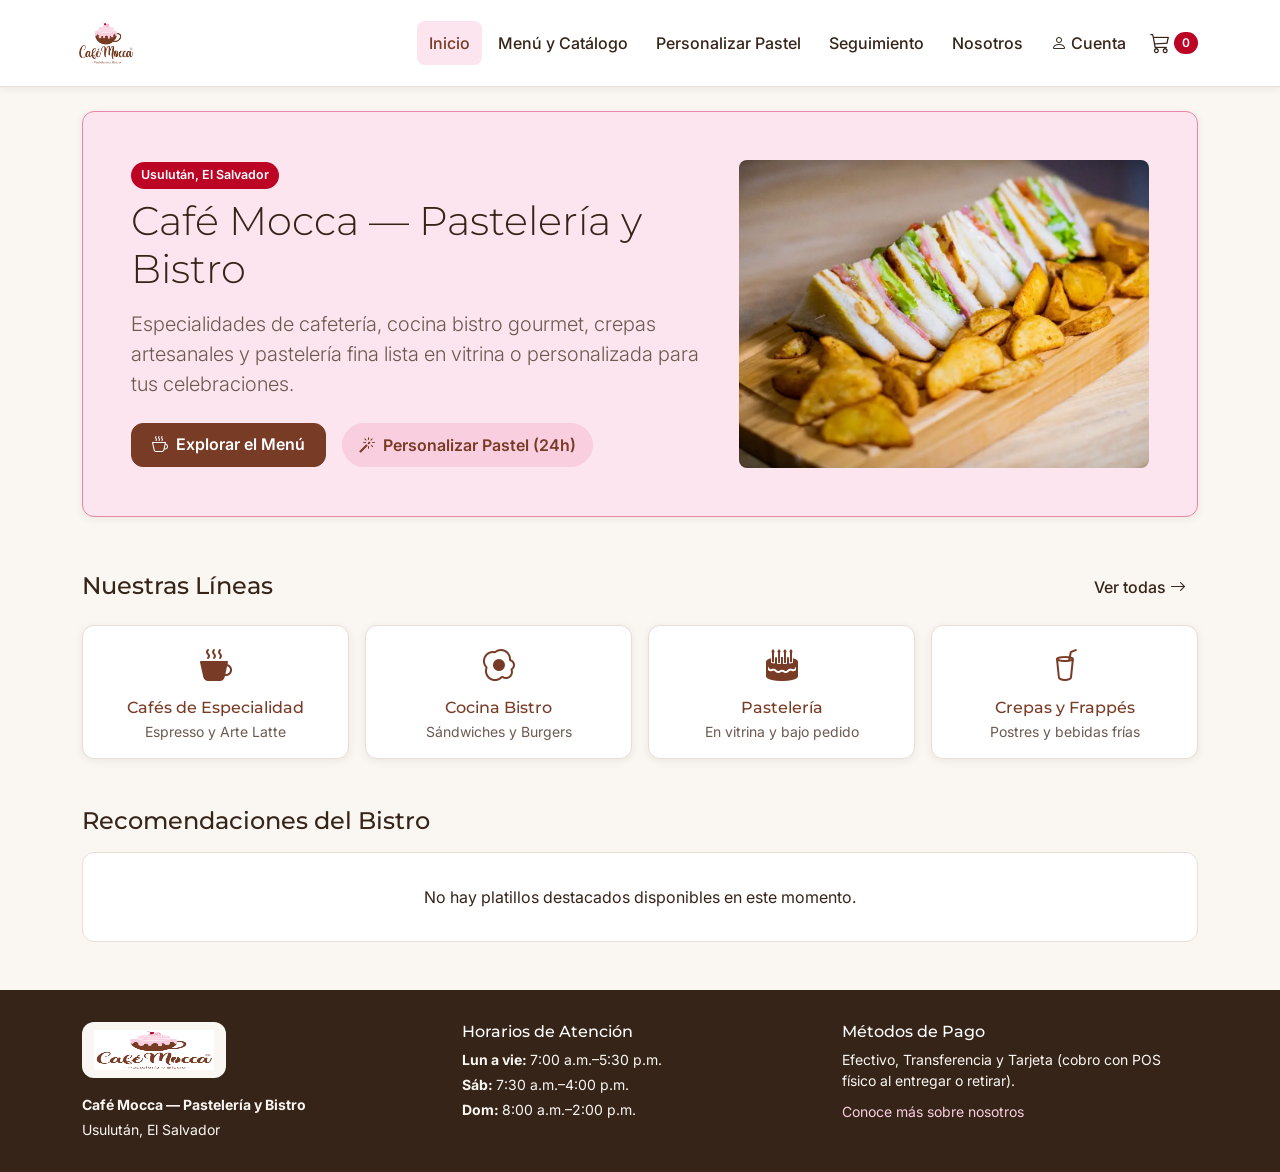
<file: index.html>
<!DOCTYPE html>
<html lang="es">
<head>
  <meta charset="UTF-8">
  <meta name="viewport" content="width=device-width, initial-scale=1.0">
  <title>Café Mocca — Pastelería y Bistro | Inicio</title>

  <link rel="preconnect" href="https://fonts.googleapis.com">
  <link rel="preconnect" href="https://fonts.gstatic.com" crossorigin>
  <link href="https://fonts.googleapis.com/css2?family=Inter:wght@400;500;600&family=Montserrat:wght@600;700&display=swap" rel="stylesheet">
  <link rel="stylesheet" href="https://cdn.jsdelivr.net/npm/bootstrap@5.3.3/dist/css/bootstrap.min.css" integrity="sha384-QWTKZyjpPEjISv5WaRU9OFeRpok6YctnYmDr5pNlyT2bRjXh0JMhjY6hW+ALEwIH" crossorigin="anonymous">
  <link rel="stylesheet" href="https://cdn.jsdelivr.net/npm/bootstrap-icons@1.11.3/font/bootstrap-icons.min.css">

  <link rel="stylesheet" href="css/tokens.css">
  <link rel="stylesheet" href="css/base.css">
  <link rel="stylesheet" href="css/components.css">
</head>
<body>

  <header class="mocca-navbar sticky-top">
    <nav class="navbar navbar-expand-lg container py-2" aria-label="Navegación principal">
      <a class="navbar-brand d-flex align-items-center" href="index.html">
        <img src="img/logo/logo-cafe-mocca.webp" alt="Logo oficial de Café Mocca — Pastelería y Bistro" class="mocca-logo-header" width="140" height="44" loading="lazy">
      </a>

      <div class="d-flex align-items-center gap-2 order-lg-3">
        <a href="carrito.html" class="mocca-nav-link position-relative" aria-label="Ver carrito de compras">
          <i class="bi bi-cart3 fs-5" aria-hidden="true"></i>
          <span id="nav-cart-count" class="mocca-cart-badge ms-1">0</span>
        </a>
        <button class="navbar-toggler" type="button" data-bs-toggle="collapse" data-bs-target="#menuPrincipal" aria-controls="menuPrincipal" aria-expanded="false" aria-label="Abrir menú de navegación">
          <span class="navbar-toggler-icon"></span>
        </button>
      </div>

      <div class="collapse navbar-collapse order-lg-2" id="menuPrincipal">
        <ul class="navbar-nav ms-auto mb-2 mb-lg-0 gap-1">
          <li class="nav-item"><a class="mocca-nav-link active" aria-current="page" href="index.html">Inicio</a></li>
          <li class="nav-item"><a class="mocca-nav-link" href="catalogo.html">Menú y Catálogo</a></li>
          <li class="nav-item"><a class="mocca-nav-link" href="personalizar.html">Personalizar Pastel</a></li>
          <li class="nav-item"><a class="mocca-nav-link" href="seguimiento.html">Seguimiento</a></li>
          <li class="nav-item"><a class="mocca-nav-link" href="nosotros.html">Nosotros</a></li>
          <li class="nav-item"><a class="mocca-nav-link" href="login.html"><i class="bi bi-person me-1" aria-hidden="true"></i>Cuenta</a></li>
        </ul>
      </div>
    </nav>
  </header>

  <main class="container py-4">
    <!-- Hero Principal -->
    <section class="mocca-hero p-4 p-lg-5 mb-5" aria-labelledby="hero-titulo">
      <div class="row align-items-center g-4">
        <div class="col-12 col-lg-7">
          <span class="mocca-badge mocca-badge-cereza mb-2">Usulután, El Salvador</span>
          <h1 id="hero-titulo" class="display-6 mb-3">Café Mocca — Pastelería y Bistro</h1>
          <p class="lead texto-suave mb-4">
            Especialidades de cafetería, cocina bistro gourmet, crepas artesanales y pastelería fina lista en vitrina o personalizada para tus celebraciones.
          </p>
          <div class="d-flex flex-wrap gap-3">
            <!-- Único botón primario de la pantalla -->
            <a href="catalogo.html" class="btn btn-primary">
              <i class="bi bi-cup-hot me-2" aria-hidden="true"></i>Explorar el Menú
            </a>
            <a href="personalizar.html" class="btn-mocca-secondary">
              <i class="bi bi-magic me-2" aria-hidden="true"></i>Personalizar Pastel (24h)
            </a>
          </div>
        </div>
        <div class="col-12 col-lg-5">
          <div class="mocca-card-img-wrapper rounded-3">
            <img src="img/productos/club-sandwich.webp" alt="Platillos de especialidad y café en Café Mocca Bistro" class="mocca-card-img" width="500" height="375" loading="lazy">
          </div>
        </div>
      </div>
    </section>

    <!-- Categorías Rápidas -->
    <section class="mb-5" aria-labelledby="categorias-titulo">
      <div class="d-flex justify-content-between align-items-center mb-3">
        <h2 id="categorias-titulo" class="h4 mb-0">Nuestras Líneas</h2>
        <a href="catalogo.html" class="mocca-nav-link">Ver todas <i class="bi bi-arrow-right ms-1" aria-hidden="true"></i></a>
      </div>
      <div class="row g-3">
        <div class="col-6 col-md-3">
          <a href="catalogo.html" class="mocca-card p-3 text-decoration-none text-center">
            <i class="bi bi-cup-hot-fill fs-2 mb-2" aria-hidden="true"></i>
            <h3 class="h6 mb-1">Cafés de Especialidad</h3>
            <p class="small texto-suave mb-0">Espresso y Arte Latte</p>
          </a>
        </div>
        <div class="col-6 col-md-3">
          <a href="catalogo.html" class="mocca-card p-3 text-decoration-none text-center">
            <i class="bi bi-egg-fried fs-2 mb-2" aria-hidden="true"></i>
            <h3 class="h6 mb-1">Cocina Bistro</h3>
            <p class="small texto-suave mb-0">Sándwiches y Burgers</p>
          </a>
        </div>
        <div class="col-6 col-md-3">
          <a href="catalogo.html" class="mocca-card p-3 text-decoration-none text-center">
            <i class="bi bi-cake2-fill fs-2 mb-2" aria-hidden="true"></i>
            <h3 class="h6 mb-1">Pastelería</h3>
            <p class="small texto-suave mb-0">En vitrina y bajo pedido</p>
          </a>
        </div>
        <div class="col-6 col-md-3">
          <a href="catalogo.html" class="mocca-card p-3 text-decoration-none text-center">
            <i class="bi bi-cup-straw fs-2 mb-2" aria-hidden="true"></i>
            <h3 class="h6 mb-1">Crepas y Frappés</h3>
            <p class="small texto-suave mb-0">Postres y bebidas frías</p>
          </a>
        </div>
      </div>
    </section>

    <!-- Productos Destacados -->
    <section aria-labelledby="destacados-titulo">
      <div class="d-flex justify-content-between align-items-center mb-3">
        <h2 id="destacados-titulo" class="h4 mb-0">Recomendaciones del Bistro</h2>
      </div>
      <div id="home-estado" class="mocca-state-box" role="status" aria-live="polite">
        Cargando especialidades de Café Mocca...
      </div>
      <div id="home-destacados-grid" class="row g-4"></div>
    </section>
  </main>

  <footer class="mocca-footer">
    <div class="container">
      <div class="row g-4">
        <div class="col-12 col-md-4">
          <div class="mocca-footer-logo-box mb-3">
            <img src="img/logo/logo-cafe-mocca.webp" alt="Café Mocca — Pastelería y Bistro" width="120" height="40" loading="lazy">
          </div>
          <p class="small mb-1"><strong>Café Mocca — Pastelería y Bistro</strong></p>
          <p class="small mb-0">Usulután, El Salvador</p>
        </div>
        <div class="col-12 col-md-4">
          <h2 class="h6 text-white mb-2">Horarios de Atención</h2>
          <ul id="footer-horarios-lista" class="list-unstyled small mb-0">
            <li>Cargando horarios...</li>
          </ul>
        </div>
        <div class="col-12 col-md-4">
          <h2 class="h6 text-white mb-2">Métodos de Pago</h2>
          <p class="small mb-2">Efectivo, Transferencia y Tarjeta (cobro con POS físico al entregar o retirar).</p>
          <a href="nosotros.html" class="small">Conoce más sobre nosotros</a>
        </div>
      </div>
    </div>
  </footer>

  <!-- Toast de notificación -->
  <div class="toast-container position-fixed bottom-0 end-0 p-3">
    <div id="mocca-toast" class="toast align-items-center border-0 mocca-badge-ok" role="status" aria-live="polite" aria-atomic="true">
      <div class="d-flex">
        <div id="mocca-toast-msg" class="toast-body">Producto agregado</div>
        <button type="button" class="btn-close me-2 m-auto" data-bs-dismiss="toast" aria-label="Cerrar notificación"></button>
      </div>
    </div>
  </div>

  <script src="https://cdn.jsdelivr.net/npm/bootstrap@5.3.3/dist/js/bootstrap.bundle.min.js" integrity="sha384-YvpcrYf0tY3lHB60NNkmXc5s9fDVZLESaAA55NDzOxhy9GkcIdslK1eN7N6jIeHz" crossorigin="anonymous"></script>
  <script src="js/config.js"></script>
  <script src="js/ui.js"></script>
</body>
</html>
</file>
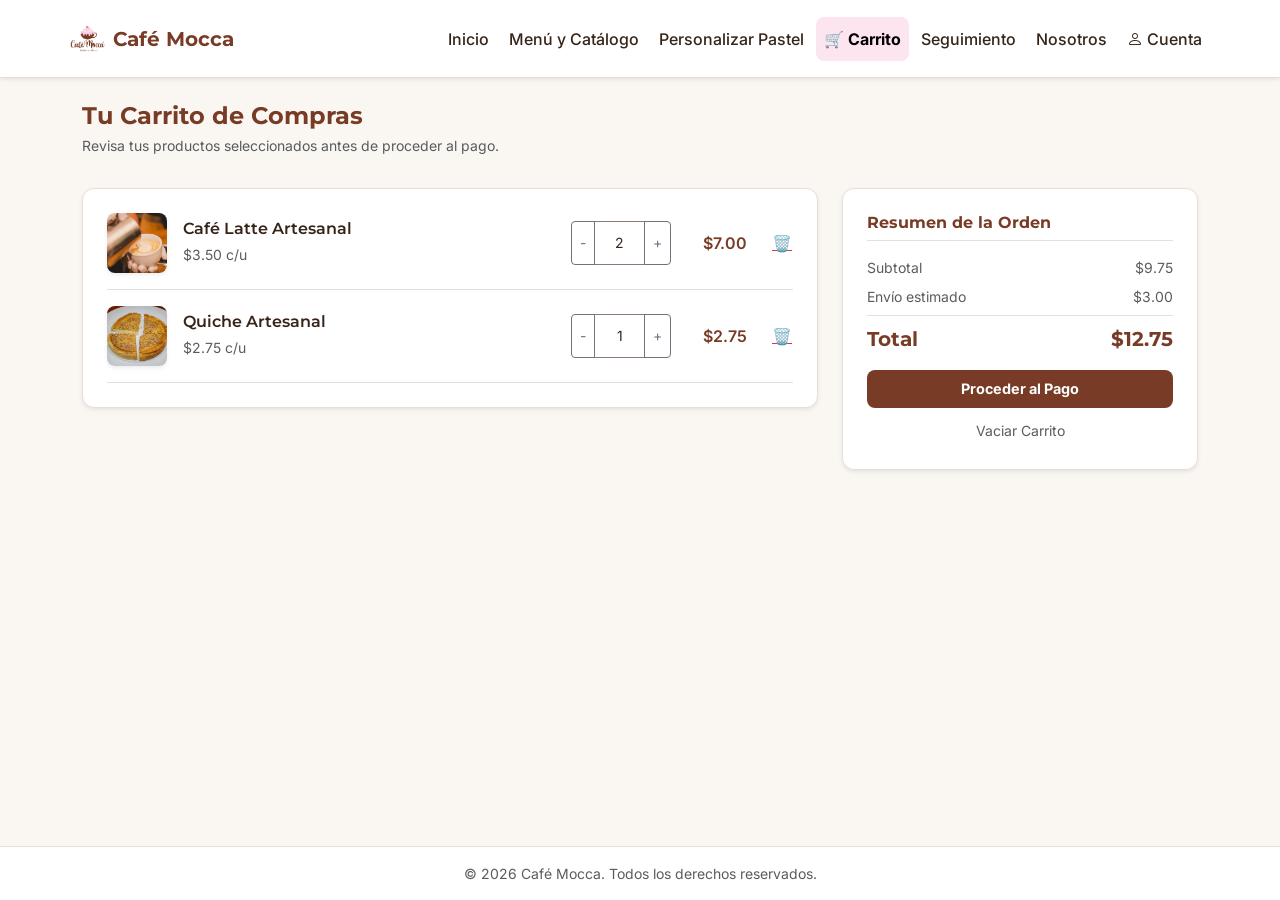
<file: carrito.html>
<!DOCTYPE html>
<html lang="es">
<head>
    <meta charset="UTF-8">
    <meta name="viewport" content="width=device-width, initial-scale=1.0">
    <title>Café Mocca — Tu Carrito</title>

    <!-- Bootstrap 5.3 CDN -->
    <link href="https://cdn.jsdelivr.net/npm/bootstrap@5.3.0/dist/css/bootstrap.min.css" rel="stylesheet">
    <!-- Bootstrap Icons -->
    <link rel="stylesheet" href="https://cdn.jsdelivr.net/npm/bootstrap-icons@1.10.5/font/bootstrap-icons.css">
    
    <!-- Google Fonts Oficiales -->
    <link rel="preconnect" href="https://fonts.googleapis.com">
    <link rel="preconnect" href="https://fonts.gstatic.com" crossorigin>
    <link href="https://fonts.googleapis.com/css2?family=Inter:wght@400;500;600&family=Montserrat:wght@600;700&display=swap" rel="stylesheet">

    <!-- Hojas de estilo del proyecto -->
    <link rel="stylesheet" href="css/tokens.css">
    <link rel="stylesheet" href="css/base.css">
    <link rel="stylesheet" href="css/components.css">

    </head>
<body class="d-flex flex-column min-vh-100">

    <!-- Header / Navbar Oficial Adaptado de Jaime -->
    <header class="sticky-top bg-white border-bottom shadow-sm py-2">
        <nav class="navbar navbar-expand-lg container">
            <a class="navbar-brand font-title fw-bold fs-5 d-flex align-items-center gap-2 mocca-u-b0166e" href="catalogo.html">
                <img class="mocca-u-48e076" src="img/logo/logo-cafe-mocca.webp" alt="Café Mocca Logo" width="35" height="35" loading="lazy">
                <span>Café Mocca</span>
            </a>

            <button class="navbar-toggler" type="button" data-bs-toggle="collapse" data-bs-target="#menuPrincipal" aria-controls="menuPrincipal" aria-expanded="false" aria-label="Toggle navigation">
                <span class="navbar-toggler-icon"></span>
            </button>

            <div class="collapse navbar-collapse order-lg-2" id="menuPrincipal">
                <ul class="navbar-nav ms-auto mb-2 mb-lg-0 gap-1 align-items-lg-center">
                    <li class="nav-item"><a class="mocca-nav-link nav-link" href="index.html">Inicio</a></li>
                    <li class="nav-item"><a class="mocca-nav-link nav-link" href="catalogo.html">Menú y Catálogo</a></li>
                    <li class="nav-item"><a class="mocca-nav-link nav-link" href="personalizar.html">Personalizar Pastel</a></li>
                    <li class="nav-item"><a class="mocca-nav-link nav-link active fw-bold mocca-u-b0166e" aria-current="page" href="carrito.html">🛒 Carrito</a></li>
                    <li class="nav-item"><a class="mocca-nav-link nav-link" href="seguimiento.html">Seguimiento</a></li>
                    <li class="nav-item"><a class="mocca-nav-link nav-link" href="nosotros.html">Nosotros</a></li>
                    <li class="nav-item"><a class="mocca-nav-link nav-link" href="login.html"><i class="bi bi-person me-1" aria-hidden="true"></i>Cuenta</a></li>
                </ul>
            </div>
        </nav>
    </header>

    <!-- Contenido Principal Carrito -->
    <main class="container py-4 flex-grow-1">
        <div class="row mb-3">
            <div class="col-12">
                <h1 class="font-title fw-bold fs-4 mb-1 mocca-u-b0166e">Tu Carrito de Compras</h1>
                <p class="text-muted small">Revisa tus productos seleccionados antes de proceder al pago.</p>
            </div>
        </div>

        <div class="row g-4">
            <!-- Lista de Productos en el Carrito -->
            <div class="col-12 col-lg-8">
                <div class="mocca-card p-3 p-md-4 shadow-sm">
                    <div id="cart-items-list" class="vstack gap-3">
                        <!-- Se llena dinámicamente con JavaScript -->
                        <div class="text-center py-4 text-muted small">Cargando carrito...</div>
                    </div>
                </div>
            </div>

            <!-- Resumen y Checkout -->
            <div class="col-12 col-lg-4">
                <div class="mocca-card p-4 shadow-sm position-sticky mocca-u-95e44e">
                    <h2 class="font-title fw-bold fs-6 mb-3 pb-2 border-bottom mocca-u-b0166e">Resumen de la Orden</h2>
                    
                    <div class="vstack gap-2 mb-3">
                        <div class="d-flex justify-content-between small text-muted">
                            <span>Subtotal</span>
                            <span id="cart-subtotal">$0.00</span>
                        </div>
                        <div class="d-flex justify-content-between small text-muted">
                            <span>Envío estimado</span>
                            <span id="cart-envio">$3.00</span>
                        </div>
                        <div class="d-flex justify-content-between font-title fw-bold fs-5 pt-2 border-top mocca-u-b0166e">
                            <span>Total</span>
                            <span id="cart-total">$3.00</span>
                        </div>
                    </div>

                    <div class="d-grid gap-2">
                        <a href="checkout.html" id="btn-proceed-checkout" class="btn btn-mocca-primary fw-bold py-2 text-center text-decoration-none">
                            Proceder al Pago
                        </a>
                        <button id="btn-clear-cart" class="btn btn-outline-danger btn-sm rounded-pill border-0 text-muted small py-1">
                            Vaciar Carrito
                        </button>
                    </div>
                </div>
            </div>
        </div>
    </main>

    <!-- Footer -->
    <footer class="py-3 text-center bg-white border-top mt-auto">
        <div class="container">
            <p class="small text-muted mb-0">&copy; 2026 Café Mocca. Todos los derechos reservados.</p>
        </div>
    </footer>

    <!-- Bootstrap 5.3 Bundle JS -->
    <script src="https://cdn.jsdelivr.net/npm/bootstrap@5.3.0/dist/js/bootstrap.bundle.min.js"></script>

    <!-- Script de Gestión del Carrito Sincronizado -->
    <script type="module">
        const STORAGE_KEY = 'mocca_cart_v2';

        let carritoVacidoManualmente = false;

        function renderCart() {
            const container = document.getElementById('cart-items-list');
            let carrito = [];
            
            try {
                carrito = JSON.parse(localStorage.getItem(STORAGE_KEY));
            } catch (e) {
                carrito = null;
            }

            if ((!carrito || carrito.length === 0) && !carritoVacidoManualmente && localStorage.getItem(STORAGE_KEY) === null) {
                carrito = [
                    { nombre: 'Café Latte Artesanal', precio: 3.50, cantidad: 2, imagen: 'img/productos/barista-latte-art.webp' },
                    { nombre: 'Quiche Artesanal', precio: 2.75, cantidad: 1, imagen: 'img/productos/quiche-artesanal.webp' }
                ];
                localStorage.setItem(STORAGE_KEY, JSON.stringify(carrito));
            } else if (!carrito) {
                carrito = [];
            }

            if (carrito.length === 0) {
                container.innerHTML = `
                    <div class="text-center py-5 text-muted">
                        <p class="fs-5 mb-2">🛒 Tu carrito está vacío</p>
                        <a href="catalogo.html" class="btn btn-mocca-secondary btn-sm px-4">Explorar Menú</a>
                    </div>
                `;
                document.getElementById('cart-subtotal').textContent = '$0.00';
                document.getElementById('cart-total').textContent = '$0.00';
                document.getElementById('btn-proceed-checkout').classList.add('disabled');
                return;
            }

            let subtotal = 0;
            let html = '';

            carrito.forEach((item, index) => {
                const itemTotal = item.precio * item.cantidad;
                subtotal += itemTotal;
                
                const imgRuta = item.imagen && item.imagen.trim() !== '' 
                    ? item.imagen 
                    : 'img/productos/barista-latte-art.webp';

                html += `
                    <div class="d-flex justify-content-between align-items-center border-bottom pb-3">
                        <div class="d-flex align-items-center gap-3">
                            <img src="${imgRuta}" alt="${item.nombre}" width="60" height="60" class="rounded-3 shadow-sm mocca-u-072bce" loading="lazy">
                            <div>
                                <h6 class="mb-1 fw-semibold mocca-u-0ed0a1">${item.nombre}</h6>
                                <small class="text-muted">$${item.precio.toFixed(2)} c/u</small>
                            </div>
                        </div>
                        <div class="d-flex align-items-center gap-3">
                            <div class="input-group input-group-sm mocca-u-e3d221">
                                <button class="btn btn-outline-secondary px-2" type="button" onclick="window.updateQuantity(${index}, -1)">-</button>
                                <input type="text" class="form-control text-center bg-white" value="${item.cantidad}" readonly>
                                <button class="btn btn-outline-secondary px-2" type="button" onclick="window.updateQuantity(${index}, 1)">+</button>
                            </div>
                            <span class="fw-semibold text-end mocca-u-574f25">$${itemTotal.toFixed(2)}</span>
                            <button class="btn btn-link text-danger p-0 ms-2" onclick="window.removeItem(${index})" title="Eliminar">🗑️</button>
                        </div>
                    </div>
                `;
            });

            container.innerHTML = html;
            const envio = 3.00;
            const total = subtotal + envio;

            document.getElementById('cart-subtotal').textContent = `$${subtotal.toFixed(2)}`;
            document.getElementById('cart-total').textContent = `$${total.toFixed(2)}`;
            document.getElementById('btn-proceed-checkout').classList.remove('disabled');
        }

        window.updateQuantity = function(index, change) {
            let carrito = JSON.parse(localStorage.getItem(STORAGE_KEY)) || [];
            if (carrito[index]) {
                carrito[index].cantidad += change;
                if (carrito[index].cantidad <= 0) {
                    carrito.splice(index, 1);
                }
                localStorage.setItem(STORAGE_KEY, JSON.stringify(carrito));
                renderCart();
            }
        };

        window.removeItem = function(index) {
            let carrito = JSON.parse(localStorage.getItem(STORAGE_KEY)) || [];
            carrito.splice(index, 1);
            localStorage.setItem(STORAGE_KEY, JSON.stringify(carrito));
            renderCart();
        };

        document.getElementById('btn-clear-cart').addEventListener('click', () => {
            carritoVacidoManualmente = true;
            localStorage.setItem(STORAGE_KEY, JSON.stringify([]));
            renderCart();
        });

        document.addEventListener('DOMContentLoaded', renderCart);
    </script>
</body>
</html>
</file>
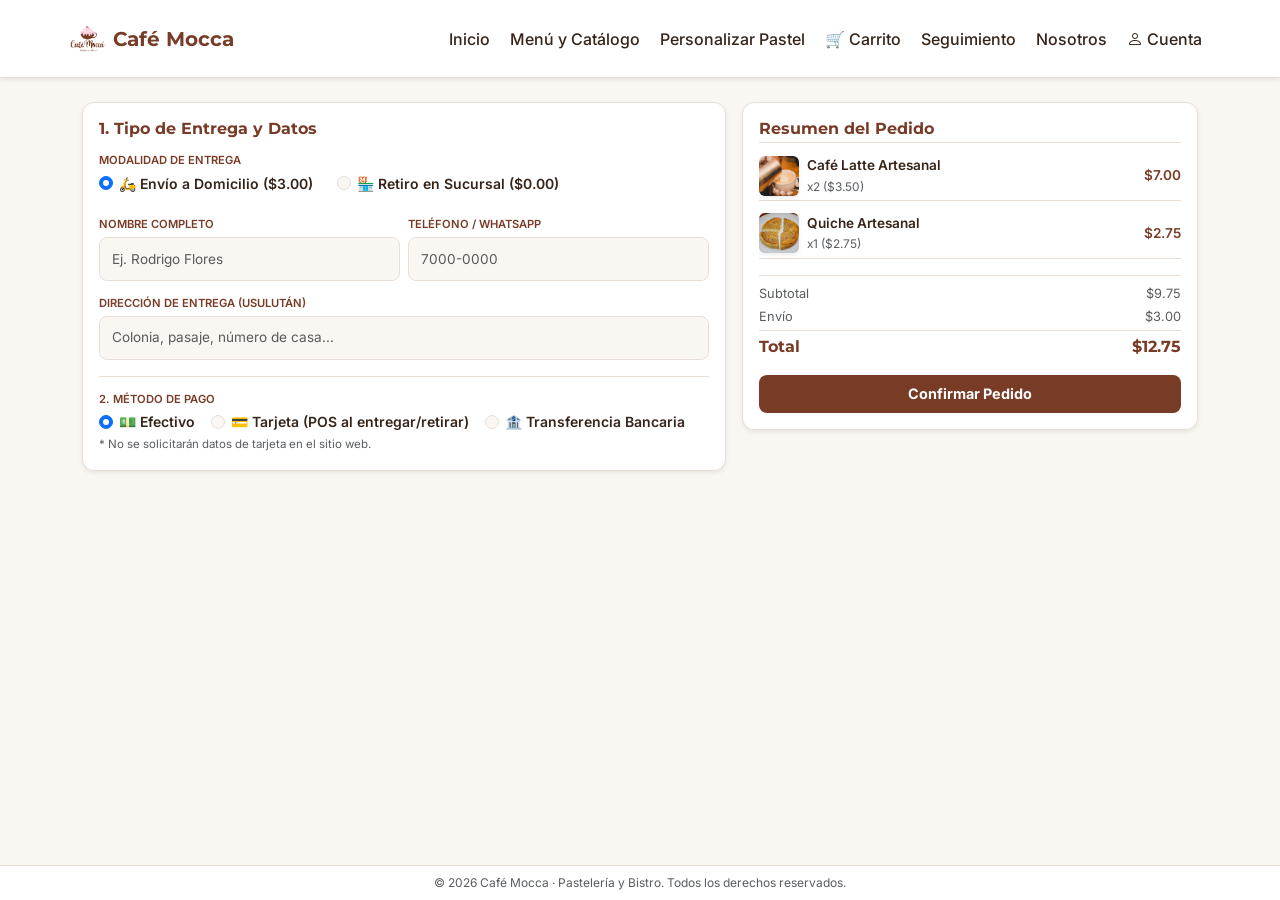
<file: checkout.html>
<!DOCTYPE html>
<html lang="es">
<head>
    <meta charset="UTF-8">
    <meta name="viewport" content="width=device-width, initial-scale=1.0">
    <title>Café Mocca — Finalizar Compra</title>

    <!-- Bootstrap 5.3 CDN -->
    <link href="https://cdn.jsdelivr.net/npm/bootstrap@5.3.0/dist/css/bootstrap.min.css" rel="stylesheet">
    <!-- Bootstrap Icons -->
    <link rel="stylesheet" href="https://cdn.jsdelivr.net/npm/bootstrap-icons@1.10.5/font/bootstrap-icons.css">
    
    <!-- Google Fonts Oficiales -->
    <link rel="preconnect" href="https://fonts.googleapis.com">
    <link rel="preconnect" href="https://fonts.gstatic.com" crossorigin>
    <link href="https://fonts.googleapis.com/css2?family=Inter:wght@400;500;600&family=Montserrat:wght@600;700&display=swap" rel="stylesheet">

    <!-- Hojas de estilo del proyecto -->
    <link rel="stylesheet" href="css/tokens.css">
    <link rel="stylesheet" href="css/base.css">
    <link rel="stylesheet" href="css/components.css">

    </head>
<body class="d-flex flex-column min-vh-100">

    <!-- Header Navbar Oficial Adaptado de Jaime -->
    <header class="sticky-top bg-white border-bottom shadow-sm py-2">
        <nav class="navbar navbar-expand-lg container">
            <a class="navbar-brand font-title fw-bold fs-5 d-flex align-items-center gap-2 mocca-u-b0166e" href="catalogo.html">
                <img class="mocca-u-48e076" src="img/logo/logo-cafe-mocca.webp" alt="Café Mocca Logo" width="35" height="35" loading="lazy">
                <span>Café Mocca</span>
            </a>

            <button class="navbar-toggler" type="button" data-bs-toggle="collapse" data-bs-target="#menuPrincipal" aria-controls="menuPrincipal" aria-expanded="false" aria-label="Toggle navigation">
                <span class="navbar-toggler-icon"></span>
            </button>

            <div class="collapse navbar-collapse order-lg-2" id="menuPrincipal">
                <ul class="navbar-nav ms-auto mb-2 mb-lg-0 gap-1 align-items-lg-center">
                    <li class="nav-item"><a class="mocca-nav-link nav-link" href="index.html">Inicio</a></li>
                    <li class="nav-item"><a class="mocca-nav-link nav-link" href="catalogo.html">Menú y Catálogo</a></li>
                    <li class="nav-item"><a class="mocca-nav-link nav-link" href="personalizar.html">Personalizar Pastel</a></li>
                    <li class="nav-item"><a class="mocca-nav-link nav-link" href="carrito.html">🛒 Carrito</a></li>
                    <li class="nav-item"><a class="mocca-nav-link nav-link" href="seguimiento.html">Seguimiento</a></li>
                    <li class="nav-item"><a class="mocca-nav-link nav-link" href="nosotros.html">Nosotros</a></li>
                    <li class="nav-item"><a class="mocca-nav-link nav-link" href="login.html"><i class="bi bi-person me-1" aria-hidden="true"></i>Cuenta</a></li>
                </ul>
            </div>
        </nav>
    </header>

    <!-- Contenido Principal -->
    <main class="container py-4 flex-grow-1">
        <!-- Alerta de estado -->
        <div id="checkout-alert" class="alert d-none mb-3 border-0 rounded-3 py-2 small mocca-u-52c76a" role="alert">
            <span id="checkout-alert-message"></span>
        </div>

        <form id="form-checkout" novalidate>
            <div class="row g-3 align-items-start">
                
                <!-- Columna Izquierda: Datos de Entrega y Pago -->
                <div class="col-12 col-lg-7">
                    <div class="mocca-card p-3 shadow-sm">
                        <h1 class="font-title fw-bold fs-6 mb-2 mocca-u-b0166e">1. Tipo de Entrega y Datos</h1>
                        
                        <!-- Selector Tipo de Entrega -->
                        <div class="mb-3">
                            <label class="form-label fw-semibold text-uppercase mb-1 mocca-u-9092f1">Modalidad de Entrega</label>
                            <div class="d-flex gap-4">
                                <label class="form-check-custom small fw-semibold">
                                    <input class="form-check-input" type="radio" name="tipoEntrega" id="entregaDomicilio" value="domicilio" checked>
                                    <span>🛵 Envío a Domicilio ($3.00)</span>
                                </label>
                                <label class="form-check-custom small fw-semibold">
                                    <input class="form-check-input" type="radio" name="tipoEntrega" id="entregaRetiro" value="retiro">
                                    <span>🏪 Retiro en Sucursal ($0.00)</span>
                                </label>
                            </div>
                        </div>

                        <div class="row g-2 mb-3">
                            <div class="col-12 col-sm-6">
                                <label for="nombre-envio" class="form-label fw-semibold text-uppercase mb-1 mocca-u-9092f1">Nombre Completo</label>
                                <input type="text" class="form-control form-control-mocca" id="nombre-envio" placeholder="Ej. Rodrigo Flores" required>
                            </div>
                            <div class="col-12 col-sm-6">
                                <label for="telefono-envio" class="form-label fw-semibold text-uppercase mb-1 mocca-u-9092f1">Teléfono / WhatsApp</label>
                                <input type="tel" class="form-control form-control-mocca" id="telefono-envio" placeholder="7000-0000" required>
                            </div>
                            <div class="col-12" id="campo-direccion-container">
                                <label for="direccion-detallada" class="form-label fw-semibold text-uppercase mb-1 mocca-u-9092f1">Dirección de Entrega (Usulután)</label>
                                <input type="text" class="form-control form-control-mocca" id="direccion-detallada" placeholder="Colonia, pasaje, número de casa..." required>
                            </div>
                        </div>

                        <!-- Métodos de Pago -->
                        <div class="pt-2 border-top">
                            <label class="form-label fw-semibold text-uppercase mb-1 mocca-u-9092f1">2. Método de Pago</label>
                            <div class="d-flex flex-wrap gap-3 align-items-center">
                                <label class="form-check-custom small fw-semibold">
                                    <input class="form-check-input" type="radio" name="metodoPago" id="pagoEfectivo" value="efectivo" checked>
                                    <span>💵 Efectivo</span>
                                </label>
                                <label class="form-check-custom small fw-semibold">
                                    <input class="form-check-input" type="radio" name="metodoPago" id="pagoPOS" value="pos">
                                    <span>💳 Tarjeta (POS al entregar/retirar)</span>
                                </label>
                                <label class="form-check-custom small fw-semibold">
                                    <input class="form-check-input" type="radio" name="metodoPago" id="pagoTransferencia" value="transferencia">
                                    <span>🏦 Transferencia Bancaria</span>
                                </label>
                            </div>
                            <small class="text-muted d-block mt-1 mocca-u-606efc">* No se solicitarán datos de tarjeta en el sitio web.</small>
                        </div>
                    </div>
                </div>

                <!-- Columna Derecha: Resumen del Pedido con fotos reales -->
                <div class="col-12 col-lg-5">
                    <div class="mocca-card p-3 shadow-sm">
                        <h2 class="font-title fw-bold fs-6 mb-2 pb-1 border-bottom mocca-u-b0166e">Resumen del Pedido</h2>
                        
                        <div id="checkout-items-list" class="vstack gap-2 mb-3 mocca-u-c1f277">
                            <div class="text-center text-muted small py-1 mocca-u-fb2a71">Cargando productos...</div>
                        </div>

                        <div class="vstack gap-1 border-top pt-2 mb-3">
                            <div class="d-flex justify-content-between text-muted mocca-u-fb2a71">
                                <span>Subtotal</span>
                                <span id="checkout-subtotal">$0.00</span>
                            </div>
                            <div class="d-flex justify-content-between text-muted mocca-u-fb2a71">
                                <span>Envío</span>
                                <span id="checkout-envio">$3.00</span>
                            </div>
                            <div class="d-flex justify-content-between font-title fw-bold fs-6 pt-1 border-top mocca-u-b0166e">
                                <span>Total</span>
                                <span id="checkout-total">$3.00</span>
                            </div>
                        </div>

                        <div class="d-grid">
                            <button type="submit" id="btn-procesar-pedido" class="btn btn-mocca-primary fw-bold py-2">
                                Confirmar Pedido
                            </button>
                        </div>
                    </div>
                </div>

            </div>
        </form>
    </main>

    <!-- Footer -->
    <footer class="py-2 text-center bg-white border-top mt-auto">
        <div class="container">
            <p class="small text-muted mb-0 mocca-u-af89d6">&copy; 2026 Café Mocca · Pastelería y Bistro. Todos los derechos reservados.</p>
        </div>
    </footer>

    <script src="https://cdn.jsdelivr.net/npm/bootstrap@5.3.0/dist/js/bootstrap.bundle.min.js"></script>

    <script type="module">
        const STORAGE_KEY = 'mocca_cart_v2';
        let subtotalGlobal = 0;
        const COSTO_ENVIO = 3.00;

        const radioDomicilio = document.getElementById('entregaDomicilio');
        const radioRetiro = document.getElementById('entregaRetiro');
        const direccionContainer = document.getElementById('campo-direccion-container');
        const direccionInput = document.getElementById('direccion-detallada');

        function actualizarTotales() {
            const esDomicilio = radioDomicilio.checked;
            const envioActual = esDomicilio ? COSTO_ENVIO : 0.00;
            
            document.getElementById('checkout-envio').textContent = `$${envioActual.toFixed(2)}`;
            document.getElementById('checkout-total').textContent = `$${(subtotalGlobal + envioActual).toFixed(2)}`;

            if (esDomicilio) {
                direccionContainer.style.display = 'block';
                direccionInput.setAttribute('required', 'required');
            } else {
                direccionContainer.style.display = 'none';
                direccionInput.removeAttribute('required');
            }
        }

        radioDomicilio.addEventListener('change', actualizarTotales);
        radioRetiro.addEventListener('change', actualizarTotales);

        function cargarResumenCheckout() {
            const listaContainer = document.getElementById('checkout-items-list');
            let carrito = [];
            
            try {
                carrito = JSON.parse(localStorage.getItem(STORAGE_KEY));
            } catch (e) {
                carrito = [];
            }

            if (!carrito || carrito.length === 0) {
                listaContainer.innerHTML = '<div class="text-center text-muted small py-2">El carrito está vacío.</div>';
                subtotalGlobal = 0;
                actualizarTotales();
                document.getElementById('btn-procesar-pedido').disabled = true;
                return;
            }

            subtotalGlobal = 0;
            let htmlContent = '';
            carrito.forEach(item => {
                const totalItem = item.precio * item.cantidad;
                subtotalGlobal += totalItem;
                const imgRuta = item.imagen && item.imagen.trim() !== '' 
                    ? item.imagen 
                    : 'img/productos/barista-latte-art.webp';

                htmlContent += `
                    <div class="d-flex justify-content-between align-items-center py-1 border-bottom mocca-u-e7992d">
                        <div class="d-flex align-items-center gap-2">
                            <img src="${imgRuta}" alt="${item.nombre}" width="40" height="40" class="rounded-2 shadow-sm mocca-u-072bce" loading="lazy">
                            <div>
                                <span class="d-block fw-semibold text-truncate mocca-u-e19bd4">${item.nombre}</span>
                                <small class="text-muted">x${item.cantidad} ($${item.precio.toFixed(2)})</small>
                            </div>
                        </div>
                        <span class="fw-semibold mocca-u-b0166e">$${totalItem.toFixed(2)}</span>
                    </div>
                `;
            });

            listaContainer.innerHTML = htmlContent;
            document.getElementById('checkout-subtotal').textContent = `$${subtotalGlobal.toFixed(2)}`;
            actualizarTotales();
        }

        document.addEventListener('DOMContentLoaded', cargarResumenCheckout);

        document.getElementById('form-checkout').addEventListener('submit', async (e) => {
            e.preventDefault();
            const nombre = document.getElementById('nombre-envio').value.trim();
            const telefono = document.getElementById('telefono-envio').value.trim();
            const esDomicilio = radioDomicilio.checked;
            const direccion = direccionInput.value.trim();

            if (!nombre || !telefono || (esDomicilio && !direccion)) {
                const alertContainer = document.getElementById('checkout-alert');
                alertContainer.classList.remove('d-none');
                document.getElementById('checkout-alert-message').textContent = 'Por favor, completa todos los campos requeridos para el envío.';
                return;
            }

            const btn = document.getElementById('btn-procesar-pedido');
            btn.disabled = true;
            btn.innerHTML = '<span class="spinner-border spinner-border-sm me-2" role="status"></span>Procesando pedido...';

            await new Promise(resolve => setTimeout(resolve, 1200));
            
            localStorage.setItem(STORAGE_KEY, JSON.stringify([]));
            window.location.href = 'seguimiento.html?orden=success';
        });
    </script>
</body>
</html>
</file>
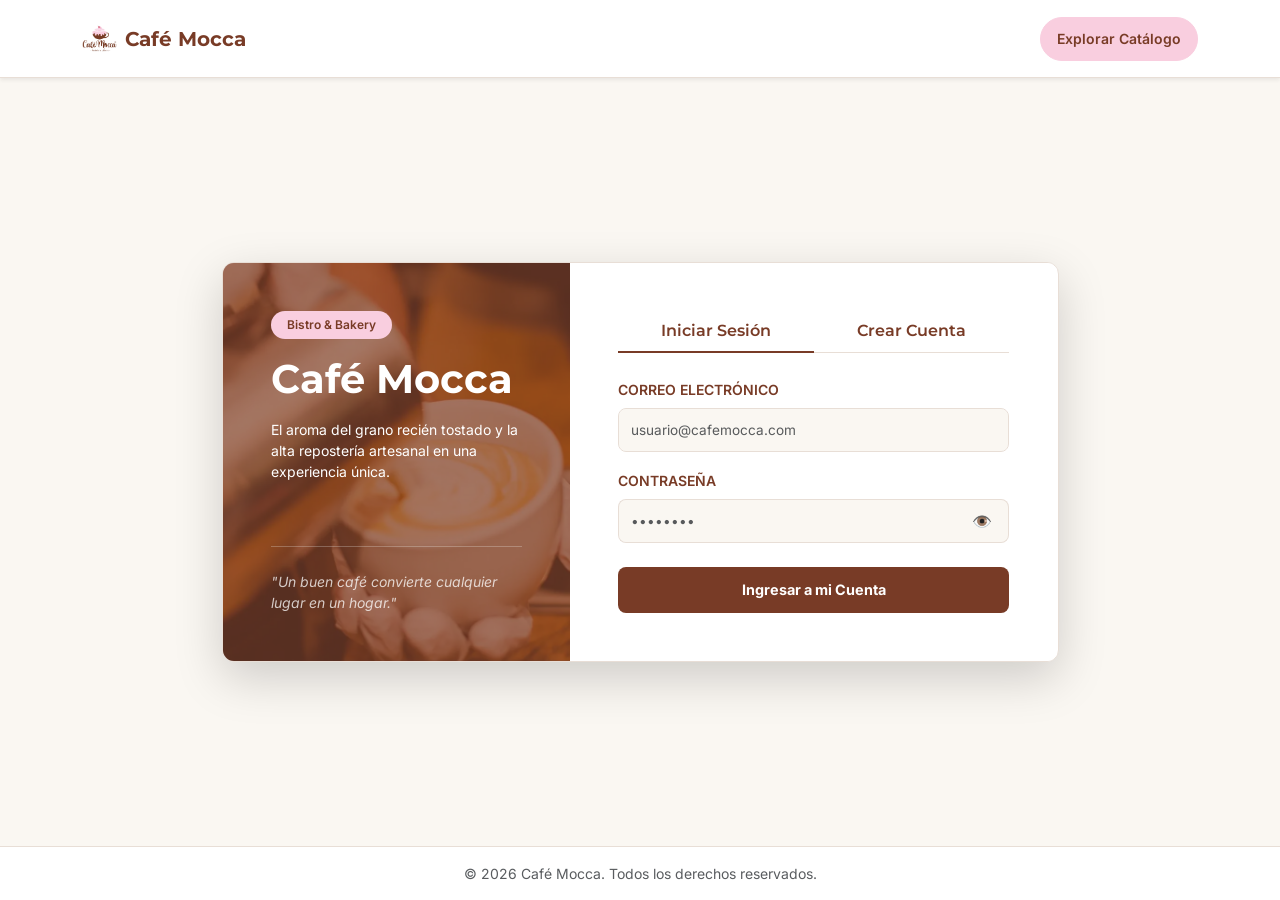
<file: login.html>
<!DOCTYPE html>
<html lang="es">
<head>
    <meta charset="UTF-8">
    <meta name="viewport" content="width=device-width, initial-scale=1.0">
    <title>Café Mocca — Acceso de Usuarios</title>

    <!-- Bootstrap 5.3 CDN -->
    <link href="https://cdn.jsdelivr.net/npm/bootstrap@5.3.0/dist/css/bootstrap.min.css" rel="stylesheet">
    
    <!-- Google Fonts Oficiales: Montserrat (Títulos) e Inter (Cuerpo) -->
    <link rel="preconnect" href="https://fonts.googleapis.com">
    <link rel="preconnect" href="https://fonts.gstatic.com" crossorigin>
    <link href="https://fonts.googleapis.com/css2?family=Inter:wght@400;500;600&family=Montserrat:wght@600;700&display=swap" rel="stylesheet">

    <!-- Hojas de estilo obligatorias del proyecto -->
    <link rel="stylesheet" href="css/tokens.css">
    <link rel="stylesheet" href="css/base.css">
    <link rel="stylesheet" href="css/components.css">

    </head>
<body class="d-flex flex-column min-vh-100">

    <!-- Header Navbar Minimalista -->
    <header class="mocca-navbar sticky-top navbar navbar-expand-lg bg-white border-bottom shadow-sm py-2 py-md-3">
        <div class="container">
            <a class="navbar-brand font-title fw-bold fs-5 d-flex align-items-center gap-2 mocca-u-b0166e" href="catalogo.html">
                <img class="mocca-u-48e076" src="img/logo/logo-cafe-mocca.webp" alt="Café Mocca Logo" width="35" height="35" loading="lazy">
                <span>Café Mocca</span>
            </a>
            <div class="ms-auto">
                <a href="catalogo.html" class="btn btn-mocca-secondary btn-sm px-3 py-2">
                    Explorar Catálogo
                </a>
            </div>
        </div>
    </header>

    <!-- Contenido Principal Split-Screen -->
    <main class="container my-auto py-4 py-md-5 flex-grow-1 d-flex align-items-center">
        <div class="row justify-content-center w-100 g-0">
            <div class="col-12 col-lg-10 col-xl-9">
                
                <div class="mocca-card overflow-hidden shadow-lg border-0 bg-white mocca-u-9e196b">
                    <div class="row g-0">
                        
                        <!-- Columna Izquierda: Banner Visual con Resguardo de Imagen -->
                        <div class="col-md-5 position-relative d-none d-md-flex flex-column justify-content-between p-5 text-white mocca-u-e0829d">
                            <img src="img/productos/barista-latte-art.webp" 
                                 onerror="this.onerror=null; this.src='https://images.unsplash.com/photo-1509440159596-0249088772ff?q=80&w=800&auto=format&fit=crop';" 
                                 alt="Especialidades y café artesanal en Café Mocca" 
                                 width="600" 
                                 height="800" 
                                 loading="lazy" 
                                 class="position-absolute top-0 start-0 w-100 h-100 object-fit-cover mocca-u-b07cea"
                                >
                            
                            <div class="position-relative z-1">
                                <span class="badge px-3 py-2 rounded-pill fw-semibold mb-3 mocca-u-5a2d59">
                                    Bistro & Bakery
                                </span>
                                <h1 class="font-title display-6 fw-bold mb-3 text-white">Café Mocca</h1>
                                <p class="small opacity-90 leading-relaxed mb-0">
                                    El aroma del grano recién tostado y la alta repostería artesanal en una experiencia única.
                                </p>
                            </div>

                            <div class="position-relative z-1 pt-4 border-top border-light border-opacity-25">
                                <p class="small opacity-75 mb-0 fst-italic">"Un buen café convierte cualquier lugar en un hogar."</p>
                            </div>
                        </div>

                        <!-- Columna Derecha: Contenedor con Pestañas (Tabs) -->
                        <div class="col-12 col-md-7 p-4 p-sm-5 bg-white d-flex flex-column justify-content-center">
                            
                            <!-- Pestañas para alternar entre Login y Registro -->
                            <ul class="nav nav-tabs nav-justified border-bottom mb-4" id="authTabs" role="tablist">
                                <li class="nav-item" role="presentation">
                                    <button class="nav-link active py-2" id="login-tab" data-bs-toggle="tab" data-bs-target="#login-panel" type="button" role="tab">
                                        Iniciar Sesión
                                    </button>
                                </li>
                                <li class="nav-item" role="presentation">
                                    <button class="nav-link py-2" id="register-tab" data-bs-toggle="tab" data-bs-target="#register-panel" type="button" role="tab">
                                        Crear Cuenta
                                    </button>
                                </li>
                            </ul>

                            <!-- Alerta de Error Común -->
                            <div id="auth-alert" class="alert d-none mb-3 border-0 rounded-3 mocca-u-52c76a" role="alert">
                                <span id="auth-alert-message"></span>
                            </div>

                            <div class="tab-content" id="authTabsContent">
                                
                                <!-- PANEL 1: INICIAR SESIÓN -->
                                <div class="tab-pane fade show active" id="login-panel" role="tabpanel">
                                    <form id="form-login" novalidate>
                                        <div class="mb-3">
                                            <label for="login-email" class="form-label fw-semibold small text-uppercase mocca-u-b0166e">Correo Electrónico</label>
                                            <input type="email" class="form-control form-control-mocca" id="login-email" placeholder="usuario@cafemocca.com" required autocomplete="email">
                                        </div>

                                        <div class="mb-3">
                                            <label for="login-password" class="form-label fw-semibold small text-uppercase mocca-u-b0166e">Contraseña</label>
                                            <div class="input-group">
                                                <input type="password" class="form-control form-control-mocca border-end-0" id="login-password" placeholder="••••••••" required autocomplete="current-password">
                                                <button class="btn btn-toggle-eye rounded-end-3 px-3" type="button" id="toggle-login-password" aria-label="Mostrar u ocultar contraseña">👁️</button>
                                            </div>
                                        </div>

                                        <div class="d-grid gap-2 mt-4">
                                            <button type="submit" id="btn-login-submit" class="btn btn-mocca-primary min-touch-target fw-bold">
                                                Ingresar a mi Cuenta
                                            </button>
                                        </div>
                                    </form>
                                </div>

                                <!-- PANEL 2: CREAR CUENTA -->
                                <div class="tab-pane fade" id="register-panel" role="tabpanel">
                                    <form id="form-register" novalidate>
                                        <div class="mb-3">
                                            <label for="reg-nombre" class="form-label fw-semibold small text-uppercase mocca-u-b0166e">Nombre Completo</label>
                                            <input type="text" class="form-control form-control-mocca" id="reg-nombre" placeholder="Rodrigo Flores" required>
                                        </div>

                                        <div class="mb-3">
                                            <label for="reg-email" class="form-label fw-semibold small text-uppercase mocca-u-b0166e">Correo Electrónico</label>
                                            <input type="email" class="form-control form-control-mocca" id="reg-email" placeholder="usuario@cafemocca.com" required autocomplete="email">
                                        </div>

                                        <div class="mb-3">
                                            <label for="reg-password" class="form-label fw-semibold small text-uppercase mocca-u-b0166e">Contraseña</label>
                                            <div class="input-group">
                                                <input type="password" class="form-control form-control-mocca border-end-0" id="reg-password" placeholder="••••••••" required autocomplete="new-password">
                                                <button class="btn btn-toggle-eye rounded-end-3 px-3" type="button" id="toggle-reg-password" aria-label="Mostrar u ocultar contraseña">👁️</button>
                                            </div>
                                        </div>

                                        <div class="d-grid gap-2 mt-4">
                                            <button type="submit" id="btn-reg-submit" class="btn btn-mocca-primary min-touch-target fw-bold">
                                                Registrarme en Café Mocca
                                            </button>
                                        </div>
                                    </form>
                                </div>

                            </div>

                        </div>

                    </div>
                </div>

            </div>
        </div>
    </main>

    <!-- Footer -->
    <footer class="py-3 text-center bg-white border-top mt-auto">
        <div class="container">
            <p class="small text-muted mb-0">&copy; 2026 Café Mocca. Todos los derechos reservados.</p>
        </div>
    </footer>

    <!-- Bootstrap 5.3 Bundle JS -->
    <script src="https://cdn.jsdelivr.net/npm/bootstrap@5.3.0/dist/js/bootstrap.bundle.min.js"></script>

    <!-- Script de Autenticación y UI -->
    <script type="module">
        import { loginUser } from './js/auth.js';

        const alertContainer = document.getElementById('auth-alert');
        const alertMsg = document.getElementById('auth-alert-message');

        function showAlert(message) {
            alertContainer.classList.remove('d-none');
            alertMsg.textContent = message;
        }

        function hideAlert() {
            alertContainer.classList.add('d-none');
        }

        function setupPasswordToggle(inputId, toggleBtnId) {
            const btn = document.getElementById(toggleBtnId);
            if (btn) {
                btn.addEventListener('click', (e) => {
                    e.preventDefault();
                    const input = document.getElementById(inputId);
                    if (input) {
                        const isPassword = input.type === 'password';
                        input.type = isPassword ? 'text' : 'password';
                        btn.textContent = isPassword ? '🙈' : '👁️';
                    }
                });
            }
        }

        setupPasswordToggle('login-password', 'toggle-login-password');
        setupPasswordToggle('reg-password', 'toggle-reg-password');

        document.getElementById('form-login').addEventListener('submit', async (e) => {
            e.preventDefault();
            hideAlert();

            const email = document.getElementById('login-email').value.trim();
            const password = document.getElementById('login-password').value.trim();

            if (!email || !password) {
                showAlert('Por favor completa todos los campos.');
                return;
            }

            const btn = document.getElementById('btn-login-submit');
            btn.disabled = true;
            btn.textContent = 'Verificando...';

            try {
                const success = await loginUser(email, password);
                if (success) {
                    window.location.href = 'catalogo.html';
                } else {
                    btn.disabled = false;
                    btn.textContent = 'Ingresar a mi Cuenta';
                }
            } catch (error) {
                showAlert(error.message || 'Credenciales incorrectas.');
                btn.disabled = false;
                btn.textContent = 'Ingresar a mi Cuenta';
            }
        });

        document.getElementById('form-register').addEventListener('submit', async (e) => {
            e.preventDefault();
            hideAlert();

            const nombre = document.getElementById('reg-nombre').value.trim();
            const email = document.getElementById('reg-email').value.trim();
            const password = document.getElementById('reg-password').value.trim();

            if (!nombre || !email || !password) {
                showAlert('Por favor completa todos los campos requeridos.');
                return;
            }

            const btn = document.getElementById('btn-reg-submit');
            btn.disabled = true;
            btn.textContent = 'Procesando...';

            try {
                if (typeof register === 'function') {
                    await register({ nombre, email, password });
                }
                window.location.href = 'catalogo.html';
            } catch (error) {
                if (error.status === 422) {
                    showAlert('Los datos ingresados no cumplen con el formato requerido.');
                } else if (error.status === 429) {
                    showAlert('Demasiadas solicitudes. Por favor espera unos minutos.');
                } else {
                    showAlert(error.message || 'Error al procesar el registro.');
                }
                btn.disabled = false;
                btn.textContent = 'Registrarme en Café Mocca';
            }
        });
    </script>
</body>
</html>
</file>
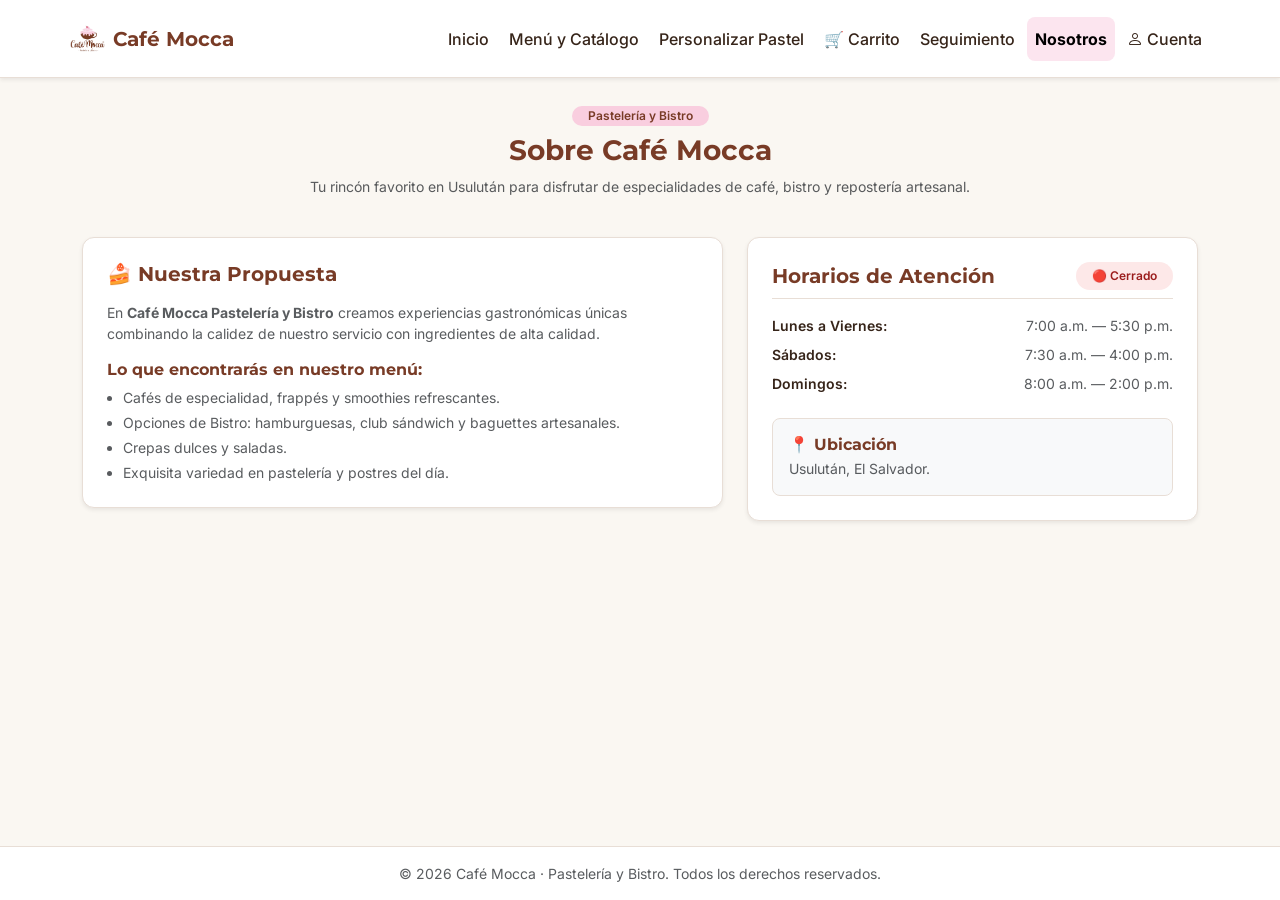
<file: nosotros.html>
<!DOCTYPE html>
<html lang="es">
<head>
    <meta charset="UTF-8">
    <meta name="viewport" content="width=device-width, initial-scale=1.0">
    <title>Café Mocca — Pastelería y Bistro</title>

    <!-- Bootstrap 5.3 CDN -->
    <link href="https://cdn.jsdelivr.net/npm/bootstrap@5.3.0/dist/css/bootstrap.min.css" rel="stylesheet">
    <!-- Bootstrap Icons -->
    <link rel="stylesheet" href="https://cdn.jsdelivr.net/npm/bootstrap-icons@1.10.5/font/bootstrap-icons.css">
    
    <!-- Google Fonts Oficiales -->
    <link rel="preconnect" href="https://fonts.googleapis.com">
    <link rel="preconnect" href="https://fonts.gstatic.com" crossorigin>
    <link href="https://fonts.googleapis.com/css2?family=Inter:wght@400;500;600&family=Montserrat:wght@600;700&display=swap" rel="stylesheet">

    <!-- Hojas de estilo del proyecto -->
    <link rel="stylesheet" href="css/tokens.css">
    <link rel="stylesheet" href="css/base.css">
    <link rel="stylesheet" href="css/components.css">

    </head>
<body class="d-flex flex-column min-vh-100">

    <!-- Header Navbar Oficial Adaptado de Jaime -->
    <header class="sticky-top bg-white border-bottom shadow-sm py-2">
        <nav class="navbar navbar-expand-lg container">
            <a class="navbar-brand font-title fw-bold fs-5 d-flex align-items-center gap-2 mocca-u-b0166e" href="catalogo.html">
                <img class="mocca-u-48e076" src="img/logo/logo-cafe-mocca.webp" alt="Café Mocca Logo" width="35" height="35" loading="lazy">
                <span>Café Mocca</span>
            </a>

            <button class="navbar-toggler" type="button" data-bs-toggle="collapse" data-bs-target="#menuPrincipal" aria-controls="menuPrincipal" aria-expanded="false" aria-label="Toggle navigation">
                <span class="navbar-toggler-icon"></span>
            </button>

            <div class="collapse navbar-collapse order-lg-2" id="menuPrincipal">
                <ul class="navbar-nav ms-auto mb-2 mb-lg-0 gap-1 align-items-lg-center">
                    <li class="nav-item"><a class="mocca-nav-link nav-link" href="index.html">Inicio</a></li>
                    <li class="nav-item"><a class="mocca-nav-link nav-link" href="catalogo.html">Menú y Catálogo</a></li>
                    <li class="nav-item"><a class="mocca-nav-link nav-link" href="personalizar.html">Personalizar Pastel</a></li>
                    <li class="nav-item"><a class="mocca-nav-link nav-link" href="carrito.html">🛒 Carrito</a></li>
                    <li class="nav-item"><a class="mocca-nav-link nav-link" href="seguimiento.html">Seguimiento</a></li>
                    <li class="nav-item"><a class="mocca-nav-link nav-link active fw-bold mocca-u-b0166e" aria-current="page" href="nosotros.html">Nosotros</a></li>
                    <li class="nav-item"><a class="mocca-nav-link nav-link" href="login.html"><i class="bi bi-person me-1" aria-hidden="true"></i>Cuenta</a></li>
                </ul>
            </div>
        </nav>
    </header>

    <!-- Contenido Principal -->
    <main class="container py-4 flex-grow-1">
        <div class="row justify-content-center mb-4 text-center">
            <div class="col-12 col-lg-8">
                <span class="badge px-3 py-1 rounded-pill mb-2 mocca-u-4c1f66">
                    Pastelería y Bistro
                </span>
                <h1 class="font-title fw-bold fs-3 mb-2 mocca-u-b0166e">Sobre Café Mocca</h1>
                <p class="text-muted small">Tu rincón favorito en Usulután para disfrutar de especialidades de café, bistro y repostería artesanal.</p>
            </div>
        </div>

        <div class="row g-4 justify-content-center">
            <!-- Columna Izquierda: Historia y Oferta de Menú -->
            <div class="col-12 col-lg-7">
                <div class="mocca-card p-4 shadow-sm h-100">
                    <h2 class="font-title fw-bold fs-5 mb-3 mocca-u-b0166e">🍰 Nuestra Propuesta</h2>
                    <p class="small text-muted mb-3">
                        En <strong>Café Mocca Pastelería y Bistro</strong> creamos experiencias gastronómicas únicas combinando la calidez de nuestro servicio con ingredientes de alta calidad.
                    </p>
                    <h3 class="font-title fw-bold fs-6 mb-2 mocca-u-b0166e">Lo que encontrarás en nuestro menú:</h3>
                    <ul class="small text-muted mb-0 vstack gap-1 ps-3">
                        <li>Cafés de especialidad, frappés y smoothies refrescantes.</li>
                        <li>Opciones de Bistro: hamburguesas, club sándwich y baguettes artesanales.</li>
                        <li>Crepas dulces y saladas.</li>
                        <li>Exquisita variedad en pastelería y postres del día.</li>
                    </ul>
                </div>
            </div>

            <!-- Columna Derecha: Horarios Oficiales y Estado Dinámico -->
            <div class="col-12 col-lg-5">
                <div class="mocca-card p-4 shadow-sm h-100 d-flex flex-column justify-content-between">
                    <div>
                        <div class="d-flex justify-content-between align-items-center mb-3 pb-2 border-bottom">
                            <h2 class="font-title fw-bold fs-5 mb-0 mocca-u-b0166e">Horarios de Atención</h2>
                            <!-- Indicador Dinámico -->
                            <span id="store-status-badge" class="badge px-3 py-2 rounded-pill fw-semibold mocca-u-af89d6">
                                Verificando...
                            </span>
                        </div>

                        <ul class="list-unstyled small vstack gap-2 mb-4">
                            <li class="d-flex justify-content-between">
                                <span class="fw-semibold">Lunes a Viernes:</span>
                                <span class="text-muted">7:00 a.m. — 5:30 p.m.</span>
                            </li>
                            <li class="d-flex justify-content-between">
                                <span class="fw-semibold">Sábados:</span>
                                <span class="text-muted">7:30 a.m. — 4:00 p.m.</span>
                            </li>
                            <li class="d-flex justify-content-between">
                                <span class="fw-semibold">Domingos:</span>
                                <span class="text-muted">8:00 a.m. — 2:00 p.m.</span>
                            </li>
                        </ul>
                    </div>

                    <div class="bg-light p-3 rounded-3 border">
                        <h4 class="font-title fw-bold fs-6 mb-1 mocca-u-b0166e">📍 Ubicación</h4>
                        <p class="small text-muted mb-0">Usulután, El Salvador.</p>
                    </div>
                </div>
            </div>
        </div>
    </main>

    <!-- Footer -->
    <footer class="py-3 text-center bg-white border-top mt-auto">
        <div class="container">
            <p class="small text-muted mb-0">&copy; 2026 Café Mocca · Pastelería y Bistro. Todos los derechos reservados.</p>
        </div>
    </footer>

    <script src="https://cdn.jsdelivr.net/npm/bootstrap@5.3.0/dist/js/bootstrap.bundle.min.js"></script>

    <script>
        function checkStoreStatus() {
            const now = new Date();
            const day = now.getDay();
            const hour = now.getHours();
            const minutes = now.getMinutes();
            const currentTime = hour * 60 + minutes;

            let isOpen = false;

            if (day >= 1 && day <= 5) {
                if (currentTime >= 420 && currentTime <= 1050) isOpen = true;
            } else if (day === 6) {
                if (currentTime >= 450 && currentTime <= 960) isOpen = true;
            } else if (day === 0) {
                if (currentTime >= 480 && currentTime <= 840) isOpen = true;
            }

            const badge = document.getElementById('store-status-badge');
            if (isOpen) {
                badge.textContent = '🟢 Abierto Ahora';
                badge.style.backgroundColor = 'var(--mocca-exito-bg)';
                badge.style.color = 'var(--mocca-exito-fg)';
            } else {
                badge.textContent = '🔴 Cerrado';
                badge.style.backgroundColor = 'var(--mocca-error-bg)';
                badge.style.color = 'var(--mocca-error-fg)';
            }
        }

        document.addEventListener('DOMContentLoaded', checkStoreStatus);
    </script>
</body>
</html>
</file>
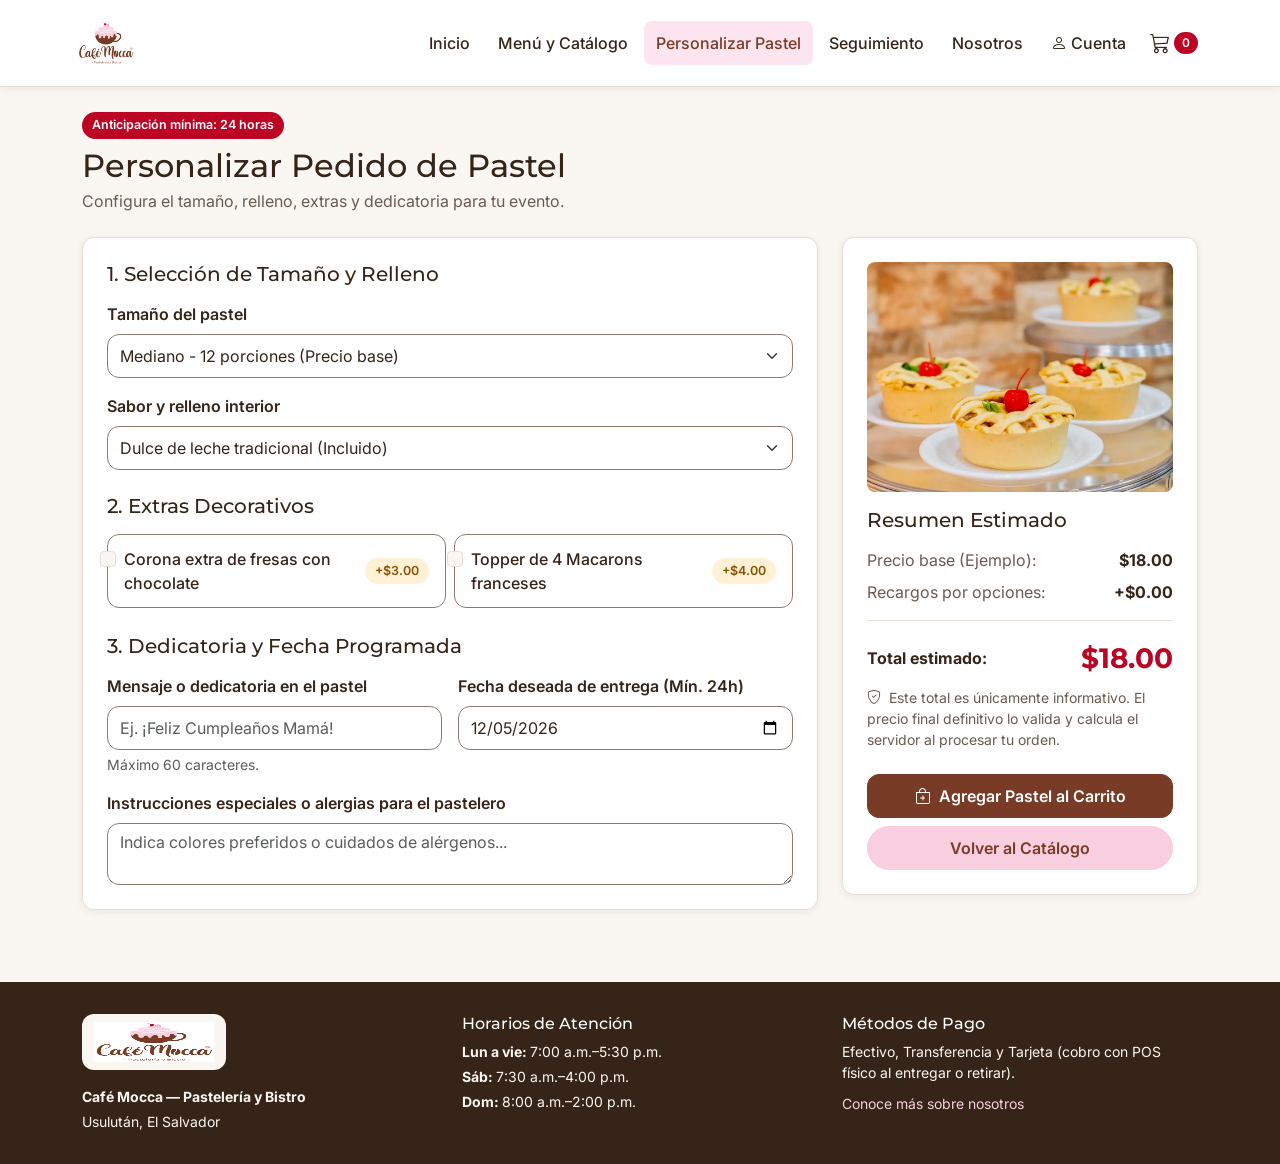
<file: personalizar.html>
<!DOCTYPE html>
<html lang="es">
<head>
  <meta charset="UTF-8">
  <meta name="viewport" content="width=device-width, initial-scale=1.0">
  <title>Personalizar Pastel | Café Mocca — Pastelería y Bistro</title>

  <link rel="preconnect" href="https://fonts.googleapis.com">
  <link rel="preconnect" href="https://fonts.gstatic.com" crossorigin>
  <link href="https://fonts.googleapis.com/css2?family=Inter:wght@400;500;600&family=Montserrat:wght@600;700&display=swap" rel="stylesheet">
  <link rel="stylesheet" href="https://cdn.jsdelivr.net/npm/bootstrap@5.3.3/dist/css/bootstrap.min.css" integrity="sha384-QWTKZyjpPEjISv5WaRU9OFeRpok6YctnYmDr5pNlyT2bRjXh0JMhjY6hW+ALEwIH" crossorigin="anonymous">
  <link rel="stylesheet" href="https://cdn.jsdelivr.net/npm/bootstrap-icons@1.11.3/font/bootstrap-icons.min.css">

  <link rel="stylesheet" href="css/tokens.css">
  <link rel="stylesheet" href="css/base.css">
  <link rel="stylesheet" href="css/components.css">
  <link rel="stylesheet" href="css/admin.css">
</head>
<body>

  <header class="mocca-navbar sticky-top">
    <nav class="navbar navbar-expand-lg container py-2" aria-label="Navegación principal">
      <a class="navbar-brand d-flex align-items-center" href="index.html">
        <img src="img/logo/logo-cafe-mocca.webp" alt="Logo oficial de Café Mocca — Pastelería y Bistro" class="mocca-logo-header" width="140" height="44" loading="lazy">
      </a>

      <div class="d-flex align-items-center gap-2 order-lg-3">
        <a href="carrito.html" class="mocca-nav-link position-relative" aria-label="Ver carrito de compras">
          <i class="bi bi-cart3 fs-5" aria-hidden="true"></i>
          <span id="nav-cart-count" class="mocca-cart-badge ms-1">0</span>
        </a>
        <button class="navbar-toggler" type="button" data-bs-toggle="collapse" data-bs-target="#menuPrincipal" aria-controls="menuPrincipal" aria-expanded="false" aria-label="Abrir menú de navegación">
          <span class="navbar-toggler-icon"></span>
        </button>
      </div>

      <div class="collapse navbar-collapse order-lg-2" id="menuPrincipal">
        <ul class="navbar-nav ms-auto mb-2 mb-lg-0 gap-1">
          <li class="nav-item"><a class="mocca-nav-link" href="index.html">Inicio</a></li>
          <li class="nav-item"><a class="mocca-nav-link" href="catalogo.html">Menú y Catálogo</a></li>
          <li class="nav-item"><a class="mocca-nav-link active" aria-current="page" href="personalizar.html">Personalizar Pastel</a></li>
          <li class="nav-item"><a class="mocca-nav-link" href="seguimiento.html">Seguimiento</a></li>
          <li class="nav-item"><a class="mocca-nav-link" href="nosotros.html">Nosotros</a></li>
          <li class="nav-item"><a class="mocca-nav-link" href="login.html"><i class="bi bi-person me-1" aria-hidden="true"></i>Cuenta</a></li>
        </ul>
      </div>
    </nav>
  </header>

  <main class="container py-4">
    <div class="mb-4">
      <span class="mocca-badge mocca-badge-cereza mb-2">Anticipación mínima: 24 horas</span>
      <h1 class="h2 mb-1">Personalizar Pedido de Pastel</h1>
      <p class="texto-suave mb-0">Configura el tamaño, relleno, extras y dedicatoria para tu evento.</p>
    </div>

    <form id="form-personalizar" class="row g-4" novalidate>
      <!-- Columna de Opciones -->
      <div class="col-12 col-lg-8">
        <div class="mocca-card p-3 p-md-4">
          <h2 class="h5 mb-3">1. Selección de Tamaño y Relleno</h2>

          <div class="mb-3">
            <label for="pers-tamano" class="form-label fw-semibold">Tamaño del pastel</label>
            <select id="pers-tamano" class="form-select" required>
              <option value="Mediano (12 porciones)" data-recargo="0">Mediano - 12 porciones (Precio base)</option>
              <option value="Grande (20 porciones)" data-recargo="8.00">Grande - 20 porciones (+$8.00)</option>
              <option value="Evento Especial (30 porciones)" data-recargo="15.00">Evento Especial - 30 porciones (+$15.00)</option>
            </select>
          </div>

          <div class="mb-4">
            <label for="pers-relleno" class="form-label fw-semibold">Sabor y relleno interior</label>
            <select id="pers-relleno" class="form-select" required>
              <option value="Dulce de leche tradicional" data-recargo="0">Dulce de leche tradicional (Incluido)</option>
              <option value="Nutella con fresas frescas" data-recargo="3.50">Nutella con fresas frescas (+$3.50)</option>
              <option value="Crema de pistacho y frutos rojos" data-recargo="4.50">Crema de pistacho y frutos rojos (+$4.50)</option>
            </select>
          </div>

          <h2 class="h5 mb-3">2. Extras Decorativos</h2>
          <div class="row g-2 mb-4">
            <div class="col-12 col-md-6">
              <div class="form-check mocca-option-card">
                <div>
                  <input class="form-check-input me-2" type="checkbox" id="pers-extra-fresas" data-recargo="3.00">
                  <label class="form-check-label fw-medium" for="pers-extra-fresas">Corona extra de fresas con chocolate</label>
                </div>
                <span class="mocca-badge mocca-badge-aviso">+$3.00</span>
              </div>
            </div>
            <div class="col-12 col-md-6">
              <div class="form-check mocca-option-card">
                <div>
                  <input class="form-check-input me-2" type="checkbox" id="pers-extra-macarons" data-recargo="4.00">
                  <label class="form-check-label fw-medium" for="pers-extra-macarons">Topper de 4 Macarons franceses</label>
                </div>
                <span class="mocca-badge mocca-badge-aviso">+$4.00</span>
              </div>
            </div>
          </div>

          <h2 class="h5 mb-3">3. Dedicatoria y Fecha Programada</h2>
          <div class="row g-3">
            <div class="col-12 col-md-6">
              <label for="pers-dedicatoria" class="form-label fw-semibold">Mensaje o dedicatoria en el pastel</label>
              <input type="text" id="pers-dedicatoria" class="form-control" maxlength="60" placeholder="Ej. ¡Feliz Cumpleaños Mamá!">
              <div class="form-text">Máximo 60 caracteres.</div>
            </div>

            <div class="col-12 col-md-6">
              <label for="pers-fecha" class="form-label fw-semibold">Fecha deseada de entrega (Mín. 24h)</label>
              <input type="date" id="pers-fecha" class="form-control" required>
              <div class="invalid-feedback">La fecha debe ser al menos 24 horas posterior al momento actual.</div>
            </div>

            <div class="col-12">
              <label for="pers-notas" class="form-label fw-semibold">Instrucciones especiales o alergias para el pastelero</label>
              <textarea id="pers-notas" class="form-control" rows="2" maxlength="200" placeholder="Indica colores preferidos o cuidados de alérgenos..."></textarea>
            </div>
          </div>
        </div>
      </div>

      <!-- Columna de Resumen de Totales -->
      <div class="col-12 col-lg-4">
        <aside class="mocca-card p-3 p-md-4" aria-label="Resumen de precio estimado">
          <div class="mocca-card-img-wrapper rounded-3 mb-3">
            <img src="img/productos/pasteleria-encargo-frutas.webp" alt="Vista previa de pastel personalizado Café Mocca" class="mocca-card-img" width="400" height="300" loading="lazy">
          </div>
          <h2 class="h5 mb-3">Resumen Estimado</h2>

          <div class="d-flex justify-content-between mb-2">
            <span class="texto-suave">Precio base (Ejemplo):</span>
            <strong id="pers-precio-base">$27.99</strong>
          </div>
          <div class="d-flex justify-content-between mb-3 pb-3 border-bottom">
            <span class="texto-suave">Recargos por opciones:</span>
            <strong id="pers-precio-recargos">+$0.00</strong>
          </div>
          <div class="d-flex justify-content-between align-items-center mb-2">
            <span class="fw-bold">Total estimado:</span>
            <span id="pers-precio-total" class="mocca-price fs-3">$27.99</span>
          </div>

          <p class="small texto-suave mb-4">
            <i class="bi bi-shield-check me-1" aria-hidden="true"></i>
            Este total es únicamente informativo. El precio final definitivo lo valida y calcula el servidor al procesar tu orden.
          </p>

          <!-- Único botón primario de la pantalla -->
          <button type="submit" class="btn btn-primary w-100 mb-2">
            <i class="bi bi-bag-plus me-2" aria-hidden="true"></i>Agregar Pastel al Carrito
          </button>
          <a href="catalogo.html" class="btn-mocca-secondary w-100">Volver al Catálogo</a>
        </aside>
      </div>
    </form>
  </main>

  <footer class="mocca-footer">
    <div class="container">
      <div class="row g-4">
        <div class="col-12 col-md-4">
          <div class="mocca-footer-logo-box mb-3">
            <img src="img/logo/logo-cafe-mocca.webp" alt="Café Mocca — Pastelería y Bistro" width="120" height="40" loading="lazy">
          </div>
          <p class="small mb-1"><strong>Café Mocca — Pastelería y Bistro</strong></p>
          <p class="small mb-0">Usulután, El Salvador</p>
        </div>
        <div class="col-12 col-md-4">
          <h2 class="h6 text-white mb-2">Horarios de Atención</h2>
          <ul id="footer-horarios-lista" class="list-unstyled small mb-0">
            <li>Cargando horarios...</li>
          </ul>
        </div>
        <div class="col-12 col-md-4">
          <h2 class="h6 text-white mb-2">Métodos de Pago</h2>
          <p class="small mb-2">Efectivo, Transferencia y Tarjeta (cobro con POS físico al entregar o retirar).</p>
          <a href="nosotros.html" class="small">Conoce más sobre nosotros</a>
        </div>
      </div>
    </div>
  </footer>

  <div class="toast-container position-fixed bottom-0 end-0 p-3">
    <div id="mocca-toast" class="toast align-items-center border-0 mocca-badge-ok" role="status" aria-live="polite" aria-atomic="true">
      <div class="d-flex">
        <div id="mocca-toast-msg" class="toast-body">Pastel personalizado agregado</div>
        <button type="button" class="btn-close me-2 m-auto" data-bs-dismiss="toast" aria-label="Cerrar notificación"></button>
      </div>
    </div>
  </div>

  <script src="https://cdn.jsdelivr.net/npm/bootstrap@5.3.3/dist/js/bootstrap.bundle.min.js" integrity="sha384-YvpcrYf0tY3lHB60NNkmXc5s9fDVZLESaAA55NDzOxhy9GkcIdslK1eN7N6jIeHz" crossorigin="anonymous"></script>
  <script src="js/config.js"></script>
  <script src="js/ui.js"></script>
</body>
</html>
</file>
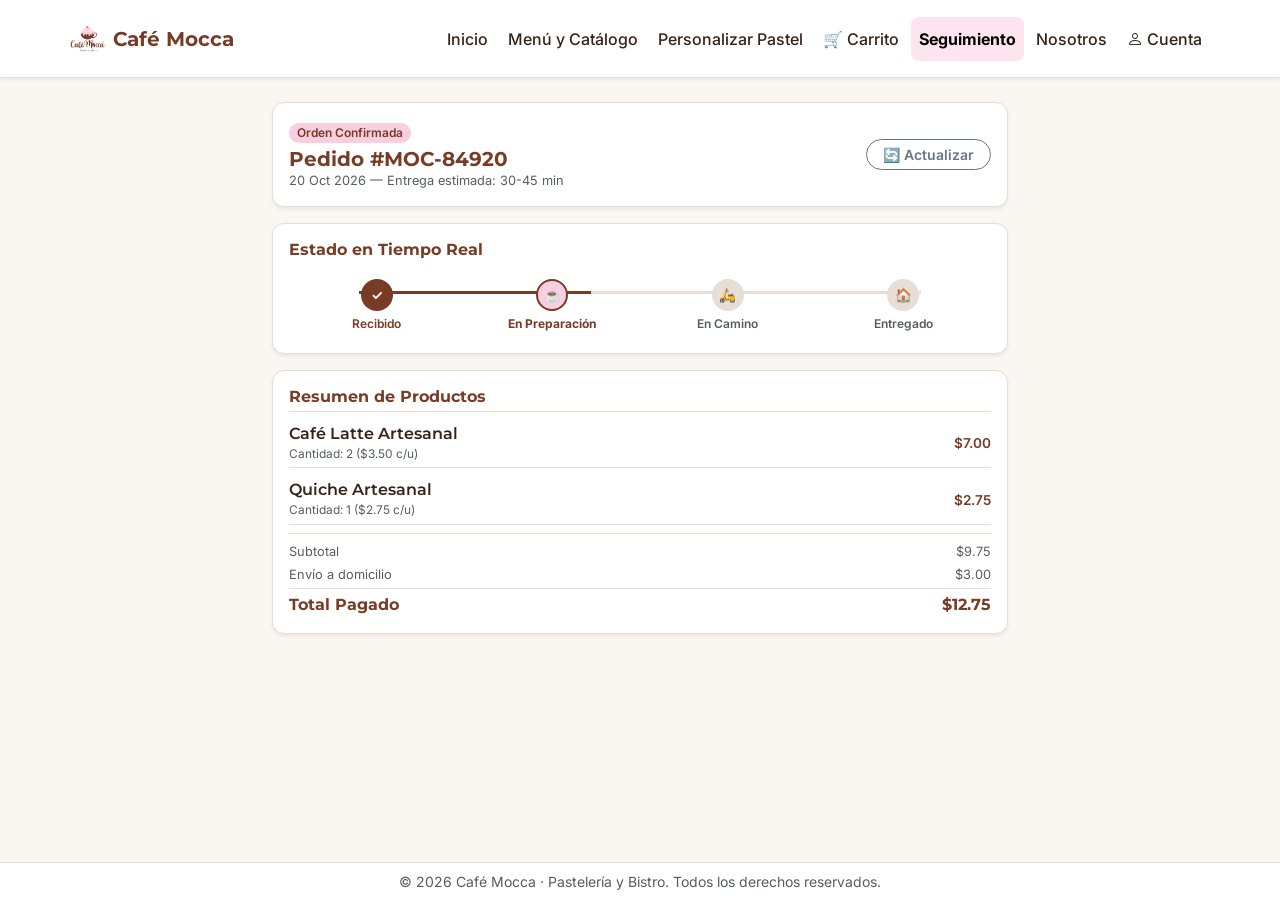
<file: seguimiento.html>
<!DOCTYPE html>
<html lang="es">
<head>
    <meta charset="UTF-8">
    <meta name="viewport" content="width=device-width, initial-scale=1.0">
    <title>Café Mocca — Seguimiento de Pedido</title>

    <!-- Bootstrap 5.3 CDN -->
    <link href="https://cdn.jsdelivr.net/npm/bootstrap@5.3.0/dist/css/bootstrap.min.css" rel="stylesheet">
    <!-- Bootstrap Icons -->
    <link rel="stylesheet" href="https://cdn.jsdelivr.net/npm/bootstrap-icons@1.10.5/font/bootstrap-icons.css">
    
    <!-- Google Fonts Oficiales -->
    <link rel="preconnect" href="https://fonts.googleapis.com">
    <link rel="preconnect" href="https://fonts.gstatic.com" crossorigin>
    <link href="https://fonts.googleapis.com/css2?family=Inter:wght@400;500;600&family=Montserrat:wght@600;700&display=swap" rel="stylesheet">

    <!-- Hojas de estilo del proyecto -->
    <link rel="stylesheet" href="css/tokens.css">
    <link rel="stylesheet" href="css/base.css">
    <link rel="stylesheet" href="css/components.css">

    </head>
<body class="d-flex flex-column min-vh-100">

    <!-- Header Navbar Oficial Adaptado de Jaime -->
    <header class="sticky-top bg-white border-bottom shadow-sm py-2">
        <nav class="navbar navbar-expand-lg container">
            <a class="navbar-brand font-title fw-bold fs-5 d-flex align-items-center gap-2 mocca-u-b0166e" href="catalogo.html">
                <img class="mocca-u-48e076" src="img/logo/logo-cafe-mocca.webp" alt="Café Mocca Logo" width="35" height="35" loading="lazy">
                <span>Café Mocca</span>
            </a>

            <button class="navbar-toggler" type="button" data-bs-toggle="collapse" data-bs-target="#menuPrincipal" aria-controls="menuPrincipal" aria-expanded="false" aria-label="Toggle navigation">
                <span class="navbar-toggler-icon"></span>
            </button>

            <div class="collapse navbar-collapse order-lg-2" id="menuPrincipal">
                <ul class="navbar-nav ms-auto mb-2 mb-lg-0 gap-1 align-items-lg-center">
                    <li class="nav-item"><a class="mocca-nav-link nav-link" href="index.html">Inicio</a></li>
                    <li class="nav-item"><a class="mocca-nav-link nav-link" href="catalogo.html">Menú y Catálogo</a></li>
                    <li class="nav-item"><a class="mocca-nav-link nav-link" href="personalizar.html">Personalizar Pastel</a></li>
                    <li class="nav-item"><a class="mocca-nav-link nav-link" href="carrito.html">🛒 Carrito</a></li>
                    <li class="nav-item"><a class="mocca-nav-link nav-link active fw-bold mocca-u-b0166e" aria-current="page" href="seguimiento.html">Seguimiento</a></li>
                    <li class="nav-item"><a class="mocca-nav-link nav-link" href="nosotros.html">Nosotros</a></li>
                    <li class="nav-item"><a class="mocca-nav-link nav-link" href="login.html"><i class="bi bi-person me-1" aria-hidden="true"></i>Cuenta</a></li>
                </ul>
            </div>
        </nav>
    </header>

    <!-- Contenido Principal -->
    <main class="container py-4 flex-grow-1">
        <div class="row justify-content-center">
            <div class="col-12 col-lg-10 col-xl-8">
                
                <!-- Encabezado de la Orden -->
                <div class="mocca-card p-3 mb-3 shadow-sm">
                    <div class="d-flex justify-content-between align-items-center gap-2">
                        <div>
                            <span id="order-status-badge" class="badge px-2 py-1 rounded-pill fw-semibold mb-1 mocca-u-778e1b">
                                Orden Confirmada
                            </span>
                            <h1 class="font-title fw-bold fs-5 mb-0 mocca-u-b0166e">Pedido #MOC-84920</h1>
                            <p class="text-muted small mb-0 mocca-u-fb2a71">20 Oct 2026 — Entrega estimada: 30-45 min</p>
                        </div>
                        <div>
                            <button class="btn btn-outline-secondary rounded-pill px-3 py-1 btn-sm fw-semibold" onclick="window.location.reload();">
                                🔄 Actualizar
                            </button>
                        </div>
                    </div>
                </div>

                <!-- Banner Alerta de Cancelado (Oculto por defecto) -->
                <div id="cancelled-banner" class="card-cancelled-alert mb-3 d-none shadow-sm">
                    <strong>⚠️ Pedido Cancelado:</strong> Tu orden ha sido cancelada por el establecimiento o a solicitud del cliente. Si realizaste una transferencia, contáctanos a soporte.
                </div>

                <!-- Línea de Tiempo / Stepper -->
                <div id="stepper-container-card" class="mocca-card p-3 mb-3 shadow-sm">
                    <h2 class="font-title fw-bold fs-6 mb-3 mocca-u-b0166e">Estado en Tiempo Real</h2>

                    <div class="step-container py-1">
                        <div class="step-progress-line"></div>
                        <div class="step-progress-fill" id="progress-fill"></div>

                        <div class="step-item completed">
                            <div class="step-icon-box">✓</div>
                            <span class="d-block fw-semibold mocca-u-2411b2">Recibido</span>
                        </div>

                        <div class="step-item active">
                            <div class="step-icon-box">☕</div>
                            <span class="d-block fw-bold mocca-u-2411b2">En Preparación</span>
                        </div>

                        <div class="step-item">
                            <div class="step-icon-box">🛵</div>
                            <span class="d-block fw-semibold text-muted mocca-u-af89d6">En Camino</span>
                        </div>

                        <div class="step-item">
                            <div class="step-icon-box">🏠</div>
                            <span class="d-block fw-semibold text-muted mocca-u-af89d6">Entregado</span>
                        </div>
                    </div>
                </div>

                <!-- Detalle Dinámico de Productos Comprados -->
                <div class="mocca-card p-3 shadow-sm">
                    <h2 class="font-title fw-bold fs-6 mb-2 pb-1 border-bottom mocca-u-b0166e">Resumen de Productos</h2>
                    
                    <div id="seguimiento-items-list" class="vstack gap-2 mb-2">
                        <!-- Se llena dinámicamente con JS -->
                        <div class="text-center text-muted small py-2">Cargando detalles del pedido...</div>
                    </div>

                    <div class="border-top pt-2 vstack gap-1">
                        <div class="d-flex justify-content-between text-muted mocca-u-fb2a71">
                            <span>Subtotal</span>
                            <span id="seg-subtotal">$0.00</span>
                        </div>
                        <div class="d-flex justify-content-between text-muted mocca-u-fb2a71">
                            <span>Envío a domicilio</span>
                            <span id="seg-envio">$3.00</span>
                        </div>
                        <div class="d-flex justify-content-between font-title fw-bold fs-6 pt-1 border-top mocca-u-b0166e">
                            <span>Total Pagado</span>
                            <span id="seg-total">$3.00</span>
                        </div>
                    </div>
                </div>

            </div>
        </div>
    </main>

    <!-- Footer -->
    <footer class="py-2 text-center bg-white border-top mt-auto">
        <div class="container">
            <p class="small text-muted mb-0">&copy; 2026 Café Mocca · Pastelería y Bistro. Todos los derechos reservados.</p>
        </div>
    </footer>

    <script src="https://cdn.jsdelivr.net/npm/bootstrap@5.3.0/dist/js/bootstrap.bundle.min.js"></script>

    <!-- Sincronización dinámica de la orden -->
    <script>
        document.addEventListener('DOMContentLoaded', () => {
            const urlParams = new URLSearchParams(window.location.search);
            const estadoParam = urlParams.get('estado');

            if (estadoParam === 'cancelado') {
                const badge = document.getElementById('order-status-badge');
                badge.textContent = 'Orden Cancelada';
                badge.className = 'badge px-2 py-1 rounded-pill fw-semibold mb-1 badge-cancelled';
                document.getElementById('cancelled-banner').classList.remove('d-none');
                document.getElementById('stepper-container-card').classList.add('d-none');
            }

            // Cargamos los productos desde localStorage (o respaldamos con un ejemplo si viene directo)
            let carrito = [];
            try {
                carrito = JSON.parse(localStorage.getItem('mocca_cart_v2')) || [];
            } catch (e) {
                carrito = [];
            }

            const listaContainer = document.getElementById('seguimiento-items-list');

            if (carrito.length === 0) {
                listaContainer.innerHTML = `
                    <div class="text-center text-muted py-3 small">
                        No hay una orden activa reciente en este momento. <br>
                        <a href="catalogo.html" class="btn btn-mocca-secondary btn-sm mt-2 px-3">Ir al Catálogo</a>
                    </div>
                `;
                document.getElementById('seg-subtotal').textContent = '$0.00';
                document.getElementById('seg-envio').textContent = '$0.00';
                document.getElementById('seg-total').textContent = '$0.00';
                return;
            }

            let subtotal = 0;
            let html = '';

            carrito.forEach(item => {
                const totalItem = item.precio * item.cantidad;
                subtotal += totalItem;
                html += `
                    <div class="d-flex justify-content-between align-items-center py-1 border-bottom mocca-u-e7992d">
                        <div>
                            <h6 class="mb-0 fw-semibold mocca-u-0ed0a1">${item.nombre}</h6>
                            <small class="text-muted">Cantidad: ${item.cantidad} ($${item.precio.toFixed(2)} c/u)</small>
                        </div>
                        <span class="fw-semibold mocca-u-b0166e">$${totalItem.toFixed(2)}</span>
                    </div>
                `;
            });

            listaContainer.innerHTML = html;
            const envio = 3.00;
            const total = subtotal + envio;

            document.getElementById('seg-subtotal').textContent = `$${subtotal.toFixed(2)}`;
            document.getElementById('seg-envio').textContent = `$${envio.toFixed(2)}`;
            document.getElementById('seg-total').textContent = `$${total.toFixed(2)}`;
        });
    </script>
</body>
</html>
</file>
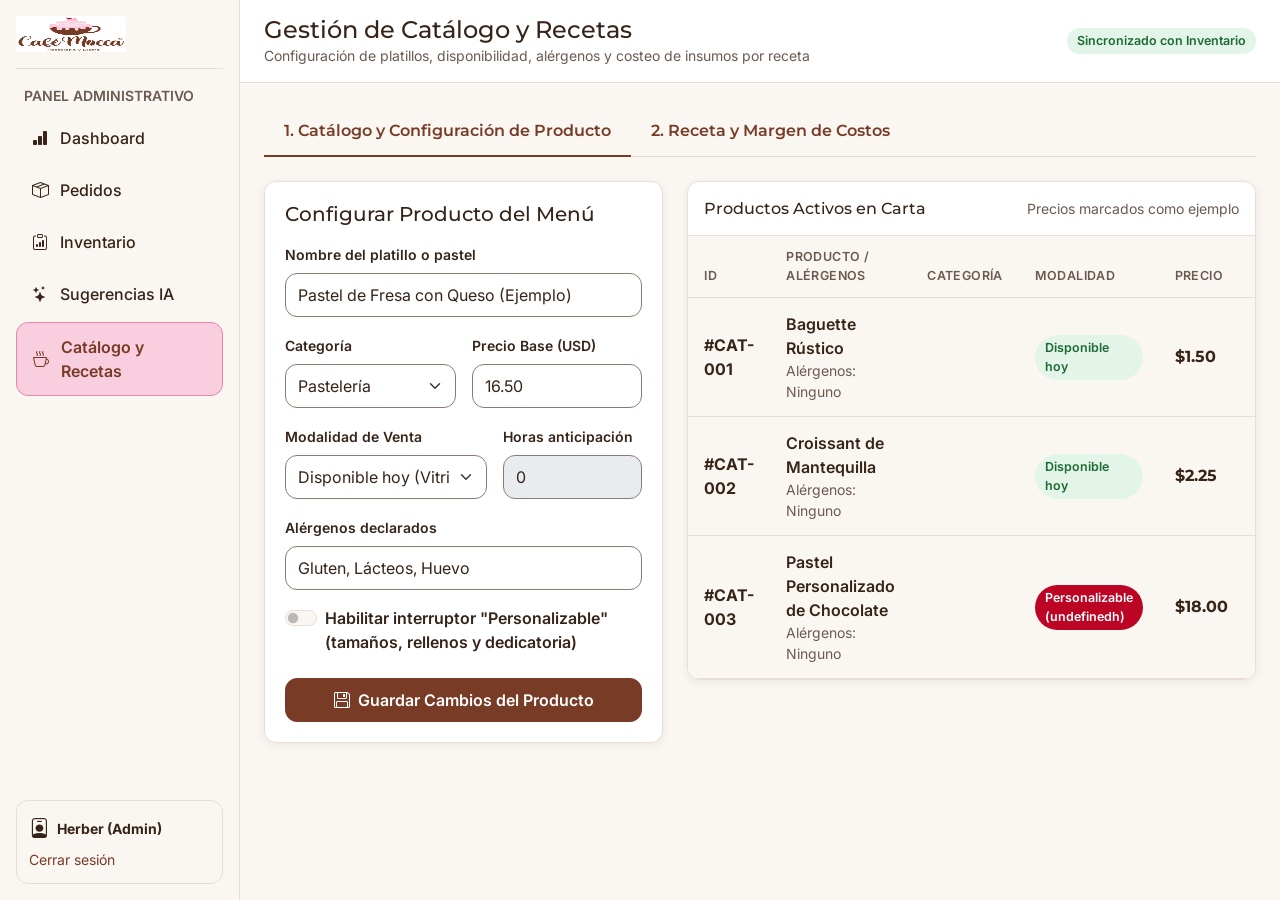
<file: admin/catalogo.html>
<!DOCTYPE html>
<html lang="es">
<head>
  <meta charset="UTF-8">
  <meta name="viewport" content="width=device-width, initial-scale=1.0">
  <title>Catálogo y Recetas | Café Mocca — Pastelería y Bistro</title>

  <link rel="preconnect" href="https://fonts.googleapis.com">
  <link rel="preconnect" href="https://fonts.gstatic.com" crossorigin>
  <link href="https://fonts.googleapis.com/css2?family=Inter:wght@400;500;600&family=Montserrat:wght@600;700&display=swap" rel="stylesheet">
  <link rel="stylesheet" href="https://cdn.jsdelivr.net/npm/bootstrap@5.3.3/dist/css/bootstrap.min.css" integrity="sha384-QWTKZyjpPEjISv5WaRU9OFeRpok6YctnYmDr5pNlyT2bRjXh0JMhjY6hW+ALEwIH" crossorigin="anonymous">
  <link rel="stylesheet" href="https://cdn.jsdelivr.net/npm/bootstrap-icons@1.11.3/font/bootstrap-icons.min.css">

  <link rel="stylesheet" href="../css/tokens.css">
  <link rel="stylesheet" href="../css/base.css">
  <link rel="stylesheet" href="../css/components.css">
  <link rel="stylesheet" href="../css/admin.css">
</head>
<body>

  <div class="mocca-admin-wrapper">
    <aside class="offcanvas-lg offcanvas-start mocca-sidebar d-flex flex-column justify-content-between p-3" tabindex="-1" id="sidebarAdmin" aria-labelledby="sidebarAdminLabel">
      <div>
        <div class="d-flex align-items-center justify-content-between pb-3 mb-3 border-bottom">
          <a href="../index.html" class="text-decoration-none d-flex align-items-center gap-2">
            <img src="../img/logo/logo-cafe-mocca.webp" alt="Logo Café Mocca" width="110" height="36" loading="lazy">
          </a>
          <button type="button" class="btn-close d-lg-none" data-bs-dismiss="offcanvas" data-bs-target="#sidebarAdmin" aria-label="Cerrar menú lateral"></button>
        </div>
        <p id="sidebarAdminLabel" class="small texto-suave fw-semibold text-uppercase px-2 mb-2">Panel Administrativo</p>

        <nav aria-label="Menú de administración">
          <ul class="list-unstyled d-flex flex-column gap-1 mb-0">
            <li><a href="dashboard.html" class="mocca-side-link"><i class="bi bi-bar-chart-fill" aria-hidden="true"></i>Dashboard</a></li>
            <li><a href="pedidos.html" class="mocca-side-link"><i class="bi bi-box-seam" aria-hidden="true"></i>Pedidos</a></li>
            <li><a href="inventario.html" class="mocca-side-link"><i class="bi bi-clipboard-data" aria-hidden="true"></i>Inventario</a></li>
            <li><a href="sugerencias-ia.html" class="mocca-side-link"><i class="bi bi-stars" aria-hidden="true"></i>Sugerencias IA</a></li>
            <li><a href="catalogo.html" class="mocca-side-link active" aria-current="page"><i class="bi bi-cup-hot" aria-hidden="true"></i>Catálogo y Recetas</a></li>
          </ul>
        </nav>
      </div>

      <div class="mocca-admin-user-box mt-4">
        <div class="d-flex align-items-center gap-2 mb-1">
          <i class="bi bi-person-badge fs-5" aria-hidden="true"></i>
          <strong class="small">Herber (Admin)</strong>
        </div>
        <a href="../login.html" class="small text-decoration-none">Cerrar sesión</a>
      </div>
    </aside>

    <div class="mocca-admin-main">
      <header class="mocca-admin-topbar d-flex flex-wrap align-items-center justify-content-between gap-3">
        <div class="d-flex align-items-center gap-2">
          <button class="btn-mocca-secondary d-lg-none" type="button" data-bs-toggle="offcanvas" data-bs-target="#sidebarAdmin" aria-controls="sidebarAdmin" aria-label="Abrir menú administrativo">
            <i class="bi bi-list fs-5" aria-hidden="true"></i>
          </button>
          <div>
            <h1 class="h4 mb-0">Gestión de Catálogo y Recetas</h1>
            <p class="small texto-suave mb-0">Configuración de platillos, disponibilidad, alérgenos y costeo de insumos por receta</p>
          </div>
        </div>
        <span class="mocca-badge mocca-badge-ok">Sincronizado con Inventario</span>
      </header>

      <main class="mocca-admin-content">
        <!-- Pestañas: 1. Listado y Ficha de Producto | 2. Receta y Costeo -->
        <ul class="nav nav-tabs mocca-tabs mb-4" id="catalogoAdminTabs" role="tablist">
          <li class="nav-item" role="presentation">
            <button class="nav-link active" id="tab-productos-btn" data-bs-toggle="tab" data-bs-target="#pane-productos" type="button" role="tab" aria-controls="pane-productos" aria-selected="true">
              1. Catálogo y Configuración de Producto
            </button>
          </li>
          <li class="nav-item" role="presentation">
            <button class="nav-link" id="tab-receta-btn" data-bs-toggle="tab" data-bs-target="#pane-receta" type="button" role="tab" aria-controls="pane-receta" aria-selected="false">
              2. Receta y Margen de Costos
            </button>
          </li>
        </ul>

        <div class="tab-content" id="catalogoAdminTabsContent">
          <!-- PESTAÑA 1: Catálogo y Formulario de Producto -->
          <div class="tab-pane fade show active" id="pane-productos" role="tabpanel" aria-labelledby="tab-productos-btn" tabindex="0">
            <div class="row g-4">
              <!-- Formulario de Producto (Requisitos Sección 7) -->
              <div class="col-12 col-xl-5">
                <section class="mocca-kpi-card" aria-labelledby="form-prod-titulo">
                  <h2 id="form-prod-titulo" class="h5 mb-3">Configurar Producto del Menú</h2>
                  <form onsubmit="event.preventDefault(); MoccaUI.mostrarAviso('Producto guardado correctamente.');">
                    <div class="mb-3">
                      <label for="cat-nombre" class="form-label small fw-semibold">Nombre del platillo o pastel</label>
                      <input type="text" id="cat-nombre" class="form-control" value="Pastel de Fresa con Queso (Ejemplo)" required>
                    </div>

                    <div class="row g-3 mb-3">
                      <div class="col-6">
                        <label for="cat-categoria" class="form-label small fw-semibold">Categoría</label>
                        <select id="cat-categoria" class="form-select">
                          <option value="Pastelería" selected>Pastelería</option>
                          <option value="Bistro">Bistro</option>
                          <option value="Cafés">Cafés</option>
                          <option value="Crepas y Postres">Crepas y Postres</option>
                          <option value="Bebidas Frías">Bebidas Frías</option>
                        </select>
                      </div>
                      <div class="col-6">
                        <label for="cat-precio" class="form-label small fw-semibold">Precio Base (USD)</label>
                        <input type="number" id="cat-precio" class="form-control" step="0.01" min="0.50" value="16.50" required>
                      </div>
                    </div>

                    <div class="row g-3 mb-3">
                      <div class="col-7">
                        <label for="cat-disponibilidad" class="form-label small fw-semibold">Modalidad de Venta</label>
                        <select id="cat-disponibilidad" class="form-select">
                          <option value="disponible_hoy" selected>Disponible hoy (Vitrina/Bistro)</option>
                          <option value="bajo_pedido">Bajo pedido (Con anticipación)</option>
                        </select>
                      </div>
                      <div class="col-5">
                        <label for="cat-horas" class="form-label small fw-semibold">Horas anticipación</label>
                        <input type="number" id="cat-horas" class="form-control" value="0" min="0" max="168" disabled>
                      </div>
                    </div>

                    <div class="mb-3">
                      <label for="cat-alergenos" class="form-label small fw-semibold">Alérgenos declarados</label>
                      <input type="text" id="cat-alergenos" class="form-control" value="Gluten, Lácteos, Huevo" placeholder="Ej. Gluten, Lácteos, Frutos secos">
                    </div>

                    <div class="form-check form-switch mb-4">
                      <input class="form-check-input" type="checkbox" role="switch" id="cat-switch-personalizable">
                      <label class="form-check-label fw-semibold" for="cat-switch-personalizable">Habilitar interruptor "Personalizable" (tamaños, rellenos y dedicatoria)</label>
                    </div>

                    <!-- Único botón primario de la pantalla -->
                    <button type="submit" class="btn btn-primary w-100">
                      <i class="bi bi-floppy me-2" aria-hidden="true"></i>Guardar Cambios del Producto
                    </button>
                  </form>
                </section>
              </div>

              <!-- Tabla del Catálogo -->
              <div class="col-12 col-xl-7">
                <section class="mocca-table-card" aria-labelledby="tabla-cat-titulo">
                  <div class="p-3 border-bottom d-flex justify-content-between align-items-center">
                    <h2 id="tabla-cat-titulo" class="h6 mb-0">Productos Activos en Carta</h2>
                    <span class="small texto-suave">Precios marcados como ejemplo</span>
                  </div>
                  <div class="table-responsive">
                    <table class="table mocca-table mb-0">
                      <thead>
                        <tr>
                          <th scope="col">ID</th>
                          <th scope="col">Producto / Alérgenos</th>
                          <th scope="col">Categoría</th>
                          <th scope="col">Modalidad</th>
                          <th scope="col">Precio</th>
                          <th scope="col">Visibilidad</th>
                        </tr>
                      </thead>
                      <tbody id="admin-catalogo-tbody">
                        <tr>
                          <td colspan="6" class="text-center py-4 texto-suave">Cargando catálogo...</td>
                        </tr>
                      </tbody>
                    </table>
                  </div>
                </section>
              </div>
            </div>
          </div>

          <!-- PESTAÑA 2: Receta (Filas de Insumo + Cantidad + Unidad + Costo de línea y Margen de solo lectura) -->
          <div class="tab-pane fade" id="pane-receta" role="tabpanel" aria-labelledby="tab-receta-btn" tabindex="0">
            <section class="mocca-table-card p-3 p-md-4" aria-labelledby="receta-titulo">
              <div class="d-flex flex-wrap justify-content-between align-items-center gap-2 mb-3 pb-3 border-bottom">
                <div>
                  <h2 id="receta-titulo" class="h5 mb-1">Ficha Técnica de Receta: Pastel de Fresa con Queso (Ejemplo)</h2>
                  <p class="small texto-suave mb-0">Desglose de insumos descontados automáticamente del inventario por cada unidad producida.</p>
                </div>
                <span class="mocca-badge mocca-badge-info">Cálculo validado por servidor</span>
              </div>

              <!-- Agregar línea de insumo a la receta -->
              <div class="row g-3 align-items-end mb-4">
                <div class="col-12 col-md-6">
                  <label for="receta-insumo-select" class="form-label small fw-semibold">Seleccionar Insumo o Empaque</label>
                  <select id="receta-insumo-select" class="form-select">
                    <option value="102" data-unidad="kg" data-costo="1.20">Harina de Trigo Pastelería ($1.20 / kg)</option>
                    <option value="103" data-unidad="kg" data-costo="6.50">Queso Crema Artesanal ($6.50 / kg)</option>
                    <option value="104" data-unidad="kg" data-costo="3.80">Fresa Fresca Seleccionada ($3.80 / kg)</option>
                    <option value="105" data-unidad="und" data-costo="0.85">Caja Domo para Pastel Mediano ($0.85 / und)</option>
                  </select>
                </div>
                <div class="col-6 col-md-3">
                  <label for="receta-insumo-cant" class="form-label small fw-semibold">Cantidad por receta</label>
                  <input type="number" id="receta-insumo-cant" class="form-control" step="0.05" min="0.05" value="0.50">
                </div>
                <div class="col-6 col-md-3">
                  <button type="button" id="btn-agregar-linea-receta" class="btn-mocca-secondary w-100">
                    <i class="bi bi-plus-circle me-1" aria-hidden="true"></i>Añadir a Receta
                  </button>
                </div>
              </div>

              <!-- Tabla de Filas de la Receta -->
              <div class="table-responsive mb-4">
                <table class="table mocca-table mb-0">
                  <thead>
                    <tr>
                      <th scope="col">Insumo / Materia Prima</th>
                      <th scope="col">Cantidad</th>
                      <th scope="col">Unidad</th>
                      <th scope="col">Costo de la Línea</th>
                    </tr>
                  </thead>
                  <tbody id="receta-tbody">
                    <tr>
                      <td>Harina de Trigo Pastelería</td>
                      <td>0.60</td>
                      <td>kg</td>
                      <td class="fw-semibold">$0.72</td>
                    </tr>
                    <tr>
                      <td>Queso Crema Artesanal</td>
                      <td>0.50</td>
                      <td>kg</td>
                      <td class="fw-semibold">$3.25</td>
                    </tr>
                    <tr>
                      <td>Fresa Fresca Seleccionada</td>
                      <td>0.45</td>
                      <td>kg</td>
                      <td class="fw-semibold">$1.71</td>
                    </tr>
                    <tr>
                      <td>Caja Domo para Pastel Mediano</td>
                      <td>1</td>
                      <td>und</td>
                      <td class="fw-semibold">$0.85</td>
                    </tr>
                  </tbody>
                </table>
              </div>

              <!-- Pie de Receta (Solo lectura: Costo por unidad, Precio y Margen %) -->
              <div class="row g-3 pt-3 border-top">
                <div class="col-12 col-md-4">
                  <div class="p-3 rounded-3 border">
                    <label for="readonly-costo" class="form-label small texto-suave mb-1">Costo por Unidad (Solo lectura)</label>
                    <input type="text" id="readonly-costo" class="form-control fw-bold" value="$6.53" readonly>
                  </div>
                </div>
                <div class="col-12 col-md-4">
                  <div class="p-3 rounded-3 border">
                    <label for="readonly-precio" class="form-label small texto-suave mb-1">Precio de Venta (Solo lectura)</label>
                    <input type="text" id="readonly-precio" class="form-control fw-bold" value="$16.50" readonly>
                  </div>
                </div>
                <div class="col-12 col-md-4">
                  <div class="p-3 rounded-3 border">
                    <label for="readonly-margen" class="form-label small texto-suave mb-1">Margen de Ganancia % (Servidor)</label>
                    <input type="text" id="readonly-margen" class="form-control fw-bold" value="60.42 %" readonly>
                  </div>
                </div>
              </div>
            </section>
          </div>
        </div>
      </main>
    </div>
  </div>

  <div class="toast-container position-fixed bottom-0 end-0 p-3">
    <div id="mocca-toast" class="toast align-items-center border-0 mocca-badge-ok" role="status" aria-live="polite" aria-atomic="true">
      <div class="d-flex">
        <div id="mocca-toast-msg" class="toast-body">Catálogo actualizado</div>
        <button type="button" class="btn-close me-2 m-auto" data-bs-dismiss="toast" aria-label="Cerrar notificación"></button>
      </div>
    </div>
  </div>

  <script src="https://cdn.jsdelivr.net/npm/bootstrap@5.3.3/dist/js/bootstrap.bundle.min.js" integrity="sha384-YvpcrYf0tY3lHB60NNkmXc5s9fDVZLESaAA55NDzOxhy9GkcIdslK1eN7N6jIeHz" crossorigin="anonymous"></script>
  <script src="../js/config.js"></script>
  <script src="../js/ui.js"></script>
</body>
</html>
</file>
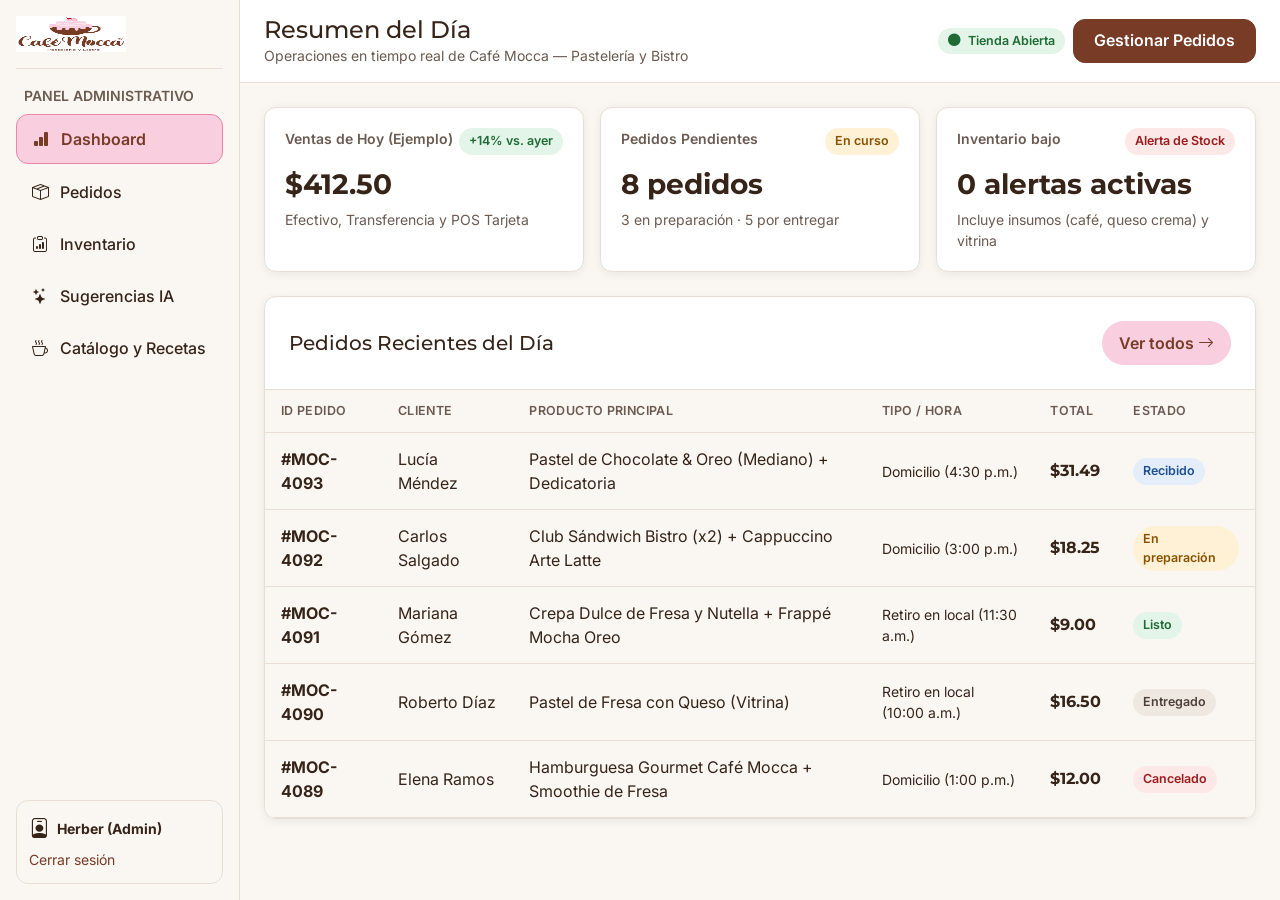
<file: admin/dashboard.html>
<!DOCTYPE html>
<html lang="es">
<head>
  <meta charset="UTF-8">
  <meta name="viewport" content="width=device-width, initial-scale=1.0">
  <title>Dashboard Administrativo | Café Mocca — Pastelería y Bistro</title>

  <link rel="preconnect" href="https://fonts.googleapis.com">
  <link rel="preconnect" href="https://fonts.gstatic.com" crossorigin>
  <link href="https://fonts.googleapis.com/css2?family=Inter:wght@400;500;600&family=Montserrat:wght@600;700&display=swap" rel="stylesheet">
  <link rel="stylesheet" href="https://cdn.jsdelivr.net/npm/bootstrap@5.3.3/dist/css/bootstrap.min.css" integrity="sha384-QWTKZyjpPEjISv5WaRU9OFeRpok6YctnYmDr5pNlyT2bRjXh0JMhjY6hW+ALEwIH" crossorigin="anonymous">
  <link rel="stylesheet" href="https://cdn.jsdelivr.net/npm/bootstrap-icons@1.11.3/font/bootstrap-icons.min.css">

  <link rel="stylesheet" href="../css/tokens.css">
  <link rel="stylesheet" href="../css/base.css">
  <link rel="stylesheet" href="../css/components.css">
  <link rel="stylesheet" href="../css/admin.css">
</head>
<body>

  <div class="mocca-admin-wrapper">
    <!-- Sidebar Fijo en Desktop (>=992px) y Offcanvas en Móvil (<992px) -->
    <aside class="offcanvas-lg offcanvas-start mocca-sidebar d-flex flex-column justify-content-between p-3" tabindex="-1" id="sidebarAdmin" aria-labelledby="sidebarAdminLabel">
      <div>
        <div class="d-flex align-items-center justify-content-between pb-3 mb-3 border-bottom">
          <a href="../index.html" class="text-decoration-none d-flex align-items-center gap-2">
            <img src="../img/logo/logo-cafe-mocca.webp" alt="Logo Café Mocca" width="110" height="36" loading="lazy">
          </a>
          <button type="button" class="btn-close d-lg-none" data-bs-dismiss="offcanvas" data-bs-target="#sidebarAdmin" aria-label="Cerrar menú lateral"></button>
        </div>
        <p id="sidebarAdminLabel" class="small texto-suave fw-semibold text-uppercase px-2 mb-2">Panel Administrativo</p>

        <nav aria-label="Menú de administración">
          <ul class="list-unstyled d-flex flex-column gap-1 mb-0">
            <li><a href="dashboard.html" class="mocca-side-link active" aria-current="page"><i class="bi bi-bar-chart-fill" aria-hidden="true"></i>Dashboard</a></li>
            <li><a href="pedidos.html" class="mocca-side-link"><i class="bi bi-box-seam" aria-hidden="true"></i>Pedidos</a></li>
            <li><a href="inventario.html" class="mocca-side-link"><i class="bi bi-clipboard-data" aria-hidden="true"></i>Inventario</a></li>
            <li><a href="sugerencias-ia.html" class="mocca-side-link"><i class="bi bi-stars" aria-hidden="true"></i>Sugerencias IA</a></li>
            <li><a href="catalogo.html" class="mocca-side-link"><i class="bi bi-cup-hot" aria-hidden="true"></i>Catálogo y Recetas</a></li>
          </ul>
        </nav>
      </div>

      <div class="mocca-admin-user-box mt-4">
        <div class="d-flex align-items-center gap-2 mb-1">
          <i class="bi bi-person-badge fs-5" aria-hidden="true"></i>
          <strong class="small">Herber (Admin)</strong>
        </div>
        <a href="../login.html" class="small text-decoration-none">Cerrar sesión</a>
      </div>
    </aside>

    <!-- Área Principal -->
    <div class="mocca-admin-main">
      <header class="mocca-admin-topbar d-flex flex-wrap align-items-center justify-content-between gap-3">
        <div class="d-flex align-items-center gap-2">
          <button class="btn-mocca-secondary d-lg-none" type="button" data-bs-toggle="offcanvas" data-bs-target="#sidebarAdmin" aria-controls="sidebarAdmin" aria-label="Abrir menú administrativo">
            <i class="bi bi-list fs-5" aria-hidden="true"></i>
          </button>
          <div>
            <h1 class="h4 mb-0">Resumen del Día</h1>
            <p class="small texto-suave mb-0">Operaciones en tiempo real de Café Mocca — Pastelería y Bistro</p>
          </div>
        </div>

        <div class="d-flex align-items-center gap-2">
          <span class="mocca-badge mocca-badge-ok"><i class="bi bi-circle-fill me-1" aria-hidden="true"></i>Tienda Abierta</span>
          <!-- Único botón primario de la pantalla -->
          <a href="pedidos.html" class="btn btn-primary">Gestionar Pedidos</a>
        </div>
      </header>

      <main class="mocca-admin-content">
        <!-- Tarjetas KPI -->
        <section class="row g-3 mb-4" aria-label="Indicadores clave del día">
          <div class="col-12 col-md-4">
            <div class="mocca-kpi-card">
              <div class="d-flex justify-content-between align-items-start mb-2">
                <span class="small texto-suave fw-semibold">Ventas de Hoy (Ejemplo)</span>
                <span class="mocca-badge mocca-badge-ok">+14% vs. ayer</span>
              </div>
              <div class="mocca-kpi-value mb-1">$412.50</div>
              <p class="small texto-suave mb-0">Efectivo, Transferencia y POS Tarjeta</p>
            </div>
          </div>

          <div class="col-12 col-md-4">
            <div class="mocca-kpi-card">
              <div class="d-flex justify-content-between align-items-start mb-2">
                <span class="small texto-suave fw-semibold">Pedidos Pendientes</span>
                <span class="mocca-badge mocca-badge-aviso">En curso</span>
              </div>
              <div class="mocca-kpi-value mb-1">8 pedidos</div>
              <p class="small texto-suave mb-0">3 en preparación · 5 por entregar</p>
            </div>
          </div>

          <!-- KPI corregido según indicación del docente: Inventario bajo (incluye insumos) -->
          <div class="col-12 col-md-4">
            <div class="mocca-kpi-card">
              <div class="d-flex justify-content-between align-items-start mb-2">
                <span class="small texto-suave fw-semibold">Inventario bajo</span>
                <span class="mocca-badge mocca-badge-error">Alerta de Stock</span>
              </div>
              <div id="kpi-inventario-bajo" class="mocca-kpi-value mb-1">2 alertas activas</div>
              <p class="small texto-suave mb-0">Incluye insumos (café, queso crema) y vitrina</p>
            </div>
          </div>
        </section>

        <!-- Tabla de Pedidos Recientes -->
        <section class="mocca-table-card" aria-labelledby="recientes-titulo">
          <div class="p-3 p-md-4 d-flex justify-content-between align-items-center border-bottom">
            <h2 id="recientes-titulo" class="h5 mb-0">Pedidos Recientes del Día</h2>
            <a href="pedidos.html" class="btn-mocca-secondary">Ver todos <i class="bi bi-arrow-right ms-1" aria-hidden="true"></i></a>
          </div>

          <div class="table-responsive">
            <table class="table mocca-table mb-0">
              <thead>
                <tr>
                  <th scope="col">ID Pedido</th>
                  <th scope="col">Cliente</th>
                  <th scope="col">Producto Principal</th>
                  <th scope="col">Tipo / Hora</th>
                  <th scope="col">Total</th>
                  <th scope="col">Estado</th>
                </tr>
              </thead>
              <tbody id="dashboard-pedidos-tbody">
                <tr>
                  <td colspan="6" class="text-center py-4 texto-suave">Cargando pedidos recientes...</td>
                </tr>
              </tbody>
            </table>
          </div>
        </section>
      </main>
    </div>
  </div>

  <script src="https://cdn.jsdelivr.net/npm/bootstrap@5.3.3/dist/js/bootstrap.bundle.min.js" integrity="sha384-YvpcrYf0tY3lHB60NNkmXc5s9fDVZLESaAA55NDzOxhy9GkcIdslK1eN7N6jIeHz" crossorigin="anonymous"></script>
  <script src="../js/config.js"></script>
  <script src="../js/ui.js"></script>
</body>
</html>
</file>
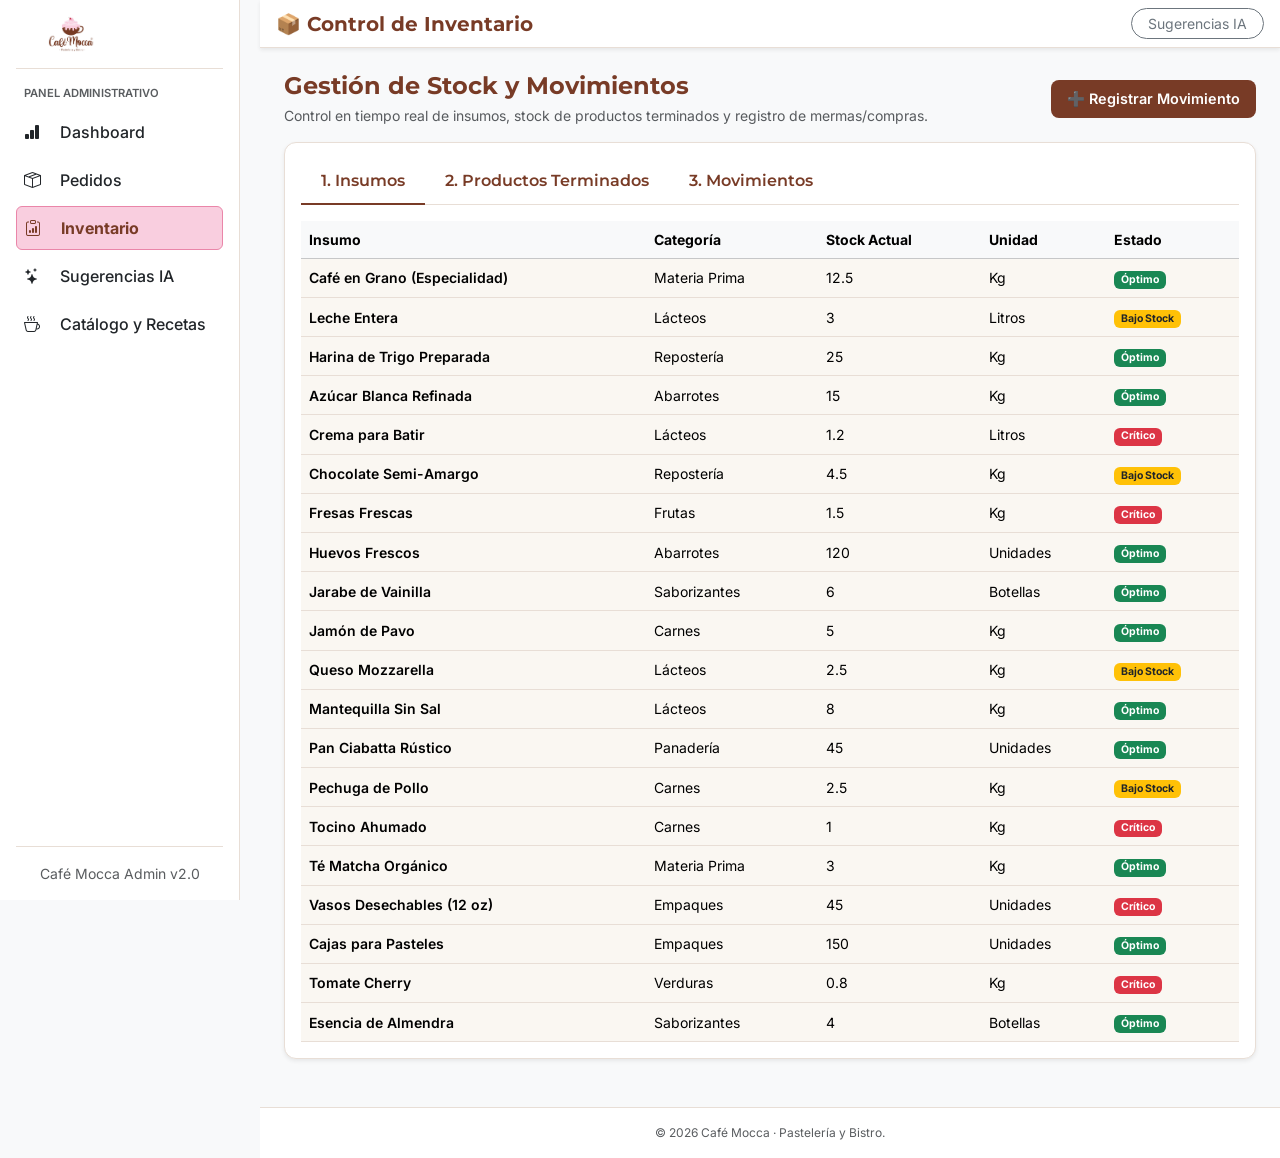
<file: admin/inventario.html>
<!DOCTYPE html>
<html lang="es">
<head>
    <meta charset="UTF-8">
    <meta name="viewport" content="width=device-width, initial-scale=1.0">
    <title>Café Mocca — Control de Inventario</title>

    <!-- Bootstrap 5.3 CDN -->
    <link href="https://cdn.jsdelivr.net/npm/bootstrap@5.3.0/dist/css/bootstrap.min.css" rel="stylesheet">
    <!-- Bootstrap Icons -->
    <link rel="stylesheet" href="https://cdn.jsdelivr.net/npm/bootstrap-icons@1.10.5/font/bootstrap-icons.css">
    
    <!-- Google Fonts -->
    <link rel="preconnect" href="https://fonts.googleapis.com">
    <link rel="preconnect" href="https://fonts.gstatic.com" crossorigin>
    <link href="https://fonts.googleapis.com/css2?family=Inter:wght@400;500;600&family=Montserrat:wght@600;700&display=swap" rel="stylesheet">

    <!-- Hojas de estilo del proyecto -->
    <link rel="stylesheet" href="../css/tokens.css">
    <link rel="stylesheet" href="../css/base.css">
    <link rel="stylesheet" href="../css/components.css">
    <link rel="stylesheet" href="../css/admin.css">
</head>
<body class="d-flex flex-column min-vh-100 bg-light">

    <div class="mocca-admin-wrapper d-flex min-vh-100 position-relative">
        
        <!-- Sidebar Fijo en Desktop (>=992px) y Offcanvas en Móvil (<992px) -->
        <aside class="offcanvas-lg offcanvas-start mocca-sidebar d-flex flex-column justify-content-between p-3 border-end bg-white position-fixed h-100 mocca-u-3e0306" tabindex="-1" id="sidebarAdmin" aria-labelledby="sidebarAdminLabel">
            <div>
                <div class="d-flex align-items-center justify-content-between pb-3 mb-3 border-bottom">
                    <a href="../index.html" class="text-decoration-none d-flex align-items-center gap-2">
                        <img class="mocca-u-48e076" src="../img/logo/logo-cafe-mocca.webp" alt="Logo Café Mocca" width="110" height="36" loading="lazy">
                    </a>
                    <button type="button" class="btn-close d-lg-none" data-bs-dismiss="offcanvas" data-bs-target="#sidebarAdmin" aria-label="Cerrar menú lateral"></button>
                </div>
                <p id="sidebarAdminLabel" class="small texto-suave fw-semibold text-uppercase px-2 mb-2 text-muted mocca-u-dcab71">Panel Administrativo</p>

                <nav aria-label="Menú de administración">
                    <ul class="list-unstyled d-flex flex-column gap-1 mb-0">
                        <li><a href="dashboard.html" class="mocca-side-link nav-link px-2 py-2 rounded text-dark"><i class="bi bi-bar-chart-fill me-2" aria-hidden="true"></i>Dashboard</a></li>
                        <li><a href="pedidos.html" class="mocca-side-link nav-link px-2 py-2 rounded text-dark"><i class="bi bi-box-seam me-2" aria-hidden="true"></i>Pedidos</a></li>
                        <li><a href="inventario.html" class="mocca-side-link nav-link px-2 py-2 rounded active fw-bold mocca-u-5a2d59" aria-current="page"><i class="bi bi-clipboard-data me-2" aria-hidden="true"></i>Inventario</a></li>
                        <li><a href="sugerencias-ia.html" class="mocca-side-link nav-link px-2 py-2 rounded text-dark"><i class="bi bi-stars me-2" aria-hidden="true"></i>Sugerencias IA</a></li>
                        <li><a href="catalogo.html" class="mocca-side-link nav-link px-2 py-2 rounded text-dark"><i class="bi bi-cup-hot me-2" aria-hidden="true"></i>Catálogo y Recetas</a></li>
                    </ul>
                </nav>
            </div>
            <div class="pt-3 border-top small text-muted text-center">
                <span>Café Mocca Admin v2.0</span>
            </div>
        </aside>

        <!-- Contenedor Principal de la Página -->
        <div class="flex-grow-1 d-flex flex-column main-content-wrapper w-100">
            
            <!-- Header Navbar Superior para Móviles y Acceso Rápido -->
            <header class="navbar navbar-expand-lg bg-white border-bottom shadow-sm py-2 px-3 sticky-top">
                <div class="container-fluid px-0">
                    <button class="btn btn-outline-secondary d-lg-none me-2 btn-sm" type="button" data-bs-toggle="offcanvas" data-bs-target="#sidebarAdmin" aria-controls="sidebarAdmin" aria-label="Abrir menú lateral">
                        <i class="bi bi-list fs-5"></i>
                    </button>
                    <span class="font-title fw-bold fs-5 mocca-u-b0166e">📦 Control de Inventario</span>
                    <div class="ms-auto d-flex gap-2">
                        <a href="sugerencias-ia.html" class="btn btn-outline-secondary btn-sm rounded-pill px-3">Sugerencias IA</a>
                    </div>
                </div>
            </header>

            <!-- Contenido Principal -->
            <main class="container-fluid p-4 flex-grow-1 mocca-u-19de0a">
                
                <div class="d-flex flex-wrap justify-content-between align-items-center mb-3 gap-2">
                    <div>
                        <h1 class="font-title fw-bold fs-4 mb-1 mocca-u-b0166e">Gestión de Stock y Movimientos</h1>
                        <p class="text-muted small mb-0">Control en tiempo real de insumos, stock de productos terminados y registro de mermas/compras.</p>
                    </div>
                    <button class="btn btn-mocca-primary btn-sm px-3 py-2" data-bs-toggle="modal" data-bs-target="#modalMovimiento">
                        ➕ Registrar Movimiento
                    </button>
                </div>

                <div class="mocca-card p-3 shadow-sm mb-4">
                    <ul class="nav nav-tabs nav-tabs-mocca mb-3" id="inventarioTabs" role="tablist">
                        <li class="nav-item" role="presentation">
                            <button class="nav-link active" id="tab-insumos" data-bs-toggle="tab" data-bs-target="#panel-insumos" type="button" role="tab">1. Insumos</button>
                        </li>
                        <li class="nav-item" role="presentation">
                            <button class="nav-link" id="tab-productos" data-bs-toggle="tab" data-bs-target="#panel-productos" type="button" role="tab">2. Productos Terminados</button>
                        </li>
                        <li class="nav-item" role="presentation">
                            <button class="nav-link" id="tab-movimientos" data-bs-toggle="tab" data-bs-target="#panel-movimientos" type="button" role="tab">3. Movimientos</button>
                        </li>
                    </ul>

                    <div class="tab-content" id="inventarioTabsContent">
                        
                        <!-- PESTAÑA 1: INSUMOS -->
                        <div class="tab-pane fade show active" id="panel-insumos" role="tabpanel">
                            <div class="table-responsive">
                                <table class="table table-hover align-middle small mb-0">
                                    <thead class="table-light">
                                        <tr>
                                            <th>Insumo</th>
                                            <th>Categoría</th>
                                            <th>Stock Actual</th>
                                            <th>Unidad</th>
                                            <th>Estado</th>
                                        </tr>
                                    </thead>
                                    <tbody id="tbody-insumos"></tbody>
                                </table>
                            </div>
                        </div>

                        <!-- PESTAÑA 2: PRODUCTOS TERMINADOS -->
                        <div class="tab-pane fade" id="panel-productos" role="tabpanel">
                            <div class="table-responsive">
                                <table class="table table-hover align-middle small mb-0">
                                    <thead class="table-light">
                                        <tr>
                                            <th>Producto</th>
                                            <th>Categoría</th>
                                            <th>Disponible</th>
                                            <th>Precio Venta</th>
                                        </tr>
                                    </thead>
                                    <tbody id="tbody-productos"></tbody>
                                </table>
                            </div>
                        </div>

                        <!-- PESTAÑA 3: MOVIMIENTOS -->
                        <div class="tab-pane fade" id="panel-movimientos" role="tabpanel">
                            <div class="table-responsive">
                                <table class="table table-hover align-middle small mb-0">
                                    <thead class="table-light">
                                        <tr>
                                            <th>Fecha</th>
                                            <th>Tipo</th>
                                            <th>Elemento</th>
                                            <th>Cantidad</th>
                                            <th>Detalle / Motivo</th>
                                        </tr>
                                    </thead>
                                    <tbody id="tbody-movimientos"></tbody>
                                </table>
                            </div>
                        </div>

                    </div>
                </div>

            </main>

            <!-- Footer -->
            <footer class="py-3 text-center bg-white border-top mt-auto">
                <div class="container-fluid">
                    <p class="small text-muted mb-0 mocca-u-af89d6">&copy; 2026 Café Mocca · Pastelería y Bistro.</p>
                </div>
            </footer>
        </div>
    </div>

    <!-- MODAL EMERGENTE: REGISTRAR MOVIMIENTO -->
    <div class="modal fade" id="modalMovimiento" tabindex="-1" aria-labelledby="modalMovimientoLabel" aria-hidden="true">
        <div class="modal-dialog modal-dialog-centered">
            <div class="modal-content border-0 shadow">
                <div class="modal-header border-bottom">
                    <h5 class="modal-title font-title fw-bold fs-6 mocca-u-b0166e" id="modalMovimientoLabel">Registrar Movimiento de Inventario</h5>
                    <button type="button" class="btn-close" data-bs-dismiss="modal" aria-label="Close"></button>
                </div>
                <form id="form-movimiento" novalidate>
                    <div class="modal-body vstack gap-2 py-3">
                        
                        <div>
                            <label class="form-label fw-semibold small mb-1 mocca-u-b0166e" for="select-tipo-movimiento">Tipo de Movimiento *</label>
                            <select class="form-select form-select-mocca" id="select-tipo-movimiento" required>
                                <option value="compra" selected>📦 Compra (Ingreso de Stock)</option>
                                <option value="merma">🗑️ Merma (Pérdida / Desecho)</option>
                                <option value="ajuste">⚙️ Ajuste Manual</option>
                            </select>
                        </div>

                        <div>
                            <label class="form-label fw-semibold small mb-1 mocca-u-b0166e" for="select-insumo-movimiento">Insumo / Producto *</label>
                            <select class="form-select form-select-mocca" id="select-insumo-movimiento" required>
                                <option value="">Seleccionar elemento...</option>
                            </select>
                        </div>

                        <div>
                            <label class="form-label fw-semibold small mb-1 mocca-u-b0166e" for="input-cantidad-movimiento">Cantidad *</label>
                            <input type="number" step="0.01" min="0.01" class="form-control form-control-mocca" id="input-cantidad-movimiento" placeholder="Ej. 5.0" required>
                        </div>

                        <div id="campo-motivo-merma" class="d-none">
                            <label class="form-label fw-semibold small mb-1 text-danger" for="input-motivo-merma">Motivo de Merma *</label>
                            <select class="form-select form-select-mocca" id="input-motivo-merma">
                                <option value="">Seleccionar motivo...</option>
                                <option value="vencimiento">Producto Vencido</option>
                                <option value="dano">Dañado / Derramado</option>
                                <option value="calidad">Falla de Calidad</option>
                            </select>
                        </div>

                        <div id="campo-costo-compra">
                            <label class="form-label fw-semibold small mb-1 mocca-u-b0166e" for="input-costo-compra">Costo Total ($) *</label>
                            <input type="number" step="0.01" min="0.01" class="form-control form-control-mocca" placeholder="0.00" id="input-costo-compra">
                        </div>

                    </div>
                    <div class="modal-footer border-top py-2">
                        <button type="button" class="btn btn-outline-secondary btn-sm" data-bs-dismiss="modal">Cancelar</button>
                        <button type="submit" class="btn btn-mocca-primary btn-sm px-3">Guardar Movimiento</button>
                    </div>
                </form>
            </div>
        </div>
    </div>

    <script src="https://cdn.jsdelivr.net/npm/bootstrap@5.3.0/dist/js/bootstrap.bundle.min.js"></script>
    <script>
        document.addEventListener('DOMContentLoaded', () => {
            const cacheBuster = '?t=' + Date.now();

            // 1. Cargar los 20 Insumos desde ../data/insumos.json
            fetch('../data/insumos.json' + cacheBuster)
                .then(res => res.json())
                .then(insumos => {
                    const tbodyInsumos = document.getElementById('tbody-insumos');
                    const selectInsumo = document.getElementById('select-insumo-movimiento');
                    tbodyInsumos.textContent = '';

                    insumos.forEach(item => {
                        const tr = document.createElement('tr');

                        const tdNombre = document.createElement('td');
                        tdNombre.className = 'fw-semibold';
                        tdNombre.textContent = item.nombre;

                        const tdCat = document.createElement('td');
                        tdCat.textContent = item.categoria;

                        const tdStock = document.createElement('td');
                        tdStock.textContent = item.stock_actual;

                        const tdUnidad = document.createElement('td');
                        tdUnidad.textContent = item.unidad;

                        const tdEstado = document.createElement('td');
                        const badge = document.createElement('span');
                        let claseBadge = 'badge bg-success';
                        if (item.estado === 'Bajo Stock') claseBadge = 'badge bg-warning text-dark';
                        if (item.estado === 'Crítico') claseBadge = 'badge bg-danger';
                        badge.className = claseBadge;
                        badge.textContent = item.estado;
                        tdEstado.appendChild(badge);

                        tr.append(tdNombre, tdCat, tdStock, tdUnidad, tdEstado);
                        tbodyInsumos.appendChild(tr);

                        // Agregar también al selector del modal
                        const opt = document.createElement('option');
                        opt.value = item.id;
                        opt.textContent = item.nombre + ' (' + item.unidad + ')';
                        selectInsumo.appendChild(opt);
                    });
                })
                .catch(err => console.error('Error cargando insumos:', err));

            // 2. Cargar Productos Terminados desde ../data/productos.json
            fetch('../data/productos.json' + cacheBuster)
                .then(res => res.json())
                .then(productos => {
                    const tbodyProductos = document.getElementById('tbody-productos');
                    tbodyProductos.textContent = '';

                    productos.forEach(prod => {
                        const tr = document.createElement('tr');

                        const tdNombre = document.createElement('td');
                        tdNombre.className = 'fw-semibold';
                        tdNombre.textContent = prod.nombre.replace(' (Ejemplo)', '');

                        const tdCat = document.createElement('td');
                        tdCat.textContent = prod.categoria;

                        const tdDisp = document.createElement('td');
                        tdDisp.textContent = prod.disponible_hoy ? 'En vitrina (Disponible)' : 'Bajo pedido';

                        const tdPrecio = document.createElement('td');
                        tdPrecio.textContent = '$' + Number(prod.precio_base).toFixed(2);

                        tr.append(tdNombre, tdCat, tdDisp, tdPrecio);
                        tbodyProductos.appendChild(tr);
                    });
                })
                .catch(err => console.error('Error cargando productos:', err));

            // 3. Cargar Movimientos desde ../data/movimientos.json
            fetch('../data/movimientos.json' + cacheBuster)
                .then(res => res.json())
                .then(movimientos => {
                    const tbodyMov = document.getElementById('tbody-movimientos');
                    tbodyMov.textContent = '';

                    movimientos.forEach(mov => {
                        const tr = document.createElement('tr');

                        const tdFecha = document.createElement('td');
                        tdFecha.textContent = mov.fecha ? mov.fecha.split('T')[0] : '2026-10-25';

                        const tdTipo = document.createElement('td');
                        const badge = document.createElement('span');
                        const esEntrada = mov.tipo && mov.tipo.toLowerCase() === 'entrada';
                        badge.className = esEntrada ? 'badge bg-primary' : 'badge bg-danger';
                        badge.textContent = esEntrada ? 'Compra / Entrada' : 'Salida / Merma';
                        tdTipo.appendChild(badge);

                        const tdElem = document.createElement('td');
                        tdElem.textContent = mov.insumo;

                        const tdCant = document.createElement('td');
                        const signo = esEntrada ? '+' : '-';
                        tdCant.textContent = `${signo}${mov.cantidad} ${mov.unidad || ''}`;

                        const tdMotivo = document.createElement('td');
                        tdMotivo.textContent = mov.motivo;

                        tr.append(tdFecha, tdTipo, tdElem, tdCant, tdMotivo);
                        tbodyMov.appendChild(tr);
                    });
                })
                .catch(err => console.error('Error cargando movimientos:', err));

            // 4. Lógica del Modal de Movimientos
            const selectTipo = document.getElementById('select-tipo-movimiento');
            const campoMerma = document.getElementById('campo-motivo-merma');
            const inputMerma = document.getElementById('input-motivo-merma');
            const campoCompra = document.getElementById('campo-costo-compra');
            const inputCompra = document.getElementById('input-costo-compra');

            selectTipo.addEventListener('change', () => {
                const valor = selectTipo.value;
                if (valor === 'merma') {
                    campoMerma.classList.remove('d-none');
                    inputMerma.setAttribute('required', 'required');
                    campoCompra.classList.add('d-none');
                    inputCompra.removeAttribute('required');
                } else if (valor === 'compra') {
                    campoCompra.classList.remove('d-none');
                    inputCompra.setAttribute('required', 'required');
                    campoMerma.classList.add('d-none');
                    inputMerma.removeAttribute('required');
                } else {
                    campoMerma.classList.add('d-none');
                    inputMerma.removeAttribute('required');
                    campoCompra.classList.add('d-none');
                    inputCompra.removeAttribute('required');
                }
            });
        });
    </script>
</body>
</html>
</file>
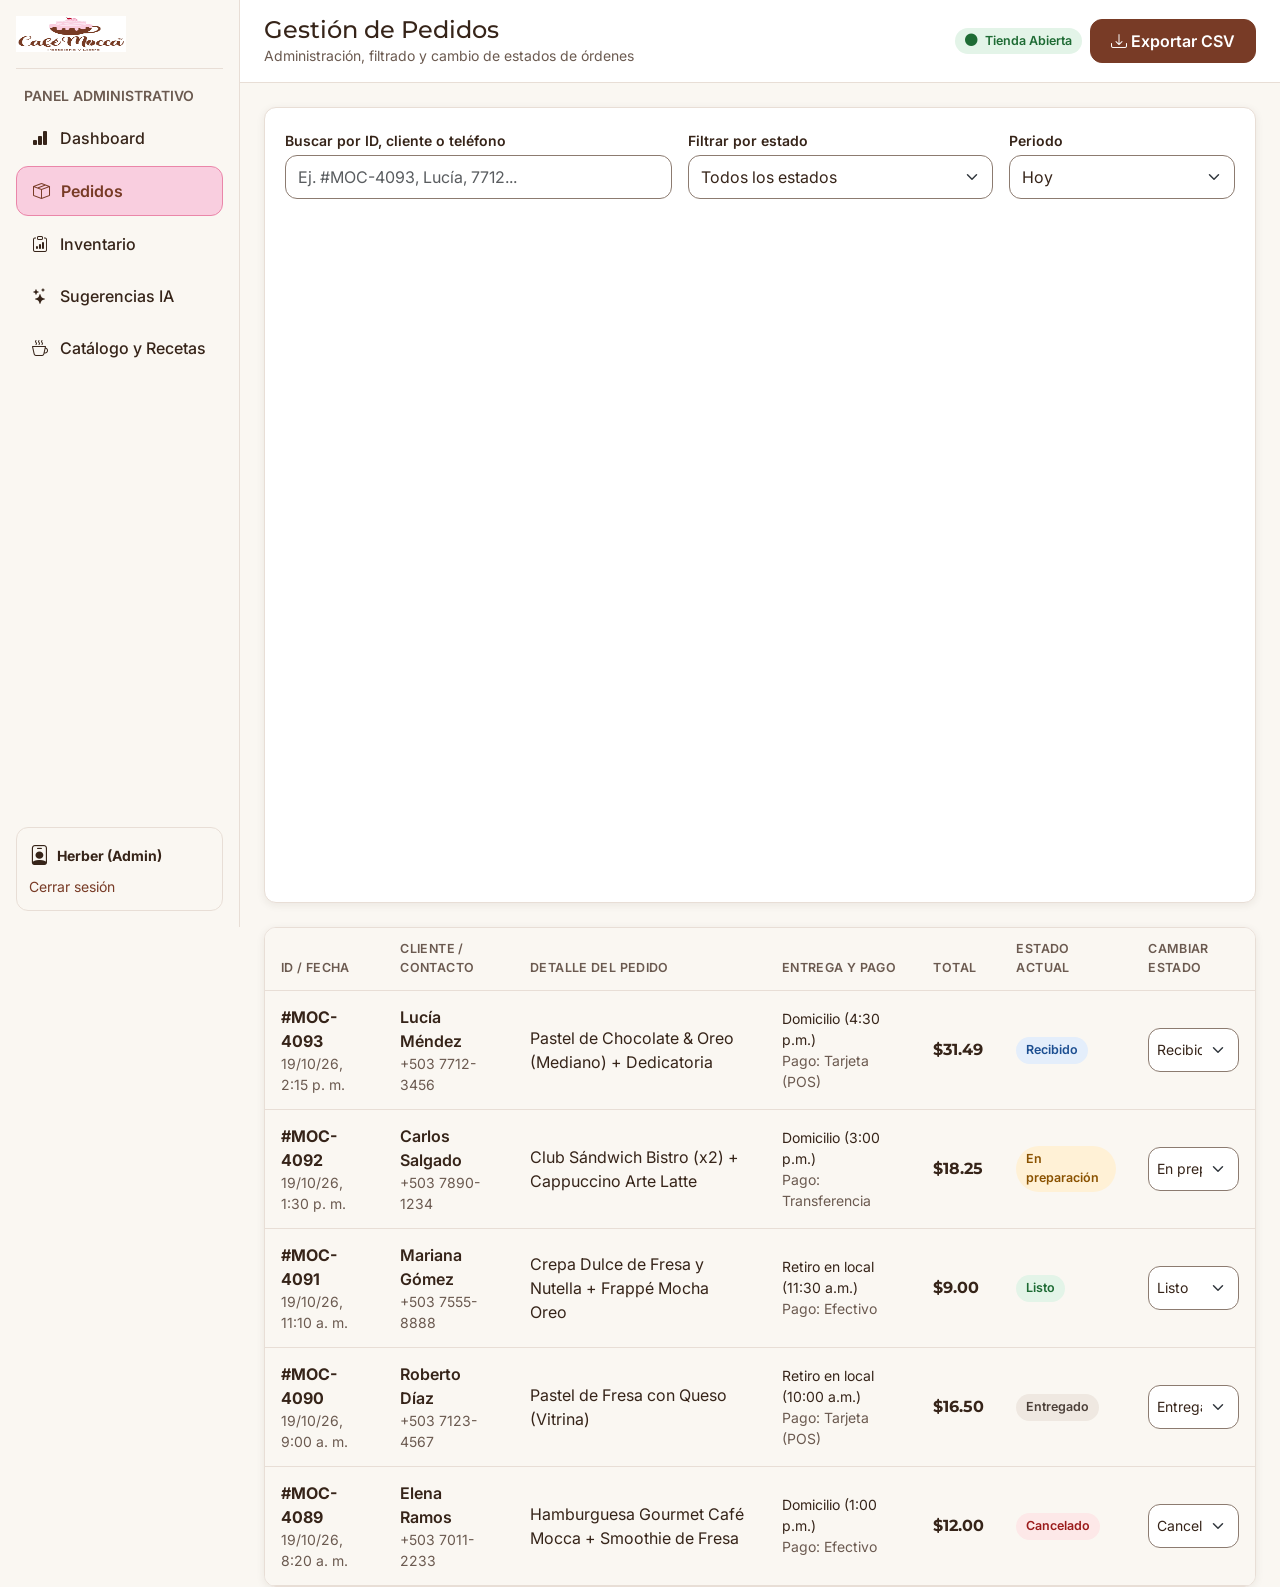
<file: admin/pedidos.html>
<!DOCTYPE html>
<html lang="es">
<head>
  <meta charset="UTF-8">
  <meta name="viewport" content="width=device-width, initial-scale=1.0">
  <title>Gestión de Pedidos | Café Mocca — Pastelería y Bistro</title>

  <link rel="preconnect" href="https://fonts.googleapis.com">
  <link rel="preconnect" href="https://fonts.gstatic.com" crossorigin>
  <link href="https://fonts.googleapis.com/css2?family=Inter:wght@400;500;600&family=Montserrat:wght@600;700&display=swap" rel="stylesheet">
  <link rel="stylesheet" href="https://cdn.jsdelivr.net/npm/bootstrap@5.3.3/dist/css/bootstrap.min.css" integrity="sha384-QWTKZyjpPEjISv5WaRU9OFeRpok6YctnYmDr5pNlyT2bRjXh0JMhjY6hW+ALEwIH" crossorigin="anonymous">
  <link rel="stylesheet" href="https://cdn.jsdelivr.net/npm/bootstrap-icons@1.11.3/font/bootstrap-icons.min.css">

  <link rel="stylesheet" href="../css/tokens.css">
  <link rel="stylesheet" href="../css/base.css">
  <link rel="stylesheet" href="../css/components.css">
  <link rel="stylesheet" href="../css/admin.css">
</head>
<body>

  <div class="mocca-admin-wrapper">
    <aside class="offcanvas-lg offcanvas-start mocca-sidebar d-flex flex-column justify-content-between p-3" tabindex="-1" id="sidebarAdmin" aria-labelledby="sidebarAdminLabel">
      <div>
        <div class="d-flex align-items-center justify-content-between pb-3 mb-3 border-bottom">
          <a href="../index.html" class="text-decoration-none d-flex align-items-center gap-2">
            <img src="../img/logo/logo-cafe-mocca.webp" alt="Logo Café Mocca" width="110" height="36" loading="lazy">
          </a>
          <button type="button" class="btn-close d-lg-none" data-bs-dismiss="offcanvas" data-bs-target="#sidebarAdmin" aria-label="Cerrar menú lateral"></button>
        </div>
        <p id="sidebarAdminLabel" class="small texto-suave fw-semibold text-uppercase px-2 mb-2">Panel Administrativo</p>

        <nav aria-label="Menú de administración">
          <ul class="list-unstyled d-flex flex-column gap-1 mb-0">
            <li><a href="dashboard.html" class="mocca-side-link"><i class="bi bi-bar-chart-fill" aria-hidden="true"></i>Dashboard</a></li>
            <li><a href="pedidos.html" class="mocca-side-link active" aria-current="page"><i class="bi bi-box-seam" aria-hidden="true"></i>Pedidos</a></li>
            <li><a href="inventario.html" class="mocca-side-link"><i class="bi bi-clipboard-data" aria-hidden="true"></i>Inventario</a></li>
            <li><a href="sugerencias-ia.html" class="mocca-side-link"><i class="bi bi-stars" aria-hidden="true"></i>Sugerencias IA</a></li>
            <li><a href="catalogo.html" class="mocca-side-link"><i class="bi bi-cup-hot" aria-hidden="true"></i>Catálogo y Recetas</a></li>
          </ul>
        </nav>
      </div>

      <div class="mocca-admin-user-box mt-4">
        <div class="d-flex align-items-center gap-2 mb-1">
          <i class="bi bi-person-badge fs-5" aria-hidden="true"></i>
          <strong class="small">Herber (Admin)</strong>
        </div>
        <a href="../login.html" class="small text-decoration-none">Cerrar sesión</a>
      </div>
    </aside>

    <div class="mocca-admin-main">
      <header class="mocca-admin-topbar d-flex flex-wrap align-items-center justify-content-between gap-3">
        <div class="d-flex align-items-center gap-2">
          <button class="btn-mocca-secondary d-lg-none" type="button" data-bs-toggle="offcanvas" data-bs-target="#sidebarAdmin" aria-controls="sidebarAdmin" aria-label="Abrir menú administrativo">
            <i class="bi bi-list fs-5" aria-hidden="true"></i>
          </button>
          <div>
            <h1 class="h4 mb-0">Gestión de Pedidos</h1>
            <p class="small texto-suave mb-0">Administración, filtrado y cambio de estados de órdenes</p>
          </div>
        </div>

        <div class="d-flex align-items-center gap-2">
          <span class="mocca-badge mocca-badge-ok"><i class="bi bi-circle-fill me-1" aria-hidden="true"></i>Tienda Abierta</span>
          <!-- Único botón primario de la pantalla -->
          <button type="button" class="btn btn-primary" onclick="MoccaUI.mostrarAviso('Reporte de pedidos exportado correctamente.')">
            <i class="bi bi-download me-1" aria-hidden="true"></i>Exportar CSV
          </button>
        </div>
      </header>

      <main class="mocca-admin-content">
        <!-- Barra de Filtros con Labels Asociados -->
        <section class="mocca-kpi-card mb-4" aria-label="Filtros de búsqueda de pedidos">
          <div class="row g-3 align-items-end">
            <div class="col-12 col-md-5">
              <label for="pedidos-buscar" class="form-label small fw-semibold mb-1">Buscar por ID, cliente o teléfono</label>
              <input type="search" id="pedidos-buscar" class="form-control" placeholder="Ej. #MOC-4093, Lucía, 7712...">
            </div>

            <div class="col-12 col-sm-6 col-md-4">
              <label for="pedidos-filtro-estado" class="form-label small fw-semibold mb-1">Filtrar por estado</label>
              <select id="pedidos-filtro-estado" class="form-select">
                <option value="Todos">Todos los estados</option>
                <option value="Recibido">Recibido</option>
                <option value="En preparación">En preparación</option>
                <option value="Listo">Listo</option>
                <option value="Entregado">Entregado</option>
                <option value="Cancelado">Cancelado</option>
              </select>
            </div>

            <div class="col-12 col-sm-6 col-md-3">
              <label for="pedidos-filtro-fecha" class="form-label small fw-semibold mb-1">Periodo</label>
              <select id="pedidos-filtro-fecha" class="form-select">
                <option value="hoy">Hoy</option>
                <option value="semana">Últimos 7 días</option>
                <option value="mes">Este mes</option>
              </select>
            </div>
          </div>
        </section>

        <!-- Tabla Principal de Pedidos -->
        <section class="mocca-table-card" aria-label="Listado detallado de pedidos">
          <div class="table-responsive">
            <table class="table mocca-table mb-0">
              <thead>
                <tr>
                  <th scope="col">ID / Fecha</th>
                  <th scope="col">Cliente / Contacto</th>
                  <th scope="col">Detalle del Pedido</th>
                  <th scope="col">Entrega y Pago</th>
                  <th scope="col">Total</th>
                  <th scope="col">Estado Actual</th>
                  <th scope="col">Cambiar Estado</th>
                </tr>
              </thead>
              <tbody id="admin-pedidos-tbody">
                <tr>
                  <td colspan="7" class="text-center py-4 texto-suave">Cargando órdenes...</td>
                </tr>
              </tbody>
            </table>
          </div>
        </section>
      </main>
    </div>
  </div>

  <div class="toast-container position-fixed bottom-0 end-0 p-3">
    <div id="mocca-toast" class="toast align-items-center border-0 mocca-badge-ok" role="status" aria-live="polite" aria-atomic="true">
      <div class="d-flex">
        <div id="mocca-toast-msg" class="toast-body">Estado actualizado</div>
        <button type="button" class="btn-close me-2 m-auto" data-bs-dismiss="toast" aria-label="Cerrar notificación"></button>
      </div>
    </div>
  </div>

  <script src="https://cdn.jsdelivr.net/npm/bootstrap@5.3.3/dist/js/bootstrap.bundle.min.js" integrity="sha384-YvpcrYf0tY3lHB60NNkmXc5s9fDVZLESaAA55NDzOxhy9GkcIdslK1eN7N6jIeHz" crossorigin="anonymous"></script>
  <script src="../js/config.js"></script>
  <script src="../js/ui.js"></script>
</body>
</html>
</file>
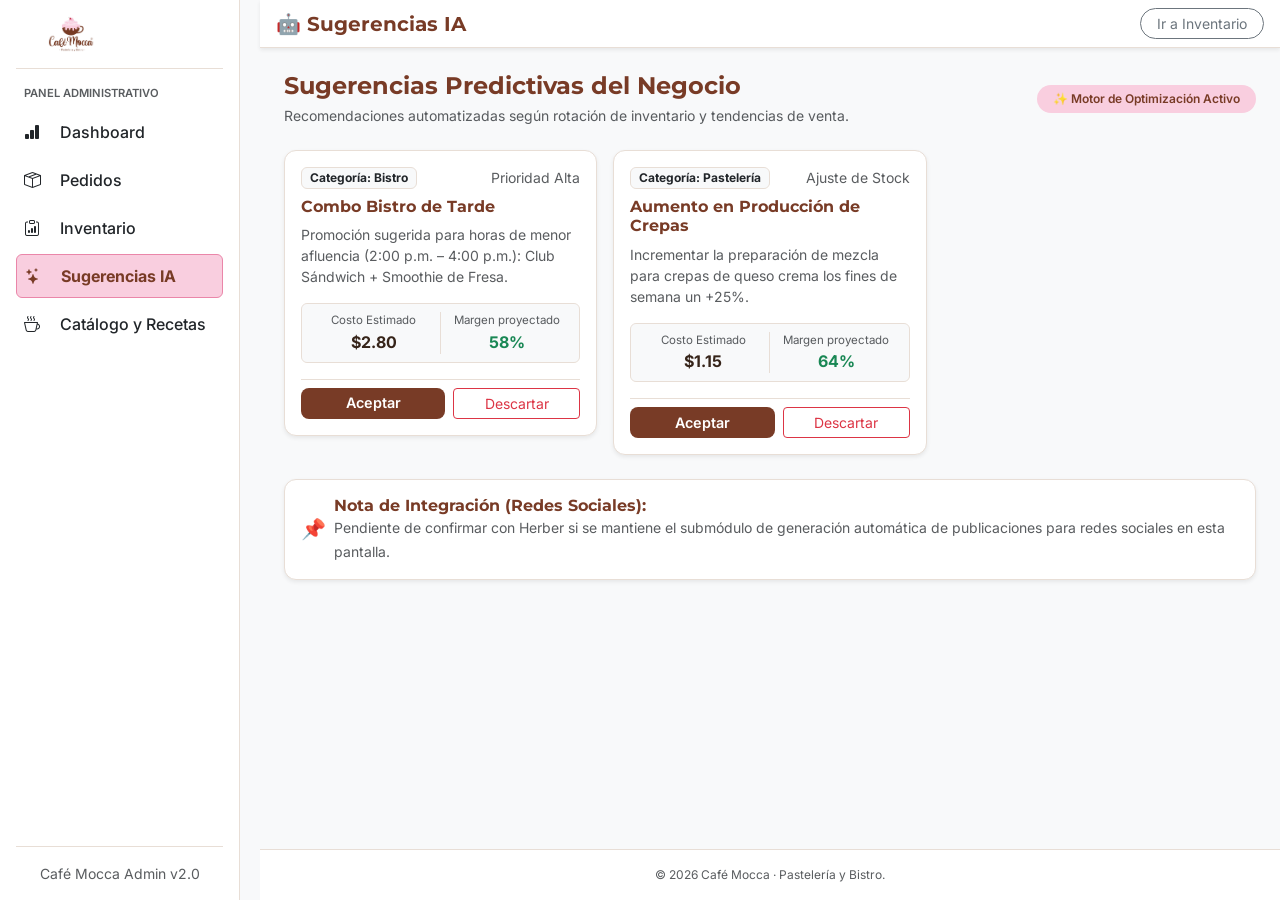
<file: admin/sugerencias-ia.html>
<!DOCTYPE html>
<html lang="es">
<head>
    <meta charset="UTF-8">
    <meta name="viewport" content="width=device-width, initial-scale=1.0">
    <title>Café Mocca — Sugerencias de IA</title>

    <!-- Bootstrap 5.3 CDN -->
    <link href="https://cdn.jsdelivr.net/npm/bootstrap@5.3.0/dist/css/bootstrap.min.css" rel="stylesheet">
    <!-- Bootstrap Icons -->
    <link rel="stylesheet" href="https://cdn.jsdelivr.net/npm/bootstrap-icons@1.10.5/font/bootstrap-icons.css">
    
    <!-- Google Fonts -->
    <link rel="preconnect" href="https://fonts.googleapis.com">
    <link rel="preconnect" href="https://fonts.gstatic.com" crossorigin>
    <link href="https://fonts.googleapis.com/css2?family=Inter:wght@400;500;600&family=Montserrat:wght@600;700&display=swap" rel="stylesheet">

    <!-- Hojas de estilo del proyecto -->
    <link rel="stylesheet" href="../css/tokens.css">
    <link rel="stylesheet" href="../css/base.css">
    <link rel="stylesheet" href="../css/components.css">
    <link rel="stylesheet" href="../css/admin.css">

    </head>
<body class="d-flex flex-column min-vh-100 bg-light">

    <div class="mocca-admin-wrapper d-flex min-vh-100 position-relative">
        
        <!-- Sidebar Fijo en Desktop (>=992px) y Offcanvas en Móvil (<992px) -->
        <aside class="offcanvas-lg offcanvas-start mocca-sidebar d-flex flex-column justify-content-between p-3 border-end bg-white position-fixed h-100 mocca-u-3e0306" tabindex="-1" id="sidebarAdmin" aria-labelledby="sidebarAdminLabel">
            <div>
                <div class="d-flex align-items-center justify-content-between pb-3 mb-3 border-bottom">
                    <a href="../index.html" class="text-decoration-none d-flex align-items-center gap-2">
                        <img class="mocca-u-48e076" src="../img/logo/logo-cafe-mocca.webp" alt="Logo Café Mocca" width="110" height="36" loading="lazy">
                    </a>
                    <button type="button" class="btn-close d-lg-none" data-bs-dismiss="offcanvas" data-bs-target="#sidebarAdmin" aria-label="Cerrar menú lateral"></button>
                </div>
                <p id="sidebarAdminLabel" class="small texto-suave fw-semibold text-uppercase px-2 mb-2 text-muted mocca-u-dcab71">Panel Administrativo</p>

                <nav aria-label="Menú de administración">
                    <ul class="list-unstyled d-flex flex-column gap-1 mb-0">
                        <li><a href="dashboard.html" class="mocca-side-link nav-link px-2 py-2 rounded text-dark"><i class="bi bi-bar-chart-fill me-2" aria-hidden="true"></i>Dashboard</a></li>
                        <li><a href="pedidos.html" class="mocca-side-link nav-link px-2 py-2 rounded text-dark"><i class="bi bi-box-seam me-2" aria-hidden="true"></i>Pedidos</a></li>
                        <li><a href="inventario.html" class="mocca-side-link nav-link px-2 py-2 rounded text-dark"><i class="bi bi-clipboard-data me-2" aria-hidden="true"></i>Inventario</a></li>
                        <li><a href="sugerencias-ia.html" class="mocca-side-link nav-link px-2 py-2 rounded active fw-bold mocca-u-5a2d59" aria-current="page"><i class="bi bi-stars me-2" aria-hidden="true"></i>Sugerencias IA</a></li>
                        <li><a href="catalogo.html" class="mocca-side-link nav-link px-2 py-2 rounded text-dark"><i class="bi bi-cup-hot me-2" aria-hidden="true"></i>Catálogo y Recetas</a></li>
                    </ul>
                </nav>
            </div>
            <div class="pt-3 border-top small text-muted text-center">
                <span>Café Mocca Admin v2.0</span>
            </div>
        </aside>

        <!-- Contenedor Principal de la Página -->
        <div class="flex-grow-1 d-flex flex-column main-content-wrapper w-100">
            
            <!-- Header Navbar Superior para Móviles y Acceso Rápido -->
            <header class="navbar navbar-expand-lg bg-white border-bottom shadow-sm py-2 px-3 sticky-top">
                <div class="container-fluid px-0">
                    <button class="btn btn-outline-secondary d-lg-none me-2 btn-sm" type="button" data-bs-toggle="offcanvas" data-bs-target="#sidebarAdmin" aria-controls="sidebarAdmin" aria-label="Abrir menú lateral">
                        <i class="bi bi-list fs-5"></i>
                    </button>
                    <span class="font-title fw-bold fs-5 mocca-u-b0166e">🤖 Sugerencias IA</span>
                    <div class="ms-auto d-flex gap-2">
                        <a href="inventario.html" class="btn btn-outline-secondary btn-sm rounded-pill px-3">Ir a Inventario</a>
                    </div>
                </div>
            </header>

            <!-- Contenido Principal -->
            <main class="container-fluid p-4 flex-grow-1 mocca-u-19de0a">
                
                <div class="d-flex flex-wrap justify-content-between align-items-center mb-4 gap-2">
                    <div>
                        <h1 class="font-title fw-bold fs-4 mb-1 mocca-u-b0166e">Sugerencias Predictivas del Negocio</h1>
                        <p class="text-muted small mb-0">Recomendaciones automatizadas según rotación de inventario y tendencias de venta.</p>
                    </div>
                    <span class="badge badge-ia px-3 py-2 rounded-pill">✨ Motor de Optimización Activo</span>
                </div>

                <!-- Fila de Tarjetas de Sugerencias -->
                <div class="row g-3 mb-4" id="container-sugerencias">
                    
                    <!-- Tarjeta 1 -->
                    <div class="col-12 col-md-6 col-lg-4">
                        <div class="mocca-card p-3 shadow-sm h-100 d-flex flex-column justify-content-between">
                            <div>
                                <div class="d-flex justify-content-between align-items-center mb-2">
                                    <span class="badge bg-light text-dark border">Categoría: Bistro</span>
                                    <small class="text-muted">Prioridad Alta</small>
                                </div>
                                <h2 class="font-title fw-bold fs-6 mb-2 mocca-u-b0166e">Combo Bistro de Tarde</h2>
                                <p class="small text-muted mb-3">
                                    Promoción sugerida para horas de menor afluencia (2:00 p.m. – 4:00 p.m.): Club Sándwich + Smoothie de Fresa.
                                </p>
                                
                                <div class="bg-light p-2 rounded mb-3 border">
                                    <div class="row text-center g-1">
                                        <div class="col-6 border-end">
                                            <small class="text-muted d-block mocca-u-606efc">Costo Estimado</small>
                                            <span class="fw-bold mocca-u-0ed0a1">$2.80</span>
                                        </div>
                                        <div class="col-6">
                                            <small class="text-muted d-block mocca-u-606efc">Margen proyectado</small>
                                            <span class="fw-bold text-success">58%</span>
                                        </div>
                                    </div>
                                </div>
                            </div>

                            <div class="d-flex gap-2 border-top pt-2">
                                <button class="btn btn-mocca-primary btn-sm w-100 py-1" onclick="procesarAccion(this, 'aceptada')">Aceptar</button>
                                <button class="btn btn-outline-danger btn-sm w-100 py-1" onclick="procesarAccion(this, 'descartada')">Descartar</button>
                            </div>
                        </div>
                    </div>

                    <!-- Tarjeta 2 -->
                    <div class="col-12 col-md-6 col-lg-4">
                        <div class="mocca-card p-3 shadow-sm h-100 d-flex flex-column justify-content-between">
                            <div>
                                <div class="d-flex justify-content-between align-items-center mb-2">
                                    <span class="badge bg-light text-dark border">Categoría: Pastelería</span>
                                    <small class="text-muted">Ajuste de Stock</small>
                                </div>
                                <h2 class="font-title fw-bold fs-6 mb-2 mocca-u-b0166e">Aumento en Producción de Crepas</h2>
                                <p class="small text-muted mb-3">
                                    Incrementar la preparación de mezcla para crepas de queso crema los fines de semana un +25%.
                                </p>
                                
                                <div class="bg-light p-2 rounded mb-3 border">
                                    <div class="row text-center g-1">
                                        <div class="col-6 border-end">
                                            <small class="text-muted d-block mocca-u-606efc">Costo Estimado</small>
                                            <span class="fw-bold mocca-u-0ed0a1">$1.15</span>
                                        </div>
                                        <div class="col-6">
                                            <small class="text-muted d-block mocca-u-606efc">Margen proyectado</small>
                                            <span class="fw-bold text-success">64%</span>
                                        </div>
                                    </div>
                                </div>
                            </div>

                            <div class="d-flex gap-2 border-top pt-2">
                                <button class="btn btn-mocca-primary btn-sm w-100 py-1" onclick="procesarAccion(this, 'aceptada')">Aceptar</button>
                                <button class="btn btn-outline-danger btn-sm w-100 py-1" onclick="procesarAccion(this, 'descartada')">Descartar</button>
                            </div>
                        </div>
                    </div>

                </div>

                <!-- Módulo Pendiente de Confirmación con Herber -->
                <div class="mocca-card p-3 border-warning bg-light shadow-sm">
                    <div class="d-flex align-items-center gap-2">
                        <span class="fs-5">📌</span>
                        <div>
                            <h6 class="fw-bold mb-0 mocca-u-b0166e">Nota de Integración (Redes Sociales):</h6>
                            <small class="text-muted">Pendiente de confirmar con Herber si se mantiene el submódulo de generación automática de publicaciones para redes sociales en esta pantalla.</small>
                        </div>
                    </div>
                </div>

            </main>

            <!-- Footer -->
            <footer class="py-3 text-center bg-white border-top mt-auto">
                <div class="container-fluid">
                    <p class="small text-muted mb-0 mocca-u-af89d6">&copy; 2026 Café Mocca · Pastelería y Bistro.</p>
                </div>
            </footer>
        </div>
    </div>

    <script src="https://cdn.jsdelivr.net/npm/bootstrap@5.3.0/dist/js/bootstrap.bundle.min.js"></script>
    <script>
        function procesarAccion(btn, estado) {
            const card = btn.closest('.col-12');
            card.style.opacity = '0.5';
            setTimeout(() => {
                card.remove();
            }, 300);
        }
    </script>
</body>
</html>
</file>
<file: css/tokens.css>
:root {
  /* Marca */
  --mocca-cafe: #783B26;
  --mocca-cafe-profundo: #5A2A1A;
  --mocca-espresso: #362419;
  --mocca-rosa: #F9CEDF;
  --mocca-rosa-suave: #FCE5EF;
  --mocca-rosa-intenso: #EA86A9;
  --mocca-cereza: #BC0424;

  /* Superficies y texto */
  --mocca-crema: #FAF7F2;
  --mocca-blanco: #FFFFFF;
  --mocca-texto: #362419;
  --mocca-texto-suave: #6B5A50;
  --mocca-borde: #E8DED6;
  --mocca-borde-input: #8C7B70;

  /* Estados */
  --mocca-ok-fg: #1E6B34;
  --mocca-ok-bg: #E3F4E8;
  --mocca-aviso-fg: #8A5200;
  --mocca-aviso-bg: #FFF1D6;
  --mocca-error-fg: #9B1C1C;
  --mocca-error-bg: #FDE8E8;
  --mocca-info-fg: #1D4F91;
  --mocca-info-bg: #E4EEFB;
  --mocca-neutro-fg: #4B3F38;
  --mocca-neutro-bg: #EFE8E1;

  /* Forma y elevación */
  --mocca-radio: 12px;
  --mocca-sombra: 0 2px 8px rgba(54, 36, 25, 0.08);
}
</file>
<file: css/base.css>
:root {
  --bs-primary: #783B26;
  --bs-primary-rgb: 120, 59, 38;
  --bs-body-bg: var(--mocca-crema);
  --bs-body-color: var(--mocca-texto);
  --bs-body-font-family: "Inter", system-ui, -apple-system, sans-serif;
  --bs-link-color-rgb: 120, 59, 38;
  --bs-link-hover-color-rgb: 90, 42, 26;
  --bs-border-color: var(--mocca-borde);
}

body {
  background-color: var(--mocca-crema);
  color: var(--mocca-texto);
  font-family: "Inter", system-ui, -apple-system, sans-serif;
  min-height: 100vh;
  display: flex;
  flex-direction: column;
}

h1, h2, h3, h4, h5, h6,
.mocca-heading {
  font-family: "Montserrat", system-ui, -apple-system, sans-serif;
  font-weight: 700;
  color: var(--mocca-espresso);
}

main {
  flex: 1 0 auto;
}

.texto-suave {
  color: var(--mocca-texto-suave);
}

/* Foco visible accesible por teclado */
a:focus-visible,
button:focus-visible,
input:focus-visible,
select:focus-visible,
textarea:focus-visible {
  outline: 3px solid var(--mocca-cafe);
  outline-offset: 2px;
}

@media (prefers-reduced-motion: reduce) {
  *, *::before, *::after {
    animation-duration: 0.01ms !important;
    transition-duration: 0.01ms !important;
  }
}
</file>
<file: css/components.css>
/* Botón Primario (Máximo 1 por pantalla) */
.btn-primary {
  --bs-btn-bg: var(--mocca-cafe);
  --bs-btn-border-color: var(--mocca-cafe);
  --bs-btn-color: var(--mocca-blanco);
  --bs-btn-hover-bg: var(--mocca-cafe-profundo);
  --bs-btn-hover-border-color: var(--mocca-cafe-profundo);
  --bs-btn-active-bg: var(--mocca-cafe-profundo);
  --bs-btn-active-border-color: var(--mocca-cafe-profundo);
  --bs-btn-focus-shadow-rgb: 120, 59, 38;
  min-height: 44px;
  border-radius: var(--mocca-radio);
  font-weight: 600;
  padding: 8px 20px;
}

/* Botón Secundario (Rosa pastel con texto café) */
.btn-mocca-secondary {
  background-color: var(--mocca-rosa);
  color: var(--mocca-cafe);
  border: 1px solid var(--mocca-rosa-intenso);
  min-height: 44px;
  border-radius: var(--mocca-radio);
  font-weight: 600;
  padding: 8px 16px;
  transition: background-color 150ms ease, color 150ms ease;
  text-decoration: none;
  display: inline-flex;
  align-items: center;
  justify-content: center;
}

.btn-mocca-secondary:hover,
.btn-mocca-secondary:active {
  background-color: var(--mocca-cafe);
  color: var(--mocca-blanco);
  border-color: var(--mocca-cafe);
}

/* Navbar y Logo */
.mocca-navbar {
  background-color: var(--mocca-blanco);
  border-bottom: 1px solid var(--mocca-borde);
  box-shadow: var(--mocca-sombra);
}

.mocca-logo-header {
  height: 44px;
  width: auto;
  margin: 8px;
  object-fit: contain;
}

.mocca-nav-link {
  color: var(--mocca-espresso);
  font-weight: 500;
  min-height: 44px;
  display: inline-flex;
  align-items: center;
  padding: 8px 12px;
  text-decoration: none;
  border-radius: 8px;
}

.mocca-nav-link:hover,
.mocca-nav-link.active {
  color: var(--mocca-cafe);
  background-color: var(--mocca-rosa-suave);
}

/* Contador del carrito en Cereza */
.mocca-cart-badge {
  background-color: var(--mocca-cereza);
  color: var(--mocca-blanco);
  font-size: 0.75rem;
  font-weight: 600;
  padding: 2px 8px;
  border-radius: 999px;
}

/* Hero Banner */
.mocca-hero {
  background-color: var(--mocca-rosa-suave);
  border: 1px solid var(--mocca-rosa-intenso);
  border-radius: var(--mocca-radio);
  box-shadow: var(--mocca-sombra);
}

/* Chips de Categoría */
.mocca-chip {
  background-color: var(--mocca-blanco);
  color: var(--mocca-texto);
  border: 1px solid var(--mocca-borde-input);
  border-radius: 999px;
  min-height: 44px;
  padding: 8px 16px;
  font-weight: 500;
  font-size: 0.9rem;
  transition: all 150ms ease;
}

.mocca-chip:hover {
  background-color: var(--mocca-rosa-suave);
  border-color: var(--mocca-cafe);
}

.mocca-chip.active {
  background-color: var(--mocca-cafe);
  color: var(--mocca-blanco);
  border-color: var(--mocca-cafe);
}

/* Tarjeta de Producto */
.mocca-card {
  background-color: var(--mocca-blanco);
  border: 1px solid var(--mocca-borde);
  border-radius: var(--mocca-radio);
  box-shadow: var(--mocca-sombra);
  overflow: hidden;
  height: 100%;
  display: flex;
  flex-direction: column;
  transition: transform 150ms ease;
}

.mocca-card:hover {
  transform: translateY(-2px);
}

.mocca-card-img-wrapper {
  position: relative;
  width: 100%;
  aspect-ratio: 4 / 3;
  background-color: var(--mocca-rosa-suave);
  overflow: hidden;
}

.mocca-card-img {
  width: 100%;
  height: 100%;
  object-fit: cover;
  display: block;
}

.mocca-card-body {
  padding: 16px;
  display: flex;
  flex-direction: column;
  flex: 1 1 auto;
}

/* Precios en acento Cereza */
.mocca-price {
  color: var(--mocca-cereza);
  font-family: "Montserrat", sans-serif;
  font-weight: 700;
  font-size: 1.2rem;
}

/* Badges de Estado y Disponibilidad */
.mocca-badge {
  display: inline-flex;
  align-items: center;
  gap: 4px;
  padding: 4px 10px;
  border-radius: 999px;
  font-size: 0.78rem;
  font-weight: 600;
}

.mocca-badge-floating {
  position: absolute;
  top: 12px;
  left: 12px;
  z-index: 2;
}

.mocca-badge-ok {
  background-color: var(--mocca-ok-bg);
  color: var(--mocca-ok-fg);
}

.mocca-badge-aviso {
  background-color: var(--mocca-aviso-bg);
  color: var(--mocca-aviso-fg);
}

.mocca-badge-cereza {
  background-color: var(--mocca-cereza);
  color: var(--mocca-blanco);
}

.mocca-badge-error {
  background-color: var(--mocca-error-bg);
  color: var(--mocca-error-fg);
}

.mocca-badge-info {
  background-color: var(--mocca-info-bg);
  color: var(--mocca-info-fg);
}

.mocca-badge-neutro {
  background-color: var(--mocca-neutro-bg);
  color: var(--mocca-neutro-fg);
}

/* Formularios e Inputs (Ratio 3:1) */
.form-control,
.form-select {
  background-color: var(--mocca-blanco);
  border: 1px solid var(--mocca-borde-input);
  border-radius: var(--mocca-radio);
  color: var(--mocca-texto);
  min-height: 44px;
}

.form-control:focus,
.form-select:focus {
  border-color: var(--mocca-cafe);
  box-shadow: 0 0 0 0.2rem rgba(120, 59, 38, 0.2);
}

/* Selector de Cantidad */
.mocca-qty-btn {
  min-width: 44px;
  min-height: 44px;
  background-color: var(--mocca-rosa);
  color: var(--mocca-cafe);
  border: 1px solid var(--mocca-borde-input);
  font-weight: 700;
}

/* Estados Vacío / Error / Cargando */
.mocca-state-box {
  background-color: var(--mocca-blanco);
  border: 1px solid var(--mocca-borde);
  border-radius: var(--mocca-radio);
  padding: 32px;
  text-align: center;
}

/* Footer en Espresso */
.mocca-footer {
  background-color: var(--mocca-espresso);
  color: var(--mocca-crema);
  padding: 32px 0;
  margin-top: 48px;
}

.mocca-footer-logo-box {
  background-color: var(--mocca-crema);
  border-radius: var(--mocca-radio);
  padding: 8px 12px;
  display: inline-block;
}

.mocca-footer a {
  color: var(--mocca-rosa);
  text-decoration: none;
}

.mocca-footer a:hover {
  text-decoration: underline;
}


/* === CLASES AUTO-EXTRAÍDAS DE UNIFICACIÓN === */
/* Extraído de carrito.html */
body {
            font-family: 'Inter', sans-serif !important;
            background-color: var(--mocca-crema, var(--mocca-crema)) !important;
            color: var(--mocca-texto, var(--mocca-texto)) !important;
        }

        .font-title {
            font-family: 'Montserrat', sans-serif !important;
        }

        .btn-mocca-primary {
            background-color: var(--mocca-cafe, var(--mocca-cafe)) !important;
            border-color: var(--mocca-cafe, var(--mocca-cafe)) !important;
            color: var(--mocca-blanco) !important;
            border-radius: 10px;
            padding: 10px 20px;
            font-weight: 600;
            transition: all 0.2s ease;
        }

        .btn-mocca-primary:hover:not(:disabled) {
            background-color: var(--mocca-cafe-hover) !important;
            border-color: var(--mocca-cafe-hover) !important;
        }

        .btn-mocca-secondary {
            background-color: var(--mocca-rosa, var(--mocca-rosa)) !important;
            color: var(--mocca-cafe, var(--mocca-cafe)) !important;
            border: 1px solid var(--mocca-rosa, var(--mocca-rosa)) !important;
            border-radius: 30px;
            font-weight: 600;
            transition: all 0.2s ease;
            text-decoration: none;
        }

        .btn-mocca-secondary:hover {
            background-color: var(--mocca-rosa-hover) !important;
            color: var(--mocca-cafe, var(--mocca-cafe)) !important;
        }

        .mocca-card {
            border-radius: 12px !important;
            border: 1px solid var(--mocca-borde) !important;
            background-color: var(--mocca-blanco) !important;
        }

/* Extraído de checkout.html */
body {
            font-family: 'Inter', sans-serif !important;
            background-color: var(--mocca-crema, var(--mocca-crema)) !important;
            color: var(--mocca-texto, var(--mocca-texto)) !important;
        }

        .font-title {
            font-family: 'Montserrat', sans-serif !important;
        }

        .btn-mocca-primary,
        .btn-mocca-primary:focus,
        .btn-mocca-primary:active {
            background-color: var(--mocca-cafe, var(--mocca-cafe)) !important;
            border-color: var(--mocca-cafe, var(--mocca-cafe)) !important;
            color: var(--mocca-blanco) !important;
            border-radius: 10px;
            padding: 8px 16px;
            font-weight: 600;
            font-size: 0.9rem;
            transition: all 0.2s ease;
        }

        .btn-mocca-primary:hover:not(:disabled) {
            background-color: var(--mocca-cafe-hover) !important;
            border-color: var(--mocca-cafe-hover) !important;
            color: var(--mocca-blanco) !important;
        }

        .btn-mocca-secondary {
            background-color: var(--mocca-rosa, var(--mocca-rosa)) !important;
            color: var(--mocca-cafe, var(--mocca-cafe)) !important;
            border: 1px solid var(--mocca-rosa, var(--mocca-rosa)) !important;
            border-radius: 30px;
            font-weight: 600;
            transition: all 0.2s ease;
            text-decoration: none;
        }

        .form-control-mocca, .form-select-mocca {
            border-radius: 8px;
            border: 1.5px solid var(--mocca-borde);
            padding: 6px 10px;
            background-color: var(--mocca-crema);
            font-size: 0.85rem;
        }

        .form-control-mocca:focus, .form-select-mocca:focus {
            border-color: var(--mocca-cafe, var(--mocca-cafe));
            box-shadow: 0 0 0 3px rgba(120, 59, 38, 0.15);
            background-color: var(--mocca-blanco);
        }

        .mocca-card {
            border-radius: 12px !important;
            border: 1px solid var(--mocca-borde) !important;
            background-color: var(--mocca-blanco) !important;
            height: auto !important;
        }

        .form-check-custom {
            display: inline-flex;
            align-items: center;
            gap: 6px;
            cursor: pointer;
            margin-bottom: 0;
        }

        .form-check-custom input[type="radio"] {
            margin-top: 0;
            cursor: pointer;
        }

/* Extraído de login.html */
body {
            font-family: 'Inter', sans-serif;
            background-color: var(--mocca-crema, var(--mocca-crema));
            color: var(--mocca-texto, var(--mocca-texto));
        }

        .font-title {
            font-family: 'Montserrat', sans-serif;
        }

        /* Pestañas de Autenticación (Tabs) */
        .nav-tabs .nav-link {
            color: var(--mocca-cafe, var(--mocca-cafe)) !important;
            border: none !important;
            border-bottom: 2px solid transparent !important;
            font-family: 'Montserrat', sans-serif;
            font-weight: 600;
        }

        .nav-tabs .nav-link.active {
            color: var(--mocca-cafe, var(--mocca-cafe)) !important;
            background-color: transparent !important;
            border-bottom: 2px solid var(--mocca-cafe, var(--mocca-cafe)) !important;
        }

        /* Único Botón Primario por Pantalla: --mocca-cafe con texto blanco */
        .btn-mocca-primary,
        .btn-mocca-primary:focus,
        .btn-mocca-primary:active {
            background-color: var(--mocca-cafe, var(--mocca-cafe)) !important;
            border-color: var(--mocca-cafe, var(--mocca-cafe)) !important;
            color: var(--mocca-blanco) !important;
            border-radius: 12px;
            padding: 12px 24px;
            font-weight: 600;
            transition: all 0.2s ease;
        }

        .btn-mocca-primary:hover:not(:disabled) {
            background-color: var(--mocca-cafe-hover) !important;
            border-color: var(--mocca-cafe-hover) !important;
            color: var(--mocca-blanco) !important;
            transform: translateY(-2px);
            box-shadow: 0 6px 16px rgba(120, 59, 38, 0.25) !important;
        }

        /* Botón Secundario según Spec: --mocca-rosa (var(--mocca-rosa)) y texto --mocca-cafe */
        .btn-mocca-secondary {
            background-color: var(--mocca-rosa, var(--mocca-rosa)) !important;
            color: var(--mocca-cafe, var(--mocca-cafe)) !important;
            border: 1px solid var(--mocca-rosa, var(--mocca-rosa)) !important;
            border-radius: 30px;
            font-weight: 600;
            transition: all 0.2s ease;
            text-decoration: none;
        }

        .btn-mocca-secondary:hover {
            background-color: var(--mocca-rosa-hover) !important;
            color: var(--mocca-cafe, var(--mocca-cafe)) !important;
        }

        .form-control-mocca {
            border-radius: 10px;
            border: 1.5px solid var(--mocca-borde);
            padding: 12px 16px;
            background-color: var(--mocca-crema);
        }

        .form-control-mocca:focus {
            border-color: var(--mocca-cafe, var(--mocca-cafe));
            box-shadow: 0 0 0 4px rgba(120, 59, 38, 0.15);
            background-color: var(--mocca-blanco);
        }

        .btn-toggle-eye {
            border-color: var(--mocca-borde);
            border-left: none;
            background-color: var(--mocca-crema);
            cursor: pointer;
        }

        .btn-toggle-eye:hover {
            background-color: var(--mocca-crema);
        }

/* Extraído de nosotros.html */
body {
            font-family: 'Inter', sans-serif !important;
            background-color: var(--mocca-crema, var(--mocca-crema)) !important;
            color: var(--mocca-texto, var(--mocca-texto)) !important;
        }

        .font-title {
            font-family: 'Montserrat', sans-serif !important;
        }

        .btn-mocca-secondary {
            background-color: var(--mocca-rosa, var(--mocca-rosa)) !important;
            color: var(--mocca-cafe, var(--mocca-cafe)) !important;
            border: 1px solid var(--mocca-rosa, var(--mocca-rosa)) !important;
            border-radius: 30px !important;
            font-weight: 600 !important;
            transition: all 0.2s ease;
            text-decoration: none !important;
        }

        .btn-mocca-secondary:hover {
            background-color: var(--mocca-rosa-hover) !important;
            color: var(--mocca-cafe, var(--mocca-cafe)) !important;
        }

        .mocca-card {
            border-radius: 12px !important;
            border: 1px solid var(--mocca-borde) !important;
            background-color: var(--mocca-blanco) !important;
            height: auto !important;
        }

/* Extraído de seguimiento.html */
body {
            font-family: 'Inter', sans-serif !important;
            background-color: var(--mocca-crema, var(--mocca-crema)) !important;
            color: var(--mocca-texto, var(--mocca-texto)) !important;
        }

        .font-title {
            font-family: 'Montserrat', sans-serif !important;
        }

        .btn-mocca-secondary {
            background-color: var(--mocca-rosa, var(--mocca-rosa)) !important;
            color: var(--mocca-cafe, var(--mocca-cafe)) !important;
            border: 1px solid var(--mocca-rosa, var(--mocca-rosa)) !important;
            border-radius: 30px !important;
            font-weight: 600 !important;
            text-decoration: none !important;
        }

        .mocca-card {
            border-radius: 12px !important;
            border: 1px solid var(--mocca-borde) !important;
            background-color: var(--mocca-blanco) !important;
            height: auto !important;
        }

        /* Stepper de estado */
        .step-container {
            display: flex;
            justify-content: space-between;
            align-items: flex-start;
            position: relative;
        }

        .step-progress-line {
            position: absolute;
            top: 16px;
            left: 10%;
            width: 80%;
            height: 3px;
            background-color: var(--mocca-borde);
            z-index: 1;
        }

        .step-progress-fill {
            position: absolute;
            top: 16px;
            left: 10%;
            width: 33%;
            height: 3px;
            background-color: var(--mocca-cafe, var(--mocca-cafe));
            z-index: 1;
        }

        .step-item {
            position: relative;
            z-index: 2;
            text-align: center;
            flex: 1;
        }

        .step-icon-box {
            width: 32px;
            height: 32px;
            border-radius: 50%;
            background-color: var(--mocca-borde);
            color: var(--mocca-texto-sec);
            display: flex;
            align-items: center;
            justify-content: center;
            font-weight: bold;
            font-size: 0.85rem;
            margin: 0 auto 4px auto;
        }

        .step-item.completed .step-icon-box {
            background-color: var(--mocca-cafe, var(--mocca-cafe));
            color: var(--mocca-blanco);
        }

        .step-item.active .step-icon-box {
            background-color: var(--mocca-rosa, var(--mocca-rosa));
            color: var(--mocca-cafe, var(--mocca-cafe));
            border: 2px solid var(--mocca-cafe, var(--mocca-cafe));
        }

        .badge-cancelled {
            background-color: var(--mocca-error-bg, var(--mocca-error-bg)) !important;
            color: var(--mocca-error-fg, var(--mocca-error-fg)) !important;
            border: 1px solid var(--mocca-error-bg) !important;
        }

        .card-cancelled-alert {
            background-color: var(--mocca-error-bg, var(--mocca-error-bg)) !important;
            color: var(--mocca-error-fg, var(--mocca-error-fg)) !important;
            border-radius: 8px;
            padding: 12px 16px;
            font-size: 0.85rem;
            border: 1px solid var(--mocca-error-bg);
        }

/* Extraído de admin/inventario.html */
body {
            font-family: 'Inter', sans-serif !important;
            background-color: var(--mocca-crema, var(--mocca-crema)) !important;
            color: var(--mocca-texto, var(--mocca-texto)) !important;
        }

        .font-title {
            font-family: 'Montserrat', sans-serif !important;
        }

        .mocca-card {
            border-radius: 12px !important;
            border: 1px solid var(--mocca-borde) !important;
            background-color: var(--mocca-blanco) !important;
        }

        .btn-mocca-primary {
            background-color: var(--mocca-cafe, var(--mocca-cafe)) !important;
            color: var(--mocca-blanco) !important;
            border: none;
            border-radius: 8px;
            font-weight: 600;
        }

        .btn-mocca-primary:hover {
            background-color: var(--mocca-cafe-hover) !important;
            color: var(--mocca-blanco) !important;
        }

        .nav-tabs-mocca .nav-link {
            color: var(--mocca-texto, var(--mocca-texto));
            font-weight: 600;
            border: none;
            border-bottom: 2px solid transparent;
            padding: 10px 20px;
        }

        .nav-tabs-mocca .nav-link.active {
            color: var(--mocca-cafe, var(--mocca-cafe));
            border-bottom: 2px solid var(--mocca-cafe, var(--mocca-cafe));
            background: transparent;
        }

        .form-control-mocca, .form-select-mocca {
            border-radius: 8px;
            border: 1.5px solid var(--mocca-borde);
            padding: 6px 12px;
            font-size: 0.85rem;
        }

        @media (min-width: 992px) {
            .main-content-wrapper {
                margin-left: 260px;
            }
        }

/* Extraído de admin/sugerencias-ia.html */
body {
            font-family: 'Inter', sans-serif !important;
            background-color: var(--mocca-crema, var(--mocca-crema)) !important;
            color: var(--mocca-texto, var(--mocca-texto)) !important;
        }

        .font-title {
            font-family: 'Montserrat', sans-serif !important;
        }

        .mocca-card {
            border-radius: 12px !important;
            border: 1px solid var(--mocca-borde) !important;
            background-color: var(--mocca-blanco) !important;
        }

        .btn-mocca-primary {
            background-color: var(--mocca-cafe, var(--mocca-cafe)) !important;
            color: var(--mocca-blanco) !important;
            border: none;
            border-radius: 8px;
            font-weight: 600;
        }

        .btn-mocca-primary:hover {
            background-color: var(--mocca-cafe-hover) !important;
            color: var(--mocca-blanco) !important;
        }

        .badge-ia {
            background-color: var(--mocca-rosa, var(--mocca-rosa));
            color: var(--mocca-cafe, var(--mocca-cafe));
            font-weight: 600;
        }

        @media (min-width: 992px) {
            .main-content-wrapper {
                margin-left: 260px;
            }
        }

.mocca-u-b0166e, [data-mocca-style="mocca-u-b0166e"] { color: var(--mocca-cafe, var(--mocca-cafe)); }
.mocca-u-48e076, [data-mocca-style="mocca-u-48e076"] { object-fit: contain; }
.mocca-u-95e44e, [data-mocca-style="mocca-u-95e44e"] { top: 80px; }
.mocca-u-072bce, [data-mocca-style="mocca-u-072bce"] { object-fit: cover; aspect-ratio: 1/1; }
.mocca-u-0ed0a1, [data-mocca-style="mocca-u-0ed0a1"] { color: var(--mocca-texto, var(--mocca-texto)); }
.mocca-u-e3d221, [data-mocca-style="mocca-u-e3d221"] { width: 100px; }
.mocca-u-574f25, [data-mocca-style="mocca-u-574f25"] { color: var(--mocca-cafe, var(--mocca-cafe)); width: 60px; }
.mocca-u-52c76a, [data-mocca-style="mocca-u-52c76a"] { background-color: var(--mocca-error-bg, var(--mocca-error-bg)); color: var(--mocca-error-fg, var(--mocca-error-fg)); }
.mocca-u-9092f1, [data-mocca-style="mocca-u-9092f1"] { color: var(--mocca-cafe, var(--mocca-cafe)); font-size: 0.7rem; }
.mocca-u-606efc, [data-mocca-style="mocca-u-606efc"] { font-size: 0.72rem; }
.mocca-u-c1f277, [data-mocca-style="mocca-u-c1f277"] { max-height: 220px; overflow-y: auto; }
.mocca-u-fb2a71, [data-mocca-style="mocca-u-fb2a71"] { font-size: 0.8rem; }
.mocca-u-af89d6, [data-mocca-style="mocca-u-af89d6"] { font-size: 0.75rem; }
.mocca-u-e7992d, [data-mocca-style="mocca-u-e7992d"] { font-size: 0.85rem; }
.mocca-u-e19bd4, [data-mocca-style="mocca-u-e19bd4"] { max-width: 140px; color: var(--mocca-texto, var(--mocca-texto)); }
.mocca-u-9e196b, [data-mocca-style="mocca-u-9e196b"] { border-radius: 20px; }
.mocca-u-e0829d, [data-mocca-style="mocca-u-e0829d"] { background-color: var(--mocca-cafe, var(--mocca-cafe)); }
.mocca-u-b07cea, [data-mocca-style="mocca-u-b07cea"] { opacity: 0.35; }
.mocca-u-5a2d59, [data-mocca-style="mocca-u-5a2d59"] { background-color: var(--mocca-rosa, var(--mocca-rosa)); color: var(--mocca-cafe, var(--mocca-cafe)); }
.mocca-u-4c1f66, [data-mocca-style="mocca-u-4c1f66"] { background-color: var(--mocca-rosa, var(--mocca-rosa)); color: var(--mocca-cafe, var(--mocca-cafe)); font-weight: 600; }
.mocca-u-778e1b, [data-mocca-style="mocca-u-778e1b"] { background-color: var(--mocca-rosa, var(--mocca-rosa)); color: var(--mocca-cafe, var(--mocca-cafe)); font-size: 0.75rem; }
.mocca-u-2411b2, [data-mocca-style="mocca-u-2411b2"] { color: var(--mocca-cafe, var(--mocca-cafe)); font-size: 0.75rem; }
.mocca-u-3e0306, [data-mocca-style="mocca-u-3e0306"] { width: 260px; z-index: 1045; }
.mocca-u-dcab71, [data-mocca-style="mocca-u-dcab71"] { font-size: 0.7rem; }
.mocca-u-19de0a, [data-mocca-style="mocca-u-19de0a"] { max-width: 1400px; }
</file>
<file: css/admin.css>
/* Layout General Admin */
.mocca-admin-wrapper {
  min-height: 100vh;
  display: flex;
  flex-direction: column;
}

@media (min-width: 992px) {
  .mocca-admin-wrapper {
    flex-direction: row;
  }
  .mocca-sidebar {
    width: 240px;
    min-height: 100vh;
    flex-shrink: 0;
    position: sticky;
    top: 0;
    border-right: 1px solid var(--mocca-borde);
    background-color: var(--mocca-blanco);
  }
}

.mocca-sidebar {
  background-color: var(--mocca-blanco);
}

.mocca-admin-main {
  flex: 1 1 auto;
  min-width: 0;
  display: flex;
  flex-direction: column;
}

.mocca-admin-topbar {
  background-color: var(--mocca-blanco);
  border-bottom: 1px solid var(--mocca-borde);
  padding: 16px 24px;
}

.mocca-admin-content {
  padding: 24px;
  flex: 1 1 auto;
}

/* Enlaces del Sidebar */
.mocca-side-link {
  display: flex;
  align-items: center;
  gap: 12px;
  padding: 12px 16px;
  border-radius: var(--mocca-radio);
  color: var(--mocca-texto);
  text-decoration: none;
  font-weight: 500;
  min-height: 44px;
  transition: background-color 150ms ease, color 150ms ease;
}

.mocca-side-link:hover {
  background-color: var(--mocca-rosa-suave);
  color: var(--mocca-cafe);
}

.mocca-side-link.active {
  background-color: var(--mocca-rosa);
  color: var(--mocca-cafe);
  font-weight: 600;
  border: 1px solid var(--mocca-rosa-intenso);
}

/* Tarjeta Usuario Admin en Sidebar */
.mocca-admin-user-box {
  background-color: var(--mocca-crema);
  border: 1px solid var(--mocca-borde);
  border-radius: var(--mocca-radio);
  padding: 12px;
}

/* Tarjetas KPI */
.mocca-kpi-card {
  background-color: var(--mocca-blanco);
  border: 1px solid var(--mocca-borde);
  border-radius: var(--mocca-radio);
  box-shadow: var(--mocca-sombra);
  padding: 20px;
  height: 100%;
}

.mocca-kpi-value {
  font-family: "Montserrat", sans-serif;
  font-weight: 700;
  font-size: 1.75rem;
  color: var(--mocca-espresso);
}

/* Contenedor de Tablas Admin */
.mocca-table-card {
  background-color: var(--mocca-blanco);
  border: 1px solid var(--mocca-borde);
  border-radius: var(--mocca-radio);
  box-shadow: var(--mocca-sombra);
  overflow: hidden;
}

.mocca-table thead th {
  background-color: var(--mocca-crema);
  color: var(--mocca-texto-suave);
  font-size: 0.78rem;
  font-weight: 600;
  text-transform: uppercase;
  letter-spacing: 0.03em;
  border-bottom: 1px solid var(--mocca-borde);
  padding: 12px 16px;
}

.mocca-table tbody td {
  padding: 14px 16px;
  vertical-align: middle;
  border-bottom: 1px solid var(--mocca-borde);
  color: var(--mocca-texto);
}

.mocca-table tbody tr:hover {
  background-color: var(--mocca-rosa-suave);
}

/* Pestañas (Tabs) de Bootstrap adaptadas a Café Mocca */
.mocca-tabs .nav-link {
  color: var(--mocca-texto-suave);
  font-weight: 600;
  border: none;
  border-bottom: 3px solid transparent;
  padding: 12px 20px;
  min-height: 44px;
}

.mocca-tabs .nav-link:hover {
  color: var(--mocca-cafe);
}

.mocca-tabs .nav-link.active {
  color: var(--mocca-cafe);
  background-color: transparent;
  border-bottom-color: var(--mocca-cafe);
}

/* Opciones seleccionables en Personalizar */
.mocca-option-card {
  background-color: var(--mocca-blanco);
  border: 1px solid var(--mocca-borde-input);
  border-radius: var(--mocca-radio);
  padding: 12px 16px;
  cursor: pointer;
  display: flex;
  justify-content: space-between;
  align-items: center;
  min-height: 44px;
}

.mocca-option-card:hover {
  background-color: var(--mocca-rosa-suave);
}
</file>
